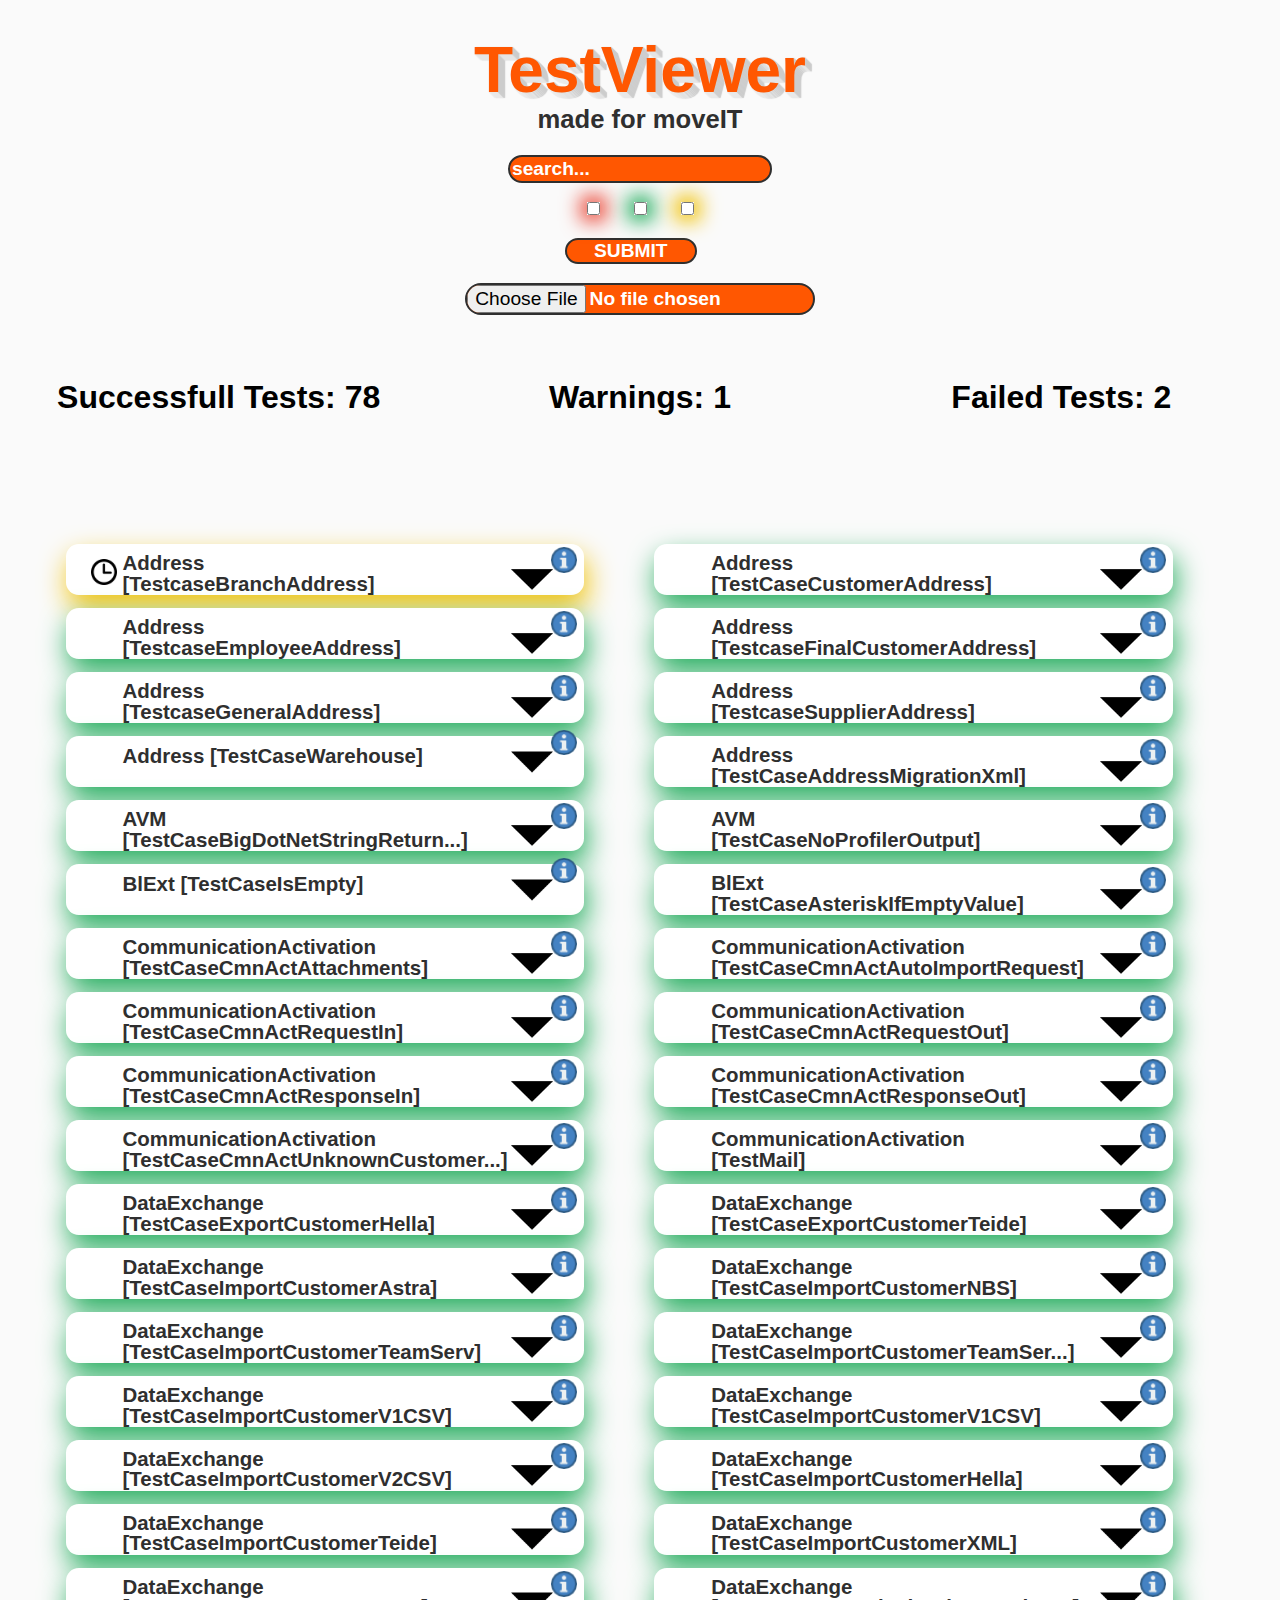
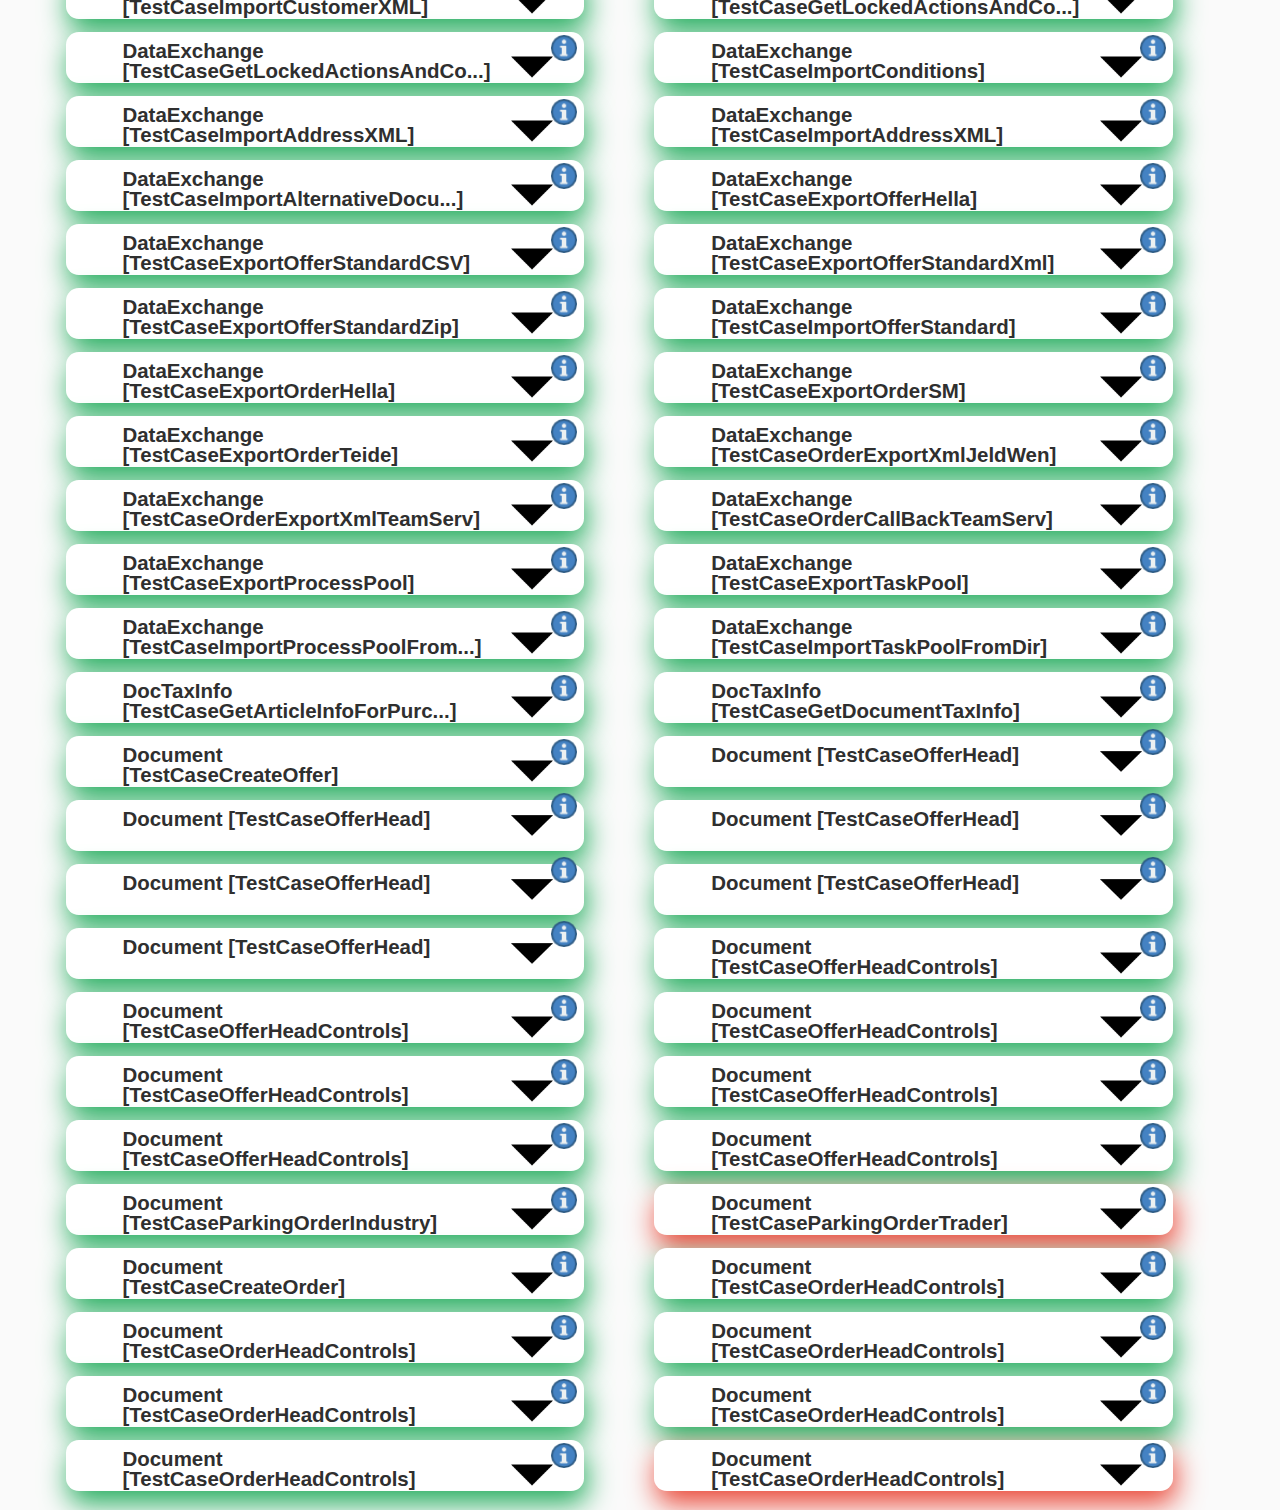
<file: public/index.html>
<!DOCTYPE html>
<html lang="en">

<head>
    <meta charset="UTF-8">
    <meta name="viewport" content="width=device-width, initial-scale=1.0">
    <title>TestViewer</title>
    <link rel="stylesheet" href="style.css">
    <script defer src="main.js"></script>
    <script src="../AutoJS-master/auto.standard.js" type="text/javascript"></script>
    <script src="../anime-master/lib/anime.min.js"></script>
    <script src="../public/help-functions.js"></script>
</head>
<body id="body">
    <div id="topLine">
        <p id="headline">TestViewer</p>
        <p id="headline_bottom">made for moveIT</p>
        <div class="autocomplete">
        <input type="text" id="searchbar" placeholder="search...">
    </div>
        <p></p>
        <input type="checkbox" id="fail_check">
        <input type="checkbox" id="success_check">
        <input type="checkbox" id="warning_check">
        <div id="submit_button" onclick="Recall()">SUBMIT</div>
        <input type="file" id="fileInput">
        <div id="trackerContainer">
            <p id="successDisplay">Successfull Tests: </p>
            <p id="warningDisplay">Warnings: </p>
            <p id="failDisplay">Failed Tests: </p>
        </div>
    </div>
    <div id="main_container">
        <div class="message_container" id="0_message">
          
            <div class="button_display" >
                <p class="button_text">This is a test</p>
            </div>
            <img class="dropdown_arrow" src="./img/dropdown-pfeil.png" onclick="generateDetails(0)">
            <div class="detail_container" id="0_detail">
                <p onclick="">Lordsfghjkl</p>
                <p>Lordsfghjkl</p>
                <p>Lordsfghjkl</p>
                <p>a</p>
                <p>Lordsfghjkl</p>
                <p>Lordsfghjkl</p>
                <p>Lordsfghjkl</p>
                <p>Lordsfghjkl</p>
                <p>Lordsfghjkl</p>
            </div>
        </div>

     
    </div>
    <div id="message_popup">

    </div>

</body>

</html>
</file>
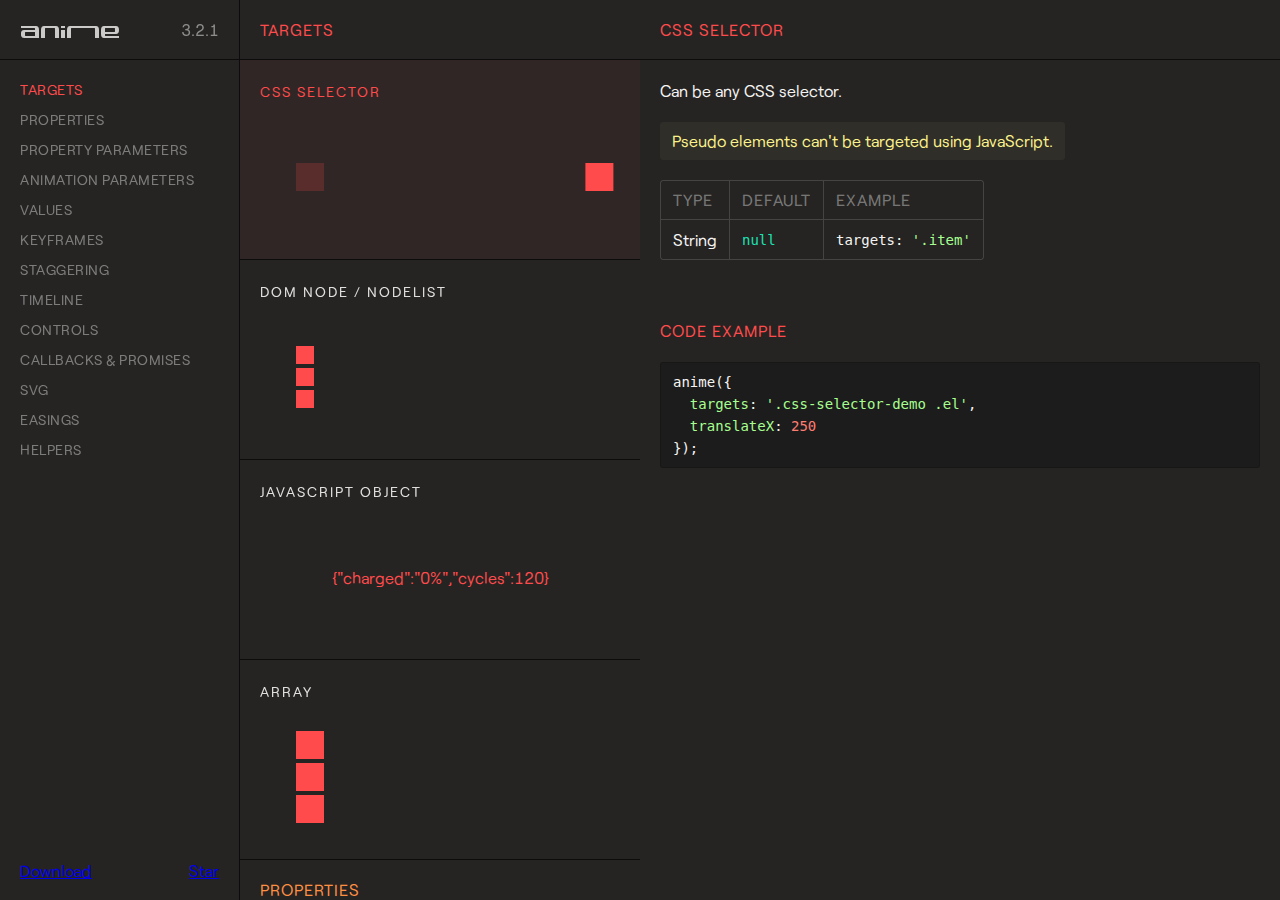
<file: anime-master/documentation/index.html>
<!DOCTYPE html>
<html>
<head>
  <title>Documentation | anime.js</title>
  <meta charset="utf-8">
  <meta name="viewport" content="width=device-width, initial-scale=1, maximum-scale=1">

  <meta property="og:title" content="anime.js">
  <meta property="og:url" content="https://animejs.com">
  <meta property="og:description" content="Javascript animation engine">
  <meta property="og:image" content="https://animejs.com/documentation/assets/img/social-media-image.png">

  <meta name="twitter:card" content="summary_large_image">
  <meta name="twitter:site" content="@juliangarnier">
  <meta name="twitter:creator" content="@juliangarnier">
  <meta name="twitter:title" content="anime.js">
  <meta name="twitter:description" content="Javascript animation engine">
  <meta name="twitter:image" content="https://animejs.com/documentation/assets/img/social-media-image.png">

  <link rel="apple-touch-icon-precomposed" href="assets/img/apple-touch-icon.png">
  <link rel="icon" type="image/png" href="assets/img/favicon.png" >

  <link href="//cloud.typenetwork.com/projects/2160/fontface.css/" rel="stylesheet" type="text/css">

  <link href="assets/css/animejs.css" rel="stylesheet">
  <link href="assets/css/anime-theme.css" rel="stylesheet">
  <link href="assets/css/documentation.css" rel="stylesheet">

  <script src="../lib/anime.min.js"></script>
</head>
<body>
  <div class="content">
    <header class="header">
    <a class="logo" href="https://github.com/juliangarnier/anime/">
      <img class="anime-mini-logo" src="assets/img/anime-mini-logo.svg" />
      <span class="version-number"></span>
    </a>
    </header>
    <section class="pane sidebar">
      <nav class="navigation"></nav>
      <div class="sidebar-info">
        <a class="github-button" href="https://github.com/juliangarnier/anime/archive/master.zip" data-color-scheme="no-preference: dark; light: dark; dark: dark;" data-icon="octicon-cloud-download" aria-label="Download juliangarnier/anime on GitHub">Download</a>
        <a class="github-button" href="https://github.com/juliangarnier/anime" data-color-scheme="no-preference: dark; light: dark; dark: dark;" data-show-count="true" aria-label="Star juliangarnier/anime on GitHub">Star</a>
      </div>
    </section>
    <section class="pane demos">

<!-- TARGETS -->
<article id="targets" class="color-targets">
  <header>
    <h2 class="demos-title">Targets</h2>
  </header>

<div id="cssSelector" class="demo">
  <h3 class="demo-title">CSS Selector</h3>
  <div class="demo-description">
    <p>Can be any CSS selector.</p>
    <p class="bubble warning">Pseudo elements can't be targeted using JavaScript.</p>
    <table>
      <thead>
        <td>Type</td>
        <td>Default</td>
        <td>Example</td>
      </thead>
      <tr>
        <td>String</td>
        <td><code>null</code></td>
        <td><code>targets: '.item'</code></td>
      </tr>
    </table>
  </div>
  <div class="demo-content css-selector-demo">
    <div class="line">
      <div class="square shadow"></div>
      <div class="square el"></div>
    </div>
  </div>
  <script>var cssSelector = function() {
/*DEMO*/
anime({
  targets: '.css-selector-demo .el',
  translateX: 250
});
/*DEMO*/
}
  </script>

</div>

<div id="domNode" class="demo">
  <h3 class="demo-title">DOM Node / NodeList</h3>
  <div class="demo-description">
    <p>
      Can be any DOM Node or NodeList.
    </p>
    <table>
      <thead>
        <td>Type</td>
        <td>Default</td>
        <td>Example</td>
      </thead>
      <tr>
        <td>DOM Node</td>
        <td><code>null</code></td>
        <td><code>targets: el.querySelector('.item')</code></td>
      </tr>
      <tr>
        <td>NodeList</td>
        <td><code>null</code></td>
        <td><code>targets: el.querySelectorAll('.item')</code></td>
      </tr>
    </table>
  </div>
  <div class="demo-content dom-node-demo">
    <div class="line">
      <div class="small square shadow"></div>
      <div class="small square el"></div>
    </div>
    <div class="line">
      <div class="small square shadow"></div>
      <div class="small square el"></div>
    </div>
    <div class="line">
      <div class="small square shadow"></div>
      <div class="small square el"></div>
    </div>
  </div>
  <script>var domNode = function() {
/*DEMO*/
var elements = document.querySelectorAll('.dom-node-demo .el');

anime({
  targets: elements,
  translateX: 270
});
/*DEMO*/
}
  </script>
</div>

<div id="JSobject" class="demo">
  <h3 class="demo-title">JavaScript Object</h3>
  <div class="demo-description">
    <p>
      A JavaScript Object with at least one property containing a numerical value.
    </p>
    <table>
      <thead>
        <td>Type</td>
        <td>Default</td>
        <td>Example</td>
      </thead>
      <tr>
        <td>Object</td>
        <td><code>null</code></td>
        <td><code>targets: myObjectProp</code></td>
      </tr>
    </table>
  </div>
  <div class="demo-content">
    <pre class="battery-log">{"charged":"0%","cycles":120}</pre>
  </div>
  <script>var JSobject = function() {
/*DEMO*/
var logEl = document.querySelector('.battery-log');

var battery = {
  charged: '0%',
  cycles: 120
}

anime({
  targets: battery,
  charged: '100%',
  cycles: 130,
  round: 1,
  easing: 'linear',
  update: function() {
    logEl.innerHTML = JSON.stringify(battery);
  }
});
/*DEMO*/
}
  </script>
<script>
</script>
</div>

<div id="array" class="demo">
  <h3 class="demo-title">Array</h3>
  <div class="demo-description">
    <p>
      An array containing multiple targets.
    </p>
    <p class="bubble info">
      Accepts mixed types. E.g. <code>['.el', domNode, jsObject]</code>
    </p>
    <table>
      <thead>
        <td>Type</td>
        <td>Default</td>
        <td>Example</td>
      </thead>
      <tr>
        <td>Array</td>
        <td><code>null</code></td>
        <td><code>targets: ['.item', el.getElementById('#thing')]</code></td>
      </tr>
    </table>
  </div>
  <div class="demo-content mixed-array-demo">
    <div class="line">
      <div class="square shadow"></div>
      <div class="square el el-01"></div>
    </div>
    <div class="line">
      <div class="square shadow"></div>
      <div class="square el el-02"></div>
    </div>
    <div class="line">
      <div class="square shadow"></div>
      <div class="square el el-03"></div>
    </div>
  </div>
  <script>var array = function() {
/*DEMO*/
var el = document.querySelector('.mixed-array-demo .el-01');

anime({
  targets: [el, '.mixed-array-demo .el-02', '.mixed-array-demo .el-03'],
  translateX: 250
});
/*DEMO*/
}
  </script>

</div>

</article>
<!-- -->

<!-- ANIMATABLE PROPERTIES -->
<article id="properties" class="color-properties">
<header>
  <h2 class="demos-title">Properties</h2>
</header>

<div id="cssProperties" class="demo">
  <h3 class="demo-title">CSS Properties</h3>
  <div class="demo-description">
    <p>
      Any CSS properties can be animated.
    </p>
    <p class="bubble warning">
      Most CSS properties will cause layout changes or repaint, and will result in choppy animation.
      Prioritize opacity and CSS transforms as much as possible.
    </p>
    <p>More details about accepted values in the <a class="color-values" href="#unitlessValue">values</a> section.</p>
    <table>
      <thead>
        <td>Example</td>
        <td>value</td>
      </thead>
      <tr>
        <td><code>opacity</code></td>
        <td><code>.5</code></td>
      </tr>
      <tr>
        <td><code>left</code></td>
        <td><code>'100px'</code></td>
      </tr>
    </table>
  </div>
  <div class="demo-content css-prop-demo">
    <div class="large square shadow"></div>
    <div class="large square el"></div>
  </div>
  <script>var cssProperties = function() {
/*DEMO*/
anime({
  targets: '.css-prop-demo .el',
  left: '240px',
  backgroundColor: '#FFF',
  borderRadius: ['0%', '50%'],
  easing: 'easeInOutQuad'
});
/*DEMO*/
}
  </script>
</div>

<div id="CSStransforms" class="demo">
  <h3 class="demo-title">CSS Transforms</h3>
  <div class="demo-description">
    <p>
      Animate CSS transforms properties individually.
    </p>
    <p class="bubble info">
      It's possible to specify different timing for each transforms properties, more details in the <a class="color-prop-params" href="#specificPropParameters">specific property parameters</a> section.
    </p>
    <p>More details about accepted values in the <a class="color-values" href="#unitlessValue">values</a> section.</p>
    <table>
      <thead>
        <td>Valid properties</td>
        <td>Default unit</td>
      </thead>
      <tr><td><code>'translateX'</code></td><td><code>'px'</code></td></tr>
      <tr><td><code>'translateY'</code></td><td><code>'px'</code></td></tr>
      <tr><td><code>'translateZ'</code></td><td><code>'px'</code></td></tr>
      <tr><td><code>'rotate'</code></td><td><code>'deg'</code></td></tr>
      <tr><td><code>'rotateX'</code></td><td><code>'deg'</code></td></tr>
      <tr><td><code>'rotateY'</code></td><td><code>'deg'</code></td></tr>
      <tr><td><code>'rotateZ'</code></td><td><code>'deg'</code></td></tr>
      <tr><td><code>'scale'</code></td><td><code>—</code></td></tr>
      <tr><td><code>'scaleX'</code></td><td><code>—</code></td></tr>
      <tr><td><code>'scaleY'</code></td><td><code>—</code></td></tr>
      <tr><td><code>'scaleZ'</code></td><td><code>—</code></td></tr>
      <tr><td><code>'skew'</code></td><td><code>'deg'</code></td></tr>
      <tr><td><code>'skewX'</code></td><td><code>'deg'</code></td></tr>
      <tr><td><code>'skewY'</code></td><td><code>'deg'</code></td></tr>
      <tr><td><code>'perspective'</code></td><td><code>'px'</code></td></tr>
    </table>
  </div>
  <div class="demo-content css-transforms-demo">
    <div class="square shadow"></div>
    <div class="square el"></div>
  </div>
  <script>var CSStransforms = function() {
/*DEMO*/
anime({
  targets: '.css-transforms-demo .el',
  translateX: 250,
  scale: 2,
  rotate: '1turn'
});
/*DEMO*/
}
  </script>
</div>

<div id="JSobjProp" class="demo">
  <h3 class="demo-title">Object properties</h3>
  <div class="demo-description">
    <p>
      Any Object property containing a numerical value can be animated.<br>
      More details about accepted values in the <a class="color-values" href="#unitlessValue">values</a> section.
    </p>
    <table>
      <thead>
        <td>Example</td>
        <td>value</td>
      </thead>
      <tr>
        <td><code>prop1</code></td>
        <td><code>50</code></td>
      </tr>
      <tr>
        <td><code>'prop2'</code></td>
        <td><code>'100%'</code></td>
      </tr>
    </table>
  </div>
  <div class="demo-content">
    <pre class="js-object-log">{"prop1":0,"prop2":"0%"}</pre>
  </div>
  <script>var JSobjProp = function() {
/*DEMO*/
var objPropLogEl = document.querySelector('.js-object-log');

var myObject = {
  prop1: 0,
  prop2: '0%'
}

anime({
  targets: myObject,
  prop1: 50,
  prop2: '100%',
  easing: 'linear',
  round: 1,
  update: function() {
    objPropLogEl.innerHTML = JSON.stringify(myObject);
  }
});
/*DEMO*/
}
  </script>
</div>

<div id="domAttr" class="demo">
  <h3 class="demo-title">DOM Attributes</h3>
  <div class="demo-description">
    <p>
      Any DOM Attributes containing a numerical value can be animated.<br>
      More details about accepted values in the <a class="color-values" href="#unitlessValue">values</a> section.
    </p>
    <table>
      <thead>
        <td>Example</td>
        <td>value</td>
      </thead>
      <tr>
        <td><code>value</code></td>
        <td><code>1000</code></td>
      </tr>
      <tr>
        <td><code>volume</code></td>
        <td><code>0</code></td>
      </tr>
      <tr>
        <td><code>data-custom</code></td>
        <td><code>'3 dogs'</code></td>
      </tr>
    </table>
  </div>
  <div class="demo-content dom-attribute-demo">
    <input class="el text-output" value="0"></input>
  </div>
  <script>var domAttr = function() {
/*DEMO*/
anime({
  targets: '.dom-attribute-demo input',
  value: [0, 1000],
  round: 1,
  easing: 'easeInOutExpo'
});
/*DEMO*/
}
  </script>
</div>

<div id="svgAttr" class="demo">
  <h3 class="demo-title">SVG Attributes</h3>
  <div class="demo-description">
    <p>
      Like any other <a class="color-properties" href="#domAttr">DOM attributes</a>, all SVG attributes containing at least one numerical value can be animated.<br>
      More details about accepted values in the <a class="color-values" href="#unitlessValue">values</a> section and SVG animation in the <a class="color-svg" href="#motionPath">SVG</a> section.
    </p>
    <table>
      <thead>
        <td>Example</td>
        <td>value</td>
      </thead>
      <tr>
        <td><code>points</code></td>
        <td><code>'64 68.64 8.574 100 63.446 67.68 64 4 64.554 67.68 119.426 100'</code></td>
      </tr>
      <tr>
        <td><code>scale</code></td>
        <td><code>1</code></td>
      </tr>
      <tr>
        <td><code>baseFrequency</code></td>
        <td><code>0</code></td>
      </tr>
    </table>
  </div>
  <div class="demo-content align-center svg-attributes-demo">
<svg width="128" height="128" viewBox="0 0 128 128">
  <filter id="displacementFilter">
    <feTurbulence type="turbulence" baseFrequency=".05" numOctaves="2" result="turbulence"/>
    <feDisplacementMap in2="turbulence" in="SourceGraphic" scale="15" xChannelSelector="R" yChannelSelector="G"/>
  </filter>
  <polygon points="64 68.64 8.574 100 63.446 67.68 64 4 64.554 67.68 119.426 100" style="filter: url(#displacementFilter)" fill="currentColor"/>
</svg>
  </div>
  <script>var svgAttr = function() {
  // Needed to reset demo
  var polyEl = document.querySelector('.svg-attributes-demo polygon');
  var feTurbulenceEl = document.querySelector('feTurbulence');
  var feDisplacementMap = document.querySelector('feDisplacementMap');
  polyEl.setAttribute('points', '64 68.64 8.574 100 63.446 67.68 64 4 64.554 67.68 119.426 100');
  feTurbulenceEl.setAttribute('baseFrequency', '.05');
  feDisplacementMap.setAttribute('scale', '15');
/*DEMO*/
anime({
  targets: ['.svg-attributes-demo polygon', 'feTurbulence', 'feDisplacementMap'],
  points: '64 128 8.574 96 8.574 32 64 0 119.426 32 119.426 96',
  baseFrequency: 0,
  scale: 1,
  loop: true,
  direction: 'alternate',
  easing: 'easeInOutExpo'
});
/*DEMO*/
}
  </script>

</div>

</article>
<!-- -->

<!-- PROPERTY PARAMETERS -->
<article id="propertyParameters" class="color-prop-params">
  <header>
    <h2 class="demos-title">Property parameters</h2>
  </header>

<div id="duration" class="demo">
  <h3 class="demo-title">Duration</h3>
  <div class="demo-description">
    <p>
      Defines the duration in milliseconds of the animation.
    </p>
    <table>
      <thead>
        <td>Type</td>
        <td>Default</td>
        <td>Example</td>
      </thead>
      <tr>
        <td>Number</td>
        <td><code>1000</code></td>
        <td><code>3000</code></td>
      </tr>
      <tr>
        <td>anime.stagger</td>
        <td>See <a class="color-staggering" href="#staggeringBasics">staggering</a> section</td>
        <td><code>anime.stagger(150)</code></td>
      </tr>
      <tr>
        <td>Function</td>
        <td>See <a class="color-prop-params" href="#functionBasedParameters">function based parameters</a> section</td>
        <td><code>(el, i) => i * 150</code></td>
      </tr>
    </table>
  </div>
  <div class="demo-content duration-demo">
    <div class="label">3000 ms</div>
    <div class="square shadow"></div>
    <div class="square el"></div>
  </div>
  <script>var duration = function() {
/*DEMO*/
anime({
  targets: '.duration-demo .el',
  translateX: 250,
  duration: 3000
});
/*DEMO*/
}
  </script>
</div>

<div id="delay" class="demo">
  <h3 class="demo-title">Delay</h3>
  <div class="demo-description">
    <p>
      Defines the delay in milliseconds of the animation.
    </p>
    <table>
      <thead>
        <td>Type</td>
        <td>Default</td>
        <td>Example</td>
      </thead>
      <tr>
        <td>Number</td>
        <td><code>0</code></td>
        <td><code>1000</code></td>
      </tr>
      <tr>
        <td>anime.stagger</td>
        <td>See <a class="color-staggering" href="#staggeringBasics">staggering</a> section</td>
        <td><code>anime.stagger(150)</code></td>
      </tr>
      <tr>
        <td>Function</td>
        <td>See <a class="color-prop-params" href="#functionBasedParameters">function based parameters</a> section</td>
        <td><code>(el, i) => i * 150</code></td>
      </tr>
    </table>
  </div>
  <div class="demo-content delay-demo">
    <div class="label">1000 ms</div>
    <div class="square shadow"></div>
    <div class="square el"></div>
  </div>
  <script>var delay = function() {
/*DEMO*/
anime({
  targets: '.delay-demo .el',
  translateX: 250,
  delay: 1000
});
/*DEMO*/
}
  </script>
</div>

<div id="endDelay" class="demo">
  <h3 class="demo-title">end delay</h3>
  <div class="demo-description">
    <p>
      Adds some extra time in milliseconds at the end of the animation.
    </p>
    <table>
      <thead>
        <td>Type</td>
        <td>Default</td>
        <td>Example</td>
      </thead>
      <tr>
        <td>Number</td>
        <td><code>0</code></td>
        <td><code>1000</code></td>
      </tr>
      <tr>
        <td>anime.stagger</td>
        <td>See <a class="color-staggering" href="#staggeringBasics">staggering</a> section</td>
        <td><code>anime.stagger(150)</code></td>
      </tr>
      <tr>
        <td>Function</td>
        <td>See <a class="color-prop-params" href="#functionBasedParameters">function based parameters</a> section</td>
        <td><code>(el, i) => i * 150</code></td>
      </tr>
    </table>
  </div>
  <div class="demo-content end-delay-demo">
    <div class="label">1000 ms</div>
    <div class="square shadow"></div>
    <div class="square el"></div>
  </div>
  <script>var endDelay = function() {
/*DEMO*/
anime({
  targets: '.end-delay-demo .el',
  translateX: 250,
  endDelay: 1000,
  direction: 'alternate'
});
/*DEMO*/
}
  </script>

</div>

<div id="easing" class="demo">
  <h3 class="demo-title">Easing</h3>
  <div class="demo-description">
    <p>
      Defines the timing function of the animation.
    </p>
    <p class="bubble info">
      Check out the <a class="color-easings" href="#linearEasing">easings</a> section for a complete list of available easing and parameters.
    </p>
    <table>
      <thead>
        <td>Type</td>
        <td>Default</td>
        <td>Example</td>
      </thead>
      <tr>
        <td>String</td>
        <td><code>'easeOutElastic(1, .5)'</code></td>
        <td><code>easing: 'easeInOutQuad'</code></td>
      </tr>
    </table>
  </div>
  <div class="demo-content easing-demo">
    <div class="label">easeInOutExpo</div>
    <div class="square shadow"></div>
    <div class="square el"></div>
  </div>
  <script>var easing = function() {
/*DEMO*/
anime({
  targets: '.easing-demo .el',
  translateX: 250,
  easing: 'easeInOutExpo'
});
/*DEMO*/
}
  </script>

</div>

<div id="round" class="demo">
  <h3 class="demo-title">Round</h3>
  <div class="demo-description">
    <p>
      Rounds up the value to x decimals.
    </p>
    <table>
      <thead>
        <td>Type</td>
        <td>Default</td>
        <td>Example</td>
      </thead>
      <tr>
        <td>Number</td>
        <td><code>0</code></td>
        <td><code>round: 10</code></td>
      </tr>
    </table>
  </div>
  <div class="demo-content">
    <pre class="round-log">0</pre>
  </div>
  <script>var round = function() {
/*DEMO*/
var roundLogEl = document.querySelector('.round-log');

anime({
  targets: roundLogEl,
  innerHTML: [0, 10000],
  easing: 'linear',
  round: 10 // Will round the animated value to 1 decimal
});
/*DEMO*/
}
  </script>
</div>

<div id="specificPropParameters" class="demo">
  <h3 class="demo-title">Specific property parameters</h3>
  <div class="demo-description">
    <p>
      Defines specific parameters to each property of the animation using an Object as value.<br>
      Other properties that aren't specified in the Object are inheritted from the main animation.
    </p>
    <table>
      <thead>
        <td>Type</td>
        <td>Example</td>
      </thead>
      <tr>
        <td>Object</td>
<td><code>rotate: {
  value: 360,
  duration: 1800,
  easing: 'easeInOutSine'
}</code></td>
      </tr>
    </table>
  </div>
  <div class="demo-content specific-prop-params-demo">
    <div class="square shadow"></div>
    <div class="square el"></div>
  </div>
  <script>var specificPropParameters = function() {
/*DEMO*/
anime({
  targets: '.specific-prop-params-demo .el',
  translateX: {
    value: 250,
    duration: 800
  },
  rotate: {
    value: 360,
    duration: 1800,
    easing: 'easeInOutSine'
  },
  scale: {
    value: 2,
    duration: 1600,
    delay: 800,
    easing: 'easeInOutQuart'
  },
  delay: 250 // All properties except 'scale' inherit 250ms delay
});
/*DEMO*/
}
  </script>

</div>

<div id="functionBasedParameters" class="demo">
  <h3 class="demo-title">Function based parameters</h3>
  <div class="demo-description">
    <p>
      Get different values for every target and property of the animation.
    </p>
    <p>
      The function accepts 3 arguments:
    </p>
    <table>
      <thead>
        <td>Arguments</td>
        <td>Infos</td>
      </thead>
      <tr>
        <td><code>target</code></td>
        <td>The curent animated targeted element</td>
      </tr>
      <tr>
        <td><code>index</code></td>
        <td>The index of the animated targeted element</td>
      </tr>
      <tr>
        <td><code>targetsLength</code></td>
        <td>The total number of animated targets</td>
      </tr>
    </table>
    <p class="bubble info">
      See <a class="color-staggering" href="#staggeringBasics">staggering</a> section for easier values manipulation.
    </p>
  </div>
  <div class="demo-content function-based-params-demo">
    <div class="line">
      <div class="small label">delay = 0 * 100</div>
      <div class="small square shadow"></div>
      <div class="small square el"></div>
    </div>
    <div class="line">
      <div class="small label">delay = 1 * 100</div>
      <div class="small square shadow"></div>
      <div class="small square el"></div>
    </div>
    <div class="line">
      <div class="small label">delay = 2 * 100</div>
      <div class="small square shadow"></div>
      <div class="small square el"></div>
    </div>
  </div>
  <script>var functionBasedParameters = function() {
/*DEMO*/
anime({
  targets: '.function-based-params-demo .el',
  translateX: 270,
  direction: 'alternate',
  loop: true,
  delay: function(el, i, l) {
    return i * 100;
  },
  endDelay: function(el, i, l) {
    return (l - i) * 100;
  }
});
/*DEMO*/
}
  </script>

</div>

</article>
<!-- -->

<!-- ANIMATION PARAMETERS -->
<article id="animationParameters" class="color-anim-params">
  <header>
    <h2 class="demos-title">Animation parameters</h2>
  </header>

<div id="direction" class="demo">
  <h3 class="demo-title">Direction</h3>
  <div class="demo-description">
    <p>
      Defines the direction of the animation.
    </p>
    <table>
      <thead>
        <td>Accepts</td>
        <td>Infos</td>
      </thead>
      <tr>
        <td><code>'normal'</code></td>
        <td>Animation progress goes from 0 to 100%</td>
      </tr>
      <tr>
        <td><code>'reverse'</code></td>
        <td>Animation progress goes from 100% to 0%</td>
      </tr>
      <tr>
        <td><code>'alternate'</code></td>
        <td>Animation progress goes from 0% to 100% then goes back to 0%</td>
      </tr>
    </table>
  </div>
  <div class="demo-content">
    <div class="line">
      <div class="label">normal</div>
      <div class="square shadow"></div>
      <div class="square el dir-normal"></div>
    </div>
    <div class="line">
      <div class="label">reverse</div>
      <div class="square shadow"></div>
      <div class="square el dir-reverse"></div>
    </div>
    <div class="line">
      <div class="label">alternate</div>
      <div class="square shadow"></div>
      <div class="square el dir-alternate"></div>
    </div>
  </div>
  <script>var direction = function() {
/*DEMO*/
anime({
  targets: '.dir-normal',
  translateX: 250,
  easing: 'easeInOutSine'
});

anime({
  targets: '.dir-reverse',
  translateX: 250,
  direction: 'reverse',
  easing: 'easeInOutSine'
});

anime({
  targets: '.dir-alternate',
  translateX: 250,
  direction: 'alternate',
  easing: 'easeInOutSine'
});
/*DEMO*/
}
  </script>

</div>

<div id="loop" class="demo">
  <h3 class="demo-title">Loop</h3>
  <div class="demo-description">
    <p>
      Defines the number of iterations of your animation.
    </p>
    <table>
      <thead>
        <td>Accepts</td>
        <td>Infos</td>
      </thead>
      <tr>
        <td><code>Number</code></td>
        <td>The number of iterations</td>
      </tr>
      <tr>
        <td><code>true</code></td>
        <td>Loop indefinitely</td>
      </tr>
    </table>
  </div>
  <div class="demo-content">
    <div class="line">
      <div class="small label">normal 3 times</div>
      <div class="small square shadow"></div>
      <div class="small square el loop"></div>
    </div>
    <div class="line">
      <div class="small label">reverse 3 times</div>
      <div class="small square shadow"></div>
      <div class="small square el loop-reverse"></div>
    </div>
    <div class="line">
      <div class="small label">alternate 3 times</div>
      <div class="small square shadow"></div>
      <div class="small square el loop-alternate"></div>
    </div>
    <div class="line">
      <div class="small label">normal inifinite</div>
      <div class="small square shadow"></div>
      <div class="small square el loop-infinity"></div>
    </div>
    <div class="line">
      <div class="small label">inifinite reverse</div>
      <div class="small square shadow"></div>
      <div class="small square el loop-reverse-infinity"></div>
    </div>
    <div class="line">
      <div class="small label">inifinite alternate</div>
      <div class="small square shadow"></div>
      <div class="small square el loop-alternate-infinity"></div>
    </div>
  </div>
  <script>var loop = function() {
/*DEMO*/
anime({
  targets: '.loop',
  translateX: 270,
  loop: 3,
  easing: 'easeInOutSine'
});

anime({
  targets: '.loop-infinity',
  translateX: 270,
  loop: true,
  easing: 'easeInOutSine'
});

anime({
  targets: '.loop-reverse',
  translateX: 270,
  loop: 3,
  direction: 'reverse',
  easing: 'easeInOutSine'
});

anime({
  targets: '.loop-reverse-infinity',
  translateX: 270,
  direction: 'reverse',
  loop: true,
  easing: 'easeInOutSine'
});

anime({
  targets: '.loop-alternate',
  translateX: 270,
  loop: 3,
  direction: 'alternate',
  easing: 'easeInOutSine'
});

anime({
  targets: '.loop-alternate-infinity',
  translateX: 270,
  direction: 'alternate',
  loop: true,
  easing: 'easeInOutSine'
});
/*DEMO*/
}
  </script>
</div>

<div id="autoplay" class="demo">
  <h3 class="demo-title">Autoplay</h3>
  <div class="demo-description">
    <p>
      Defines if the animation should automatically starts or not.
    </p>
    <table>
      <thead>
        <td>Accepts</td>
        <td>Infos</td>
      </thead>
      <tr>
        <td><code>true</code></td>
        <td>Automatically starts the animation</td>
      </tr>
      <tr>
        <td><code>false</code></td>
        <td>Animation is paused by default</td>
      </tr>
    </table>
  </div>
  <div class="demo-content">
    <div class="line">
      <div class="label">autoplay: true</div>
      <div class="square shadow"></div>
      <div class="square el autoplay-true"></div>
    </div>
    <div class="line">
      <div class="label">autoplay: false</div>
      <div class="square shadow"></div>
      <div class="square el autoplay-false"></div>
    </div>
  </div>
  <script>var autoplay = function() {
/*DEMO*/
anime({
  targets: '.autoplay-true',
  translateX: 250,
  autoplay: true,
  easing: 'easeInOutSine'
});

anime({
  targets: '.autoplay-false',
  translateX: 250,
  autoplay: false,
  easing: 'easeInOutSine'
});
/*DEMO*/
}
  </script>
</div>

</article>
<!-- -->

<!-- VALUES -->
<article id="values" class="color-values">
<header>
  <h2 class="demos-title">Values</h2>
</header>

<div id="unitlessValue" class="demo">
  <h3 class="demo-title">Unitless</h3>
  <div class="demo-description">
    <p>
      If the original value has a unit, it will be automatically added to the animated value.
    </p>
    <table>
      <thead>
        <td>Type</td>
        <td>Example</td>
      </thead>
      <tr>
        <td>Number</td>
        <td><code>translateX: 250</code></td>
      </tr>
    </table>
  </div>
  <div class="demo-content unitless-values-demo">
    <div class="circle shadow"></div>
    <div class="circle el"></div>
  </div>
  <script>var unitlessValue = function() {
/*DEMO*/
anime({
  targets: '.unitless-values-demo .el',
  translateX: 250, // -> '250px'
  rotate: 540 // -> '540deg'
});
/*DEMO*/
}
  </script>

</div>

<div id="specificUnitValue" class="demo">
  <h3 class="demo-title">Specific unit</h3>
  <div class="demo-description">
    <p>
      Forces the animation to use a certain unit and will automatically convert the initial target value.
    </p>
    <p class="bubble warning">
      Conversion accuracy can vary depending of the unit used.<br>
      You can also define the initial value of the animation directly using an array, see the <a href="#fromToValues" class="color-values">from to values</a> section.
    </p>
    <table>
      <thead>
        <td>Type</td>
        <td>Example</td>
      </thead>
      <tr>
        <td>String</td>
        <td><code>width: '100%'</code></td>
      </tr>
    </table>
  </div>
  <div class="demo-content specific-unit-values-demo">
    <div class="square shadow"></div>
    <div class="square el"></div>
  </div>
  <script>var specificUnitValue = function() {
/*DEMO*/
anime({
  targets: '.specific-unit-values-demo .el',
  width: '100%', // -> from '28px' to '100%',
  easing: 'easeInOutQuad',
  direction: 'alternate',
  loop: true
});
/*DEMO*/
}
  </script>

</div>

<div id="relativeValues" class="demo">
  <h3 class="demo-title">Relative</h3>
  <div class="demo-description">
    <p>
      Adds, substracts or multiplies the original value.
    </p>
    <table>
      <thead>
        <td>Accepts</td>
        <td>Effect</td>
        <td>Example</td>
      </thead>
      <tr>
        <td><code>'+='</code></td>
        <td>Add</td>
        <td><code>'+=100'</code></td>
      </tr>
      <tr>
        <td><code>'-='</code></td>
        <td>Substract</td>
        <td><code>'-=2turn'</code></td>
      </tr>
      <tr>
        <td><code>'*='</code></td>
        <td>Multiply</td>
        <td><code>'*=10'</code></td>
      </tr>
    </table>
  </div>
  <div class="demo-content">
    <div class="circle shadow"></div>
    <div class="circle el relative-values"></div>
  </div>
  <script>var relativeValues = function() {
/*DEMO*/
var relativeEl = document.querySelector('.el.relative-values');
relativeEl.style.transform = 'translateX(100px)';

anime({
  targets: '.el.relative-values',
  translateX: {
    value: '*=2.5', // 100px * 2.5 = '250px'
    duration: 1000
  },
  width: {
    value: '-=20px', // 28 - 20 = '8px'
    duration: 1800,
    easing: 'easeInOutSine'
  },
  rotate: {
    value: '+=2turn', // 0 + 2 = '2turn'
    duration: 1800,
    easing: 'easeInOutSine'
  },
  direction: 'alternate'
});
/*DEMO*/
}
  </script>

</div>

<div id="colors" class="demo">
  <h3 class="demo-title">Colors</h3>
  <div class="demo-description">
    <p>
      <i>anime.js</i> accepts and converts Hexadecimal, RGB, RGBA, HSL, and HSLA color values.
    </p>
    <p class="bubble warning">
      CSS color codes ( e.g. : <code>'red', 'yellow', 'aqua'</code> ) are not supported.
    </p>
    <table>
      <thead>
        <td>Accepts</td>
        <td>Example</td>
      </thead>
      <tr>
        <td>Hexadecimal</td>
        <td><code>'#FFF'</code> or <code>'#FFFFFF'</code></td>
      </tr>
      <tr>
        <td>RGB</td>
        <td><code>'rgb(255, 255, 255)'</code></td>
      </tr>
      <tr>
        <td>RGBA</td>
        <td><code>'rgba(255, 255, 255, .2)'</code></td>
      </tr>
      <tr>
        <td>HSL</td>
        <td><code>'hsl(0, 100%, 100%)'</code></td>
      </tr>
      <tr>
        <td>HSLA</td>
        <td><code>'hsla(0, 100%, 100%, .2)'</code></td>
      </tr>
    </table>
  </div>
  <div class="demo-content colors-demo">
    <div class="line">
      <div class="small label">HEX</div>
      <div class="small circle shadow"></div>
      <div class="small circle el color-hex"></div>
    </div>
    <div class="line">
      <div class="small label">RGB</div>
      <div class="small circle shadow"></div>
      <div class="small circle el color-rgb"></div>
    </div>
    <div class="line">
      <div class="small label">HSL</div>
      <div class="small circle shadow"></div>
      <div class="small circle el color-hsl"></div>
    </div>
    <div class="line">
      <div class="small label">RGBA</div>
      <div class="small circle shadow"></div>
      <div class="small circle el color-rgba"></div>
    </div>
    <div class="line">
      <div class="small label">HSLA</div>
      <div class="small circle shadow"></div>
      <div class="small circle el color-hsla"></div>
    </div>
  </div>
  <script>var colors = function() {
/*DEMO*/
var colorsExamples = anime.timeline({
  endDelay: 1000,
  easing: 'easeInOutQuad',
  direction: 'alternate',
  loop: true
})
.add({ targets: '.color-hex',  background: '#FFF' }, 0)
.add({ targets: '.color-rgb',  background: 'rgb(255,255,255)' }, 0)
.add({ targets: '.color-hsl',  background: 'hsl(0, 100%, 100%)' }, 0)
.add({ targets: '.color-rgba', background: 'rgba(255,255,255, .2)' }, 0)
.add({ targets: '.color-hsla', background: 'hsla(0, 100%, 100%, .2)' }, 0)
.add({ targets: '.colors-demo .el', translateX: 270 }, 0);
/*DEMO*/
}
  </script>

</div>

<div id="fromToValues" class="demo">
  <h3 class="demo-title">From To</h3>
  <div class="demo-description">
    <p>
      Forces the animation to start at a specified value.
    </p>
    <table>
      <thead>
        <td>Type</td>
        <td>Example</td>
      </thead>
      <tr>
        <td><code>Array</code></td>
        <td><code>['50%', '100%']</code></td>
      </tr>
    </table>
  </div>
  <div class="demo-content">
    <div class="circle shadow"></div>
    <div class="circle el from-to-values"></div>
  </div>
  <script>var fromToValues = function() {
/*DEMO*/
anime({
  targets: '.el.from-to-values',
  translateX: [100, 250], // from 100 to 250
  delay: 500,
  direction: 'alternate',
  loop: true
});
/*DEMO*/
}
  </script>

</div>

<div id="functionBasedPropVal" class="demo">
  <h3 class="demo-title">Function based values</h3>
  <div class="demo-description">
    <p>
      Get different values for every target and property of the animation.
    </p>
    <p>
      The function accepts 3 arguments:
    </p>
    <table>
      <thead>
        <td>Arguments</td>
        <td>Infos</td>
      </thead>
      <tr>
        <td><code>target</code></td>
        <td>The curently animated targeted element</td>
      </tr>
      <tr>
        <td><code>index</code></td>
        <td>The index of the animated targeted element</td>
      </tr>
      <tr>
        <td><code>targetsLength</code></td>
        <td>The total number of animated targets</td>
      </tr>
    </table>
  </div>
  <div class="demo-content function-based-values-demo">
    <div class="line">
      <div class="small circle shadow"></div>
      <div data-x="170" class="small circle el"></div>
    </div>
    <div class="line">
      <div class="small circle shadow"></div>
      <div data-x="80" class="small circle el"></div>
    </div>
    <div class="line">
      <div class="small circle shadow"></div>
      <div data-x="270" class="small circle el"></div>
    </div>
  </div>
  <script>var functionBasedPropVal = function() {
/*DEMO*/
anime({
  targets: '.function-based-values-demo .el',
  translateX: function(el) {
    return el.getAttribute('data-x');
  },
  translateY: function(el, i) {
    return 50 + (-50 * i);
  },
  scale: function(el, i, l) {
    return (l - i) + .25;
  },
  rotate: function() { return anime.random(-360, 360); },
  borderRadius: function() { return ['50%', anime.random(10, 35) + '%']; },
  duration: function() { return anime.random(1200, 1800); },
  delay: function() { return anime.random(0, 400); },
  direction: 'alternate',
  loop: true
});
/*DEMO*/
}
  </script>

</div>

</article>
<!-- -->

<!-- KEYFRAMES -->
<article id="keyframes" class="color-keyframes">
<header>
  <h2 class="demos-title">Keyframes</h2>
</header>

<div id="animationKeyframes" class="demo">
  <h3 class="demo-title">Animation keyframes</h3>
  <div class="demo-description">
    <p>
      Animation keyframes are defined using an Array, within the <code>keyframes</code> property.
    </p>
    <p class="bubble info">
      If there is no duration specified inside the keyframes, each keyframe duration will be equal to the animation's total duration divided by the number of keyframes.
    </p>
    <table>
      <thead>
        <td>Type</td>
        <td>Example</td>
      </thead>
      <tr>
        <td><code>Array</code></td>
        <td><code>[
  {value: 100, easing: 'easeOutExpo'},
  {value: 200, delay: 500},
  {value: 300, duration: 1000}
]</code></td>
      </tr>
    </table>
  </div>
  <div class="demo-content animation-keyframes-demo">
    <div class="circle shadow"></div>
    <div class="circle el keyframes"></div>
  </div>
  <script>var animationKeyframes = function() {
/*DEMO*/
anime({
  targets: '.animation-keyframes-demo .el',
  keyframes: [
    {translateY: -40},
    {translateX: 250},
    {translateY: 40},
    {translateX: 0},
    {translateY: 0}
  ],
  duration: 4000,
  easing: 'easeOutElastic(1, .8)',
  loop: true
});
/*DEMO*/
}
  </script>
</div>

<div id="propertyKeyframes" class="demo">
  <h3 class="demo-title">Property keyframes</h3>
  <div class="demo-description">
    <p>
      Similar to <a class="color-keyframes" href="#animationKeyframes">animation keyframes</a>, property keyframes are defined using an Array of property Object. Property keyframes allow overlapping animations since each property have its own keyframes array.
    </p>
    <p class="bubble info">
      If there is no duration specified inside the keyframes, each keyframe duration will be equal to the animation's total duration divided by the number of keyframes.
    </p>
    <table>
      <thead>
        <td>Type</td>
        <td>Example</td>
      </thead>
      <tr>
        <td><code>Array</code></td>
        <td><code>[
  {value: 100, easing: 'easeOutExpo'},
  {value: 200, delay: 500},
  {value: 300, duration: 1000}
]</code></td>
      </tr>
    </table>
  </div>
  <div class="demo-content property-keyframes-demo">
    <div class="circle shadow"></div>
    <div class="circle el keyframes"></div>
  </div>
  <script>var propertyKeyframes = function() {
/*DEMO*/
anime({
  targets: '.property-keyframes-demo .el',
  translateX: [
    { value: 250, duration: 1000, delay: 500 },
    { value: 0, duration: 1000, delay: 500 }
  ],
  translateY: [
    { value: -40, duration: 500 },
    { value: 40, duration: 500, delay: 1000 },
    { value: 0, duration: 500, delay: 1000 }
  ],
  scaleX: [
    { value: 4, duration: 100, delay: 500, easing: 'easeOutExpo' },
    { value: 1, duration: 900 },
    { value: 4, duration: 100, delay: 500, easing: 'easeOutExpo' },
    { value: 1, duration: 900 }
  ],
  scaleY: [
    { value: [1.75, 1], duration: 500 },
    { value: 2, duration: 50, delay: 1000, easing: 'easeOutExpo' },
    { value: 1, duration: 450 },
    { value: 1.75, duration: 50, delay: 1000, easing: 'easeOutExpo' },
    { value: 1, duration: 450 }
  ],
  easing: 'easeOutElastic(1, .8)',
  loop: true
});
/*DEMO*/
}
  </script>
</div>

</article>
<!-- -->

<!-- STAGGERING -->
<article id="staggering" class="color-staggering">
<header>
  <h2 class="demos-title">Staggering</h2>
</header>

<div id="staggeringBasics" class="demo">
  <h3 class="demo-title">Staggering basics</h3>
  <div class="demo-description">
    <p>
      Staggering allows you to animate multiple elements with <a href="https://en.wikipedia.org/wiki/Follow_through_and_overlapping_action">follow through and overlapping action</a>.
    </p>
    <pre><code>anime.stagger(value, options)</code></pre>
    <table>
      <thead>
        <td>Arguments</td>
        <td>Type</td>
        <td>Info</td>
        <td>Required</td>
      </thead>
      <tr>
        <td>Value</td>
        <td><code>Number</code>, <code>String</code>, <code>Array</code></td>
        <td>The manipulated value(s)</td>
        <td>Yes</td>
      </tr>
      <tr>
        <td>Options</td>
        <td><code>Object</code></td>
        <td>Stagger parameters</td>
        <td>No</td>
      </tr>
    </table>
  </div>
  <div class="demo-content basic-staggering-demo">
    <div class="line">
      <div class="label">delay = (100 * 0) ms</div>
      <div class="small square shadow"></div>
      <div class="small square el"></div>
    </div>
    <div class="line">
      <div class="label">delay = (100 * 1) ms</div>
      <div class="small square shadow"></div>
      <div class="small square el"></div>
    </div>
    <div class="line">
      <div class="label">delay = (100 * 2) ms</div>
      <div class="small square shadow"></div>
      <div class="small square el"></div>
    </div>
    <div class="line">
      <div class="label">delay = (100 * 3) ms</div>
      <div class="small square shadow"></div>
      <div class="small square el"></div>
    </div>
    <div class="line">
      <div class="label">delay = (100 * 4) ms</div>
      <div class="small square shadow"></div>
      <div class="small square el"></div>
    </div>
    <div class="line">
      <div class="label">delay = (100 * 5) ms</div>
      <div class="small square shadow"></div>
      <div class="small square el"></div>
    </div>
  </div>
  <script>var staggeringBasics = function() {
/*DEMO*/
anime({
  targets: '.basic-staggering-demo .el',
  translateX: 270,
  delay: anime.stagger(100) // increase delay by 100ms for each elements.
});
/*DEMO*/
}
  </script>
</div>

<div id="staggeringStartValue" class="demo">
  <h3 class="demo-title">Start value</h3>
  <div class="demo-description">
    <p>
      Starts the staggering effect from a specific value.
    </p>
    <pre><code>anime.stagger(value, {start: startValue})</code></pre>
    <table>
      <thead>
        <td>Types</td>
        <td>Info</td>
      </thead>
      <tr>
        <td><code>Number</code>, <code>String</code>
        <td>Same as propety values, see <a href="#unitlessValue" class="color-values">values section</a></td>
      </tr>
    </table>
  </div>
  <div class="demo-content staggering-start-value-demo">
    <div class="line">
      <div class="label">delay = 500 + (100 * 0) ms</div>
      <div class="small square shadow"></div>
      <div class="small square el"></div>
    </div>
    <div class="line">
      <div class="label">delay = 500 + (100 * 1) ms</div>
      <div class="small square shadow"></div>
      <div class="small square el"></div>
    </div>
    <div class="line">
      <div class="label">delay = 500 + (100 * 2) ms</div>
      <div class="small square shadow"></div>
      <div class="small square el"></div>
    </div>
    <div class="line">
      <div class="label">delay = 500 + (100 * 3) ms</div>
      <div class="small square shadow"></div>
      <div class="small square el"></div>
    </div>
    <div class="line">
      <div class="label">delay = 500 + (100 * 4) ms</div>
      <div class="small square shadow"></div>
      <div class="small square el"></div>
    </div>
    <div class="line">
      <div class="label">delay = 500 + (100 * 5) ms</div>
      <div class="small square shadow"></div>
      <div class="small square el"></div>
    </div>
  </div>
  <script>var staggeringStartValue = function() {
/*DEMO*/
anime({
  targets: '.staggering-start-value-demo .el',
  translateX: 270,
  delay: anime.stagger(100, {start: 500}) // delay starts at 500ms then increase by 100ms for each elements.
});
/*DEMO*/
}
  </script>
</div>

<div id="rangeValueStaggering" class="demo">
  <h3 class="demo-title">Range value</h3>
  <div class="demo-description">
    <p>
      Distributes evenly values between two numbers.
    </p>
    <pre><code>anime.stagger([startValue, endValue])</code></pre>
    <table>
      <thead>
        <td>Type</td>
        <td>Info</td>
      </thead>
      <tr>
        <td><code>'easingName'</code></td>
        <td>All valid easing names are accepted, see <a href="#easings" class="color-easings">easings section</a></td>
      </tr>
      <tr>
        <td><code>function(i)</code></td>
        <td>Custom easing function, see <a href="#customEasing" class="color-easings">custom easings section</a></td>
      </tr>
    </table>
  </div>
  <div class="demo-content range-value-staggering-demo">
    <div class="line">
      <div class="label">rotate = -360 + ((360 - (-360)) / 5) * 0</div>
      <div class="small square shadow"></div>
      <div class="small square el"></div>
    </div>
    <div class="line">
      <div class="label">rotate = -360 + ((360 - (-360)) / 5) * 1</div>
      <div class="small square shadow"></div>
      <div class="small square el"></div>
    </div>
    <div class="line">
      <div class="label">rotate = -360 + ((360 - (-360)) / 5) * 2</div>
      <div class="small square shadow"></div>
      <div class="small square el"></div>
    </div>
    <div class="line">
      <div class="label">rotate = -360 + ((360 - (-360)) / 5) * 3</div>
      <div class="small square shadow"></div>
      <div class="small square el"></div>
    </div>
    <div class="line">
      <div class="label">rotate = -360 + ((360 - (-360)) / 5) * 4</div>
      <div class="small square shadow"></div>
      <div class="small square el"></div>
    </div>
    <div class="line">
      <div class="label">rotate = -360 + ((360 - (-360)) / 5) * 5</div>
      <div class="small square shadow"></div>
      <div class="small square el"></div>
    </div>
  </div>
  <script>var rangeValueStaggering = function() {
/*DEMO*/
anime({
  targets: '.range-value-staggering-demo .el',
  translateX: 270,
  rotate: anime.stagger([-360, 360]), // rotation will be distributed from -360deg to 360deg evenly between all elements
  easing: 'easeInOutQuad'
});
/*DEMO*/
}
  </script>
</div>

<div id="staggeringFrom" class="demo">
  <h3 class="demo-title">From value</h3>
  <div class="demo-description">
    <p>
      Starts the stagger effect from a specific position.
    </p>
    <pre><code>anime.stagger(value, {from: startingPosition})</code></pre>
    <table>
      <thead>
        <td>Options</td>
        <td>Type</td>
        <td>Info</td>
      </thead>
      <tr>
        <td><code>'first'</code> (default)</td>
        <td><code>'string'</code></td>
        <td>Start the effect from the first element</td>
      </tr>
      <tr>
        <td><code>'last'</code></td>
        <td><code>'string'</code></td>
        <td>Start the effect from the last element</td>
      </tr>
      <tr>
        <td><code>'center'</code></td>
        <td><code>'string'</code></td>
        <td>Start the effect from the center</td>
      </tr>
      <tr>
        <td><code>index</code></td>
        <td><code>number</code></td>
        <td>Start the effect from the specified index</td>
      </tr>
    </table>
  </div>
  <div class="demo-content staggering-from-demo">
    <div class="line">
      <div class="small square shadow"></div>
      <div class="small square el"></div>
    </div>
    <div class="line">
      <div class="small square shadow"></div>
      <div class="small square el"></div>
    </div>
    <div class="line">
      <div class="small square shadow"></div>
      <div class="small square el"></div>
    </div>
    <div class="line">
      <div class="small square shadow"></div>
      <div class="small square el"></div>
    </div>
    <div class="line">
      <div class="small square shadow"></div>
      <div class="small square el"></div>
    </div>
    <div class="line">
      <div class="small square shadow"></div>
      <div class="small square el"></div>
    </div>
  </div>
  <script>var staggeringFrom = function() {
/*DEMO*/
anime({
  targets: '.staggering-from-demo .el',
  translateX: 270,
  delay: anime.stagger(100, {from: 'center'})
});
/*DEMO*/
}
  </script>
</div>

<div id="staggeringDirection" class="demo">
  <h3 class="demo-title">Direction</h3>
  <div class="demo-description">
    <p>
      Changes the order in which the stagger operates.
    </p>
    <pre><code>anime.stagger(value, {direction: 'reverse'})</code></pre>
    <table>
      <thead>
        <td>Options</td>
        <td>Info</td>
      </thead>
      <tr>
        <td><code>'normal'</code> (default)</td>
        <td>Normal staggering, from the first element to the last</td>
      </tr>
      <tr>
        <td><code>'reverse'</code></td>
        <td>Reversed staggering, from the last element to the first</td>
      </tr>
    </table>
  </div>
  <div class="demo-content staggering-direction-demo">
    <div class="line">
      <div class="small square shadow"></div>
      <div class="small square el"></div>
    </div>
    <div class="line">
      <div class="small square shadow"></div>
      <div class="small square el"></div>
    </div>
    <div class="line">
      <div class="small square shadow"></div>
      <div class="small square el"></div>
    </div>
    <div class="line">
      <div class="small square shadow"></div>
      <div class="small square el"></div>
    </div>
    <div class="line">
      <div class="small square shadow"></div>
      <div class="small square el"></div>
    </div>
    <div class="line">
      <div class="small square shadow"></div>
      <div class="small square el"></div>
    </div>
  </div>
  <script>var staggeringDirection = function() {
/*DEMO*/
anime({
  targets: '.staggering-direction-demo .el',
  translateX: 270,
  delay: anime.stagger(100, {direction: 'reverse'})
});
/*DEMO*/
}
  </script>
</div>

<div id="staggeringEasing" class="demo">
  <h3 class="demo-title">Easing</h3>
  <div class="demo-description">
    <p>
      Stagger values using an easing function.
    </p>
    <pre><code>anime.stagger(value, {easing: 'easingName'})</code></pre>
    <table>
      <thead>
        <td>Type</td>
        <td>Info</td>
      </thead>
      <tr>
        <td><code>'string'</code></td>
        <td>All valid <a href="#easings" class="color-easings">easing names</a> are accepted</td>
      </tr>
      <tr>
        <td><code>function(i)</code></td>
        <td>Use your own <a href="#customEasing" class="color-easings">custom easings function</a></td>
      </tr>
    </table>
  </div>
  <div class="demo-content staggering-easing-demo">
    <div class="line">
      <div class="small square shadow"></div>
      <div class="small square el"></div>
    </div>
    <div class="line">
      <div class="small square shadow"></div>
      <div class="small square el"></div>
    </div>
    <div class="line">
      <div class="small square shadow"></div>
      <div class="small square el"></div>
    </div>
    <div class="line">
      <div class="small square shadow"></div>
      <div class="small square el"></div>
    </div>
    <div class="line">
      <div class="small square shadow"></div>
      <div class="small square el"></div>
    </div>
    <div class="line">
      <div class="small square shadow"></div>
      <div class="small square el"></div>
    </div>
  </div>
  <script>var staggeringEasing = function() {
/*DEMO*/
anime({
  targets: '.staggering-easing-demo .el',
  translateX: 270,
  delay: anime.stagger(300, {easing: 'easeOutQuad'})
});
/*DEMO*/
}
  </script>
</div>

<div id="gridStaggering" class="demo">
  <h3 class="demo-title">Grid</h3>
  <div class="demo-description">
    <p>
      Staggering values based a 2D array that allow "ripple" effects.
    </p>
    <pre><code>anime.stagger(value, {grid: [rows, columns]})</code></pre>
    <table>
      <thead>
        <td>Type</td>
        <td>Info</td>
      </thead>
      <tr>
        <td><code>array</code></td>
        <td>A 2 items array, the first value is the number of rows, the second the number of columns</td>
      </tr>
    </table>
  </div>
  <div class="demo-content staggering-grid-demo">
    <div class="grid">
      <div class="small square el"></div>
      <div class="small square el"></div>
      <div class="small square el"></div>
      <div class="small square el"></div>
      <div class="small square el"></div>
      <div class="small square el"></div>
      <div class="small square el"></div>
      <div class="small square el"></div>
      <div class="small square el"></div>
      <div class="small square el"></div>
      <div class="small square el"></div>
      <div class="small square el"></div>
      <div class="small square el"></div>
      <div class="small square el"></div>
      <div class="small square el"></div>
      <div class="small square el"></div>
      <div class="small square el"></div>
      <div class="small square el"></div>
      <div class="small square el"></div>
      <div class="small square el"></div>
      <div class="small square el"></div>
      <div class="small square el"></div>
      <div class="small square el"></div>
      <div class="small square el"></div>
      <div class="small square el"></div>
      <div class="small square el"></div>
      <div class="small square el"></div>
      <div class="small square el"></div>
      <div class="small square el"></div>
      <div class="small square el"></div>
      <div class="small square el"></div>
      <div class="small square el"></div>
      <div class="small square el"></div>
      <div class="small square el"></div>
      <div class="small square el"></div>
      <div class="small square el"></div>
      <div class="small square el"></div>
      <div class="small square el"></div>
      <div class="small square el"></div>
      <div class="small square el"></div>
      <div class="small square el"></div>
      <div class="small square el"></div>
      <div class="small square el"></div>
      <div class="small square el"></div>
      <div class="small square el"></div>
      <div class="small square el"></div>
      <div class="small square el"></div>
      <div class="small square el"></div>
      <div class="small square el"></div>
      <div class="small square el"></div>
      <div class="small square el"></div>
      <div class="small square el"></div>
      <div class="small square el"></div>
      <div class="small square el"></div>
      <div class="small square el"></div>
      <div class="small square el"></div>
      <div class="small square el"></div>
      <div class="small square el"></div>
      <div class="small square el"></div>
      <div class="small square el"></div>
      <div class="small square el"></div>
      <div class="small square el"></div>
      <div class="small square el"></div>
      <div class="small square el"></div>
      <div class="small square el"></div>
      <div class="small square el"></div>
      <div class="small square el"></div>
      <div class="small square el"></div>
      <div class="small square el"></div>
      <div class="small square el"></div>
    </div>
    <div class="grid shadow">
      <div class="small square"></div>
      <div class="small square"></div>
      <div class="small square"></div>
      <div class="small square"></div>
      <div class="small square"></div>
      <div class="small square"></div>
      <div class="small square"></div>
      <div class="small square"></div>
      <div class="small square"></div>
      <div class="small square"></div>
      <div class="small square"></div>
      <div class="small square"></div>
      <div class="small square"></div>
      <div class="small square"></div>
      <div class="small square"></div>
      <div class="small square"></div>
      <div class="small square"></div>
      <div class="small square"></div>
      <div class="small square"></div>
      <div class="small square"></div>
      <div class="small square"></div>
      <div class="small square"></div>
      <div class="small square"></div>
      <div class="small square"></div>
      <div class="small square"></div>
      <div class="small square"></div>
      <div class="small square"></div>
      <div class="small square"></div>
      <div class="small square"></div>
      <div class="small square"></div>
      <div class="small square"></div>
      <div class="small square"></div>
      <div class="small square"></div>
      <div class="small square"></div>
      <div class="small square"></div>
      <div class="small square"></div>
      <div class="small square"></div>
      <div class="small square"></div>
      <div class="small square"></div>
      <div class="small square"></div>
      <div class="small square"></div>
      <div class="small square"></div>
      <div class="small square"></div>
      <div class="small square"></div>
      <div class="small square"></div>
      <div class="small square"></div>
      <div class="small square"></div>
      <div class="small square"></div>
      <div class="small square"></div>
      <div class="small square"></div>
      <div class="small square"></div>
      <div class="small square"></div>
      <div class="small square"></div>
      <div class="small square"></div>
      <div class="small square"></div>
      <div class="small square"></div>
      <div class="small square"></div>
      <div class="small square"></div>
      <div class="small square"></div>
      <div class="small square"></div>
      <div class="small square"></div>
      <div class="small square"></div>
      <div class="small square"></div>
      <div class="small square"></div>
      <div class="small square"></div>
      <div class="small square"></div>
      <div class="small square"></div>
      <div class="small square"></div>
      <div class="small square"></div>
      <div class="small square"></div>
    </div>
  </div>
  <script>var gridStaggering = function() {
/*DEMO*/
anime({
  targets: '.staggering-grid-demo .el',
  scale: [
    {value: .1, easing: 'easeOutSine', duration: 500},
    {value: 1, easing: 'easeInOutQuad', duration: 1200}
  ],
  delay: anime.stagger(200, {grid: [14, 5], from: 'center'})
});
/*DEMO*/
}
  </script>
</div>

<div id="gridAxisStaggering" class="demo">
  <h3 class="demo-title">Axis</h3>
  <div class="demo-description">
    <p>
      Forces the direction of a <a href="#gridStaggering" class="color-staggering">grid starrering</a> effect.
    </p>
    <pre><code>anime.stagger(value, {grid: [rows, columns], axis: 'x'})</code></pre>
    <table>
      <thead>
        <td>Parameters</td>
        <td>Info</td>
      </thead>
      <tr>
        <td><code>'x'</code></td>
        <td>Follows the x axis</td>
      </tr>
      <tr>
        <td><code>'y'</code></td>
        <td>Follows the y axis</td>
      </tr>
    </table>
  </div>
  <div class="demo-content staggering-axis-grid-demo">
    <div class="grid">
      <div class="small square el"></div>
      <div class="small square el"></div>
      <div class="small square el"></div>
      <div class="small square el"></div>
      <div class="small square el"></div>
      <div class="small square el"></div>
      <div class="small square el"></div>
      <div class="small square el"></div>
      <div class="small square el"></div>
      <div class="small square el"></div>
      <div class="small square el"></div>
      <div class="small square el"></div>
      <div class="small square el"></div>
      <div class="small square el"></div>
      <div class="small square el"></div>
      <div class="small square el"></div>
      <div class="small square el"></div>
      <div class="small square el"></div>
      <div class="small square el"></div>
      <div class="small square el"></div>
      <div class="small square el"></div>
      <div class="small square el"></div>
      <div class="small square el"></div>
      <div class="small square el"></div>
      <div class="small square el"></div>
      <div class="small square el"></div>
      <div class="small square el"></div>
      <div class="small square el"></div>
      <div class="small square el"></div>
      <div class="small square el"></div>
      <div class="small square el"></div>
      <div class="small square el"></div>
      <div class="small square el"></div>
      <div class="small square el"></div>
      <div class="small square el"></div>
      <div class="small square el"></div>
      <div class="small square el"></div>
      <div class="small square el"></div>
      <div class="small square el"></div>
      <div class="small square el"></div>
      <div class="small square el"></div>
      <div class="small square el"></div>
      <div class="small square el"></div>
      <div class="small square el"></div>
      <div class="small square el"></div>
      <div class="small square el"></div>
      <div class="small square el"></div>
      <div class="small square el"></div>
      <div class="small square el"></div>
      <div class="small square el"></div>
      <div class="small square el"></div>
      <div class="small square el"></div>
      <div class="small square el"></div>
      <div class="small square el"></div>
      <div class="small square el"></div>
      <div class="small square el"></div>
      <div class="small square el"></div>
      <div class="small square el"></div>
      <div class="small square el"></div>
      <div class="small square el"></div>
      <div class="small square el"></div>
      <div class="small square el"></div>
      <div class="small square el"></div>
      <div class="small square el"></div>
      <div class="small square el"></div>
      <div class="small square el"></div>
      <div class="small square el"></div>
      <div class="small square el"></div>
      <div class="small square el"></div>
      <div class="small square el"></div>
    </div>
    <div class="grid shadow">
      <div class="small square"></div>
      <div class="small square"></div>
      <div class="small square"></div>
      <div class="small square"></div>
      <div class="small square"></div>
      <div class="small square"></div>
      <div class="small square"></div>
      <div class="small square"></div>
      <div class="small square"></div>
      <div class="small square"></div>
      <div class="small square"></div>
      <div class="small square"></div>
      <div class="small square"></div>
      <div class="small square"></div>
      <div class="small square"></div>
      <div class="small square"></div>
      <div class="small square"></div>
      <div class="small square"></div>
      <div class="small square"></div>
      <div class="small square"></div>
      <div class="small square"></div>
      <div class="small square"></div>
      <div class="small square"></div>
      <div class="small square"></div>
      <div class="small square"></div>
      <div class="small square"></div>
      <div class="small square"></div>
      <div class="small square"></div>
      <div class="small square"></div>
      <div class="small square"></div>
      <div class="small square"></div>
      <div class="small square"></div>
      <div class="small square"></div>
      <div class="small square"></div>
      <div class="small square"></div>
      <div class="small square"></div>
      <div class="small square"></div>
      <div class="small square"></div>
      <div class="small square"></div>
      <div class="small square"></div>
      <div class="small square"></div>
      <div class="small square"></div>
      <div class="small square"></div>
      <div class="small square"></div>
      <div class="small square"></div>
      <div class="small square"></div>
      <div class="small square"></div>
      <div class="small square"></div>
      <div class="small square"></div>
      <div class="small square"></div>
      <div class="small square"></div>
      <div class="small square"></div>
      <div class="small square"></div>
      <div class="small square"></div>
      <div class="small square"></div>
      <div class="small square"></div>
      <div class="small square"></div>
      <div class="small square"></div>
      <div class="small square"></div>
      <div class="small square"></div>
      <div class="small square"></div>
      <div class="small square"></div>
      <div class="small square"></div>
      <div class="small square"></div>
      <div class="small square"></div>
      <div class="small square"></div>
      <div class="small square"></div>
      <div class="small square"></div>
      <div class="small square"></div>
      <div class="small square"></div>
    </div>
  </div>
  <script>var gridAxisStaggering = function() {
/*DEMO*/
anime({
  targets: '.staggering-axis-grid-demo .el',
  translateX: anime.stagger(10, {grid: [14, 5], from: 'center', axis: 'x'}),
  translateY: anime.stagger(10, {grid: [14, 5], from: 'center', axis: 'y'}),
  rotateZ: anime.stagger([0, 90], {grid: [14, 5], from: 'center', axis: 'x'}),
  delay: anime.stagger(200, {grid: [14, 5], from: 'center'}),
  easing: 'easeInOutQuad'
});
/*DEMO*/
}
  </script>
</div>

</article>
<!-- -->

<!-- TIMELINE -->
<article id="timeline" class="color-tl">
<header>
  <h2 class="demos-title">Timeline</h2>
</header>

<div id="timelineBasics" class="demo">
  <h3 class="demo-title">Timeline basics</h3>
  <div class="demo-description">
    <p>
      Timelines let you synchronise multiple animations together.<br>
      By default each animation added to the timeline starts after the previous animation ends.
    </p>
    <p>
      Creating a timeline:
    </p>
<pre><code>var myTimeline = anime.timeline(parameters);</code></pre>
    <table>
      <thead>
        <td>Argument</td>
        <td>Type</td>
        <td>Info</td>
        <td>Required</td>
      </thead>
      <tr>
        <td><code>parameters</code></td>
        <td><code>Object</code></td>
        <td>The default parameters of the timeline inherited by children</td>
        <td>No</td>
      </tr>
    </table>
    <p>
      Adding animations to a timeline:
    </p>
<pre><code>myTimeline.add(parameters, offset);</code></pre>
    <table>
      <thead>
        <td>Argument</td>
        <td>Types</td>
        <td>Info</td>
        <td>Required</td>
      </thead>
      <tr>
        <td><code>parameters</code></td>
        <td><code>Object</code></td>
        <td>The child animation parameters, override the timeline default parameters</td>
        <td>Yes</td>
      </tr>
      <tr>
        <td><code>time offset</code></td>
        <td><code>String</code> or <code>Number</code></td>
        <td>Check out the <a class="color-tl" href="#timelineOffsets">Timeline offsets</a> section</td>
        <td>No</td>
      </tr>
    </table>
  </div>
  <div class="demo-content basic-timeline-demo">
    <div class="line">
      <div class="square shadow"></div>
      <div class="square el"></div>
    </div>
    <div class="line">
      <div class="circle shadow"></div>
      <div class="circle el"></div>
    </div>
    <div class="line">
      <div class="triangle shadow"></div>
      <div class="triangle el"></div>
    </div>
  </div>
  <script>var timelineBasics = function() {
/*DEMO*/
// Create a timeline with default parameters
var tl = anime.timeline({
  easing: 'easeOutExpo',
  duration: 750
});

// Add children
tl
.add({
  targets: '.basic-timeline-demo .el.square',
  translateX: 250,
})
.add({
  targets: '.basic-timeline-demo .el.circle',
  translateX: 250,
})
.add({
  targets: '.basic-timeline-demo .el.triangle',
  translateX: 250,
});

/*DEMO*/
}
  </script>

</div>

<div id="timelineOffsets" class="demo">
  <h3 class="demo-title">Time Offsets</h3>
  <div class="demo-description">
    <p>
      Time offsets can be specified with a second optional parameter using the timeline <code>.add()</code> function. It defines when a animation starts in the timeline, if no offset is specifed, the animation will starts after the previous animation ends.<br>
      An offset can be relative to the last animation or absolute to the whole timeline.
    </p>
    <table>
      <thead>
        <td>Type</td>
        <td>Offset</td>
        <td>Example</td>
        <td>Infos</td>
      </thead>
      <tr>
        <td>String</td>
        <td><code>'+='</code></td>
        <td><code>'+=200'</code></td>
        <td>Starts 200ms after the previous animation ends</td>
      </tr>
      <tr>
        <td>String</td>
        <td><code>'-='</code></td>
        <td><code>'-=200'</code></td>
        <td>Starts 200ms before the previous animation ends</td>
      </tr>
      <tr>
        <td>Number</td>
        <td><code>Number</code></td>
        <td><code>100</code></td>
        <td>Starts at 100ms, reagardless of the animtion position in the timeline</td>
      </tr>
    </table>
  </div>
  <div class="demo-content offsets-demo">
    <div class="line">
      <div class="label">no offset</div>
      <div class="square shadow"></div>
      <div class="square el"></div>
    </div>
    <div class="line">
      <div class="label">relative offset ('-=600')</div>
      <div class="circle shadow"></div>
      <div class="circle el"></div>
    </div>
    <div class="line">
      <div class="label">absolute offset (400)</div>
      <div class="triangle shadow"></div>
      <div class="triangle el"></div>
    </div>
  </div>
  <script>var timelineOffsets = function() {
/*DEMO*/
// Create a timeline with default parameters
var tl = anime.timeline({
  easing: 'easeOutExpo',
  duration: 750
});

tl
.add({
  targets: '.offsets-demo .el.square',
  translateX: 250,
})
.add({
  targets: '.offsets-demo .el.circle',
  translateX: 250,
}, '-=600') // relative offset
.add({
  targets: '.offsets-demo .el.triangle',
  translateX: 250,
}, 400); // absolute offset

/*DEMO*/
}
  </script>
</div>

<div id="TLParamsInheritance" class="demo">
  <h3 class="demo-title">Parameters inheritance</h3>
  <div class="demo-description">
    <p>
      Parameters set in the parent timeline instance will be inherited by all the children.
    </p>
    <table>
      <thead>
        <td>Parameters that can be inherited</td>
      </thead>
      <tr>
        <td><code>targets</code></td>
      </tr>
      <tr>
        <td><code>duration</code></td>
      </tr>
      <tr>
        <td><code>delay</code></td>
      </tr>
      <tr>
        <td><code>endDelay</code></td>
      </tr>
      <tr>
        <td><code>round</code></td>
      </tr>
    </table>
  </div>
  <div class="demo-content params-inheritance-demo">
    <div class="line">
      <div class="square shadow"></div>
      <div class="square el"></div>
    </div>
    <div class="line">
      <div class="circle shadow"></div>
      <div class="circle el"></div>
    </div>
    <div class="line">
      <div class="triangle shadow"></div>
      <div class="triangle el"></div>
    </div>
  </div>
  <script>var TLParamsInheritance = function() {
/*DEMO*/
var tl = anime.timeline({
  targets: '.params-inheritance-demo .el',
  delay: function(el, i) { return i * 200 },
  duration: 500,
  easing: 'easeOutExpo',
  direction: 'alternate',
  loop: true
});

tl
.add({
  translateX: 250,
  // override the easing parameter
  easing: 'spring',
})
.add({
  opacity: .5,
  scale: 2
})
.add({
  // override the targets parameter
  targets: '.params-inheritance-demo .el.triangle',
  rotate: 180
})
.add({
  translateX: 0,
  scale: 1
});
/*DEMO*/
}
  </script>

</div>

</article>
<!-- -->

<!-- CONTROLS -->
<article id="controls" class="color-controls">
<header>
  <h2 class="demos-title">Controls</h2>
</header>

<div id="playPause" class="demo">
  <h3 class="demo-title">Play / Pause</h3>
  <div class="demo-description">
    <p>Plays a paused animation, or starts the animation if the <code>autoplay</code> parameters is set to <code>false</code>.</p>
    <pre><code>animation.play();</code></pre>
    <p>Pauses a running animation.</p>
    <pre><code>animation.pause();</code></pre>
  </div>
  <div class="demo-content play-pause-demo">
    <div class="line">
      <div class="small square shadow"></div>
      <div class="small square el"></div>
    </div>
    <div class="line">
      <div class="small square shadow"></div>
      <div class="small square el"></div>
    </div>
    <div class="line">
      <div class="small square shadow"></div>
      <div class="small square el"></div>
    </div>
    <div class="line controls">
      <button class="play">Play</button>
      <button class="pause">Pause</button>
    </div>
  </div>
  <script>var playPause = function() {
/*DEMO*/
var animation = anime({
  targets: '.play-pause-demo .el',
  translateX: 270,
  delay: function(el, i) { return i * 100; },
  direction: 'alternate',
  loop: true,
  autoplay: false,
  easing: 'easeInOutSine'
});

document.querySelector('.play-pause-demo .play').onclick = animation.play;
document.querySelector('.play-pause-demo .pause').onclick = animation.pause;
/*DEMO*/
}

</script>
</div>

<div id="restartAnim" class="demo">
  <h3 class="demo-title">Restart</h3>
  <div class="demo-description">
    <p>Restarts an animation from its initial values.</p>
    <pre><code>animation.restart();</code></pre>
  </div>
  <div class="demo-content restart-demo">
    <div class="line">
      <div class="small square shadow"></div>
      <div class="small square el"></div>
    </div>
    <div class="line">
      <div class="small square shadow"></div>
      <div class="small square el"></div>
    </div>
    <div class="line">
      <div class="small square shadow"></div>
      <div class="small square el"></div>
    </div>
    <div class="line controls">
      <button class="restart">Restart</button>
    </div>
  </div>
  <script>var restartAnim = function() {
/*DEMO*/
var animation = anime({
  targets: '.restart-demo .el',
  translateX: 250,
  delay: function(el, i) { return i * 100; },
  direction: 'alternate',
  loop: true,
  easing: 'easeInOutSine'
});

document.querySelector('.restart-demo .restart').onclick = animation.restart;
/*DEMO*/
}
  </script>

</div>

<div id="reverseAnim" class="demo">
  <h3 class="demo-title">Reverse</h3>
  <div class="demo-description">
    <p>Reverses the direction of an animation.</p>
    <pre><code>animation.reverse();</code></pre>
  </div>
  <div class="demo-content reverse-anim-demo">
    <div class="line">
      <div class="small square shadow"></div>
      <div class="small square el"></div>
    </div>
    <div class="line">
      <div class="small square shadow"></div>
      <div class="small square el"></div>
    </div>
    <div class="line">
      <div class="small square shadow"></div>
      <div class="small square el"></div>
    </div>
    <div class="line controls">
      <button class="reverse">Reverse</button>
    </div>
  </div>
  <script>var reverseAnim = function() {
/*DEMO*/
var animation = anime({
  targets: '.reverse-anim-demo .el',
  translateX: 270,
  loop: true,
  delay: function(el, i) { return i * 200; },
  easing: 'easeInOutSine'
});

document.querySelector('.reverse-anim-demo .reverse').onclick = animation.reverse;
/*DEMO*/
}
  </script>

</div>

<div id="seekAnim" class="demo">
  <h3 class="demo-title">Seek</h3>
  <div class="demo-description">
    <p>Jump to a specific time (in milliseconds).</p>
    <pre><code>animation.seek(timeStamp);</code></pre>
    <p>Can also be used to control an animation while scrolling.</p>
    <pre><code>animation.seek((scrollPercent / 100) * animation.duration);</code></pre>
  </div>
  <div class="demo-content seek-anim-demo">
    <div class="line">
      <div class="small square shadow"></div>
      <div class="small square el"></div>
    </div>
    <div class="line">
      <div class="small square shadow"></div>
      <div class="small square el"></div>
    </div>
    <div class="line">
      <div class="small square shadow"></div>
      <div class="small square el"></div>
    </div>
    <div class="line controls">
      <input class="progress" step=".001" type="range" min="0" max="100" value="0"></input>
    </div>
  </div>
  <script>var seekAnim = function() {
/*DEMO*/
var animation = anime({
  targets: '.seek-anim-demo .el',
  translateX: 270,
  delay: function(el, i) { return i * 100; },
  elasticity: 200,
  easing: 'easeInOutSine',
  autoplay: false
});

var seekProgressEl = document.querySelector('.seek-anim-demo .progress');
seekProgressEl.oninput = function() {
  animation.seek(animation.duration * (seekProgressEl.value / 100));
};
/*DEMO*/
}
  </script>

</div>

<div id="TLcontrols" class="demo">
  <h3 class="demo-title">Timeline controls</h3>
  <div class="demo-description">
    <p>Timelines can be controled like any other <i>anime.js</i> instance.</p>
<pre><code>timeline.play();
timeline.pause();
timeline.restart();
timeline.seek(timeStamp);
</code></pre>
  </div>
  <div class="demo-content timeline-controls-demo">
    <div class="line">
      <div class="small square shadow"></div>
      <div class="small square el"></div>
    </div>
    <div class="line">
      <div class="small circle shadow"></div>
      <div class="small circle el"></div>
    </div>
    <div class="line">
      <div class="small triangle shadow"></div>
      <div class="small triangle el"></div>
    </div>
    <div class="line controls">
      <button class="play">Play</button>
      <button class="pause">Pause</button>
      <button class="restart">Restart</button>
      <input class="progress" step=".001" type="range" min="0" max="100" value="0"></input>
    </div>
  </div>
  <script>var TLcontrols = function() {
/*DEMO*/
var controlsProgressEl = document.querySelector('.timeline-controls-demo .progress');

var tl = anime.timeline({
  direction: 'alternate',
  loop: true,
  duration: 500,
  easing: 'easeInOutSine',
  update: function(anim) {
    controlsProgressEl.value = tl.progress;
  }
});

tl
.add({
  targets: '.timeline-controls-demo .square.el',
  translateX: 270,
})
.add({
  targets: '.timeline-controls-demo .circle.el',
  translateX: 270,
}, '-=100')
.add({
  targets: '.timeline-controls-demo .triangle.el',
  translateX: 270,
}, '-=100');

document.querySelector('.timeline-controls-demo .play').onclick = tl.play;
document.querySelector('.timeline-controls-demo .pause').onclick = tl.pause;
document.querySelector('.timeline-controls-demo .restart').onclick = tl.restart;

controlsProgressEl.addEventListener('input', function() {
  tl.seek(tl.duration * (controlsProgressEl.value / 100));
});
/*DEMO*/
}
  </script>

</div>

</article>
<!-- -->

<!-- CALLBACKS -->
<article id="callbacks" class="color-callbacks">
<header>
  <h2 class="demos-title">Callbacks & Promises</h2>
</header>

<div id="update" class="demo">
  <h3 class="demo-title">Update</h3>
  <div class="demo-description">
    <p>
      Callback triggered on every frame as soon as the animation starts playing.
    </p>
    <table>
      <thead>
        <td>Type</td>
        <td>Parameters</td>
        <td>Info</td>
      </thead>
      <tr>
        <td>Function</td>
        <td>animation</td>
        <td>Return the current animation Object</td>
      </tr>
    </table>
  </div>
  <div class="demo-content update-demo">
    <div class="logs">
      <input class="log progress-log"></input>
      <input class="log update-log"></input>
    </div>
    <div class="circle shadow"></div>
    <div class="circle el"></div>
  </div>
  <script>var update = function() {

var updateLogEl = document.querySelector('.update-demo .update-log');
var progressLogEl = document.querySelector('.update-demo .progress-log');

/*DEMO*/
var updates = 0;

anime({
  targets: '.update-demo .el',
  translateX: 270,
  delay: 1000,
  direction: 'alternate',
  loop: 3,
  easing: 'easeInOutCirc',
  update: function(anim) {
    updates++;
    progressLogEl.value = 'progress : '+Math.round(anim.progress)+'%';
    updateLogEl.value = 'updates : '+updates;
  }
});
/*DEMO*/
}
  </script>
</div>

<div id="beginComplete" class="demo">
  <h3 class="demo-title">Begin & Complete</h3>
  <div class="demo-description">
      <p><code>begin()</code> callback is triggered once, when the animation starts playing.</p>
      <p><code>complete()</code> callback is triggered once, when the animation is completed.</p>
      <p class="bubble info">Both <code>begin()</code> and <code>complete()</code> callbacks are called if the animation's <code>duration</code> is <code>0</code>.</p>
    <table>
      <thead>
        <td>Type</td>
        <td>Parameters</td>
        <td>Info</td>
      </thead>
      <tr>
        <td>Function</td>
        <td>animation</td>
        <td>Return the current animation Object</td>
      </tr>
    </table>
  </div>
  <div class="demo-content begin-complete-demo">
    <div class="logs">
      <input class="log progress-log"></input>
      <input class="log begin-log" value=""></input>
      <input class="log complete-log" value=""></input>
    </div>
    <div class="large circle shadow"></div>
    <div class="large circle el"></div>
  </div>
  <script>var beginComplete = function() {

var beginLogEl = document.querySelector('.begin-complete-demo .begin-log');
var completeLogEl = document.querySelector('.begin-complete-demo .complete-log');
var progressLogEl = document.querySelector('.begin-complete-demo .progress-log');

beginLogEl.value = '';
completeLogEl.value = '';

/*DEMO*/
anime({
  targets: '.begin-complete-demo .el',
  translateX: 240,
  delay: 1000,
  easing: 'easeInOutCirc',
  update: function(anim) {
    progressLogEl.value = 'progress : ' + Math.round(anim.progress) + '%';
    beginLogEl.value = 'began : ' + anim.began;
    completeLogEl.value = 'completed : ' + anim.completed;
  },
  begin: function(anim) {
    beginLogEl.value = 'began : ' + anim.began;
  },
  complete: function(anim) {
    completeLogEl.value = 'completed : ' + anim.completed;
  }
});
/*DEMO*/
}
  </script>
</div>

<div id="loopBeginLoopComplete" class="demo">
  <h3 class="demo-title">loopBegin & loopComplete</h3>
  <div class="demo-description">
    <p><code>loopBegin()</code> callback is triggered once everytime a loop begin.</p>
    <p><code>loopComplete()</code> callback is triggered once everytime a loop is completed.</p>
    <table>
      <thead>
        <td>Type</td>
        <td>Parameters</td>
        <td>Info</td>
      </thead>
      <tr>
        <td>Function</td>
        <td>animation</td>
        <td>Return the current animation Object</td>
      </tr>
    </table>
  </div>
  <div class="demo-content loopBegin-loopComplete-demo">
    <div class="logs">
      <input class="log loopBegin-log" value=""></input>
      <input class="log loopComplete-log" value=""></input>
    </div>
    <div class="circle shadow"></div>
    <div class="circle el"></div>
  </div>
  <script>var loopBeginLoopComplete = function() {

var beginLogEl = document.querySelector('.loopBegin-log');
var completeLogEl = document.querySelector('.loopComplete-log');

beginLogEl.value = 'loop began 0 times';
completeLogEl.value = 'loop complete 0 times';

/*DEMO*/
var loopBegan = 0;
var loopCompleted = 0;

anime({
  targets: '.loopBegin-loopComplete-demo .el',
  translateX: 240,
  loop: true,
  direction: 'alternate',
  easing: 'easeInOutCirc',
  loopBegin: function(anim) {
    loopBegan++;
    beginLogEl.value = 'loop began : ' + loopBegan;
  },
  loopComplete: function(anim) {
    loopCompleted++;
    completeLogEl.value = 'loop completed : ' + loopCompleted;
  }
});
/*DEMO*/
}
  </script>
</div>

<div id="change" class="demo">
  <h3 class="demo-title">Change</h3>
  <div class="demo-description">
    <p>
      Callback triggered on every frames in between the animation's <a href="#delay" class="color-prop-params">delay</a> and <a href="#endDelay" class="color-prop-params">endDelay</a>.
    </p>
    <table>
      <thead>
        <td>Type</td>
        <td>Parameters</td>
        <td>Info</td>
      </thead>
      <tr>
        <td>Function</td>
        <td>animation</td>
        <td>Return the current animation Object</td>
      </tr>
    </table>
  </div>
  <div class="demo-content change-demo">
    <div class="logs">
      <input class="log progress-log"></input>
      <input class="log change-log"></input>
    </div>
    <div class="circle shadow"></div>
    <div class="circle el"></div>
  </div>
  <script>var change = function() {

var progressLogEl = document.querySelector('.change-demo .progress-log');
var changeLogEl = document.querySelector('.change-demo .change-log');
changeLogEl.value = 'changes : 0';

/*DEMO*/
var changes = 0;

anime({
  targets: '.change-demo .el',
  translateX: 270,
  delay: 1000,
  endDelay: 1000,
  direction: 'alternate',
  loop: true,
  easing: 'easeInOutCirc',
  update: function(anim) {
    progressLogEl.value = 'progress : '+Math.round(anim.progress)+'%';
  },
  change: function() {
    changes++;
    changeLogEl.value = 'changes : ' + changes;
  }
});
/*DEMO*/
}
  </script>
</div>

<div id="changeBeginChangeComplete" class="demo">
  <h3 class="demo-title">changeBegin & changeComplete</h3>
  <div class="demo-description">
    <p><code>changeBegin()</code> callback is triggered everytime the animation starts changing.</p>
    <p><code>changeComplete()</code> callback is triggered everytime the animation stops changing.</p>
    <p class="bubble warning">Animation direction will affect the order in which <code>changeBegin()</code> and <code>changeComplete()</code> are triggerd.</p>
    <table>
      <thead>
        <td>Type</td>
        <td>Parameters</td>
        <td>Info</td>
      </thead>
      <tr>
        <td>Function</td>
        <td>animation</td>
        <td>Return the current animation Object</td>
      </tr>
    </table>
  </div>
  <div class="demo-content changeBegin-chnageComplete-demo">
    <div class="logs">
      <input class="log progress-log" value=""></input>
      <input class="log changeBegin-log" value=""></input>
      <input class="log changeComplete-log" value=""></input>
    </div>
    <div class="large circle shadow"></div>
    <div class="large circle el"></div>
  </div>
  <script>var changeBeginChangeComplete = function() {

var progressLogEl = document.querySelector('.changeBegin-chnageComplete-demo .progress-log');
var beginLogEl = document.querySelector('.changeBegin-log');
var completeLogEl = document.querySelector('.changeComplete-log');

beginLogEl.value = 'change began : 0';
completeLogEl.value = 'change completed : 0';

/*DEMO*/
var changeBegan = 0;
var changeCompleted = 0;

anime({
  targets: '.changeBegin-chnageComplete-demo .el',
  translateX: 240,
  delay: 1000,
  endDelay: 1000,
  loop: true,
  direction: 'alternate',
  easing: 'easeInOutCirc',
  update: function(anim) {
    progressLogEl.value = 'progress : '+Math.round(anim.progress)+'%';
  },
  changeBegin: function(anim) {
    changeBegan++;
    beginLogEl.value = 'change began : ' + changeBegan;
  },
  changeComplete: function(anim) {
    changeCompleted++;
    completeLogEl.value = 'change completed : ' + changeCompleted;
  }
});
/*DEMO*/
}
  </script>
</div>

<div id="finishedPromise" class="demo">
  <h3 class="demo-title">Finished promise</h3>
  <div class="demo-description">
    <p>
      Every animation instances return a <code>finished</code> promise when the animation finised.
    </p>
<pre><code>animation.finished.then(function() {
  // Do things...
});</code></pre>
    <p class="bubble warning">
      Promises are not suported in IE < 11.
    </p>
  </div>
  <div class="demo-content promise-demo">
    <div class="logs">
      <input class="log progress-log"></input>
      <input class="log finished-log"></input>
    </div>
    <div class="circle shadow"></div>
    <div class="circle el"></div>
  </div>
  <script>var finishedPromise = function() {
anime.set('.promise-demo .el', {backgroundColor: ''});
anime.set('.promise-demo .finished-log', {value: ''});
/*DEMO*/
var progressLogEl = document.querySelector('.promise-demo .progress-log');
var promiseEl = document.querySelector('.promise-demo .el');
var finishedLogEl = document.querySelector('.promise-demo .finished-log');
var demoPromiseResetTimeout;

function logFinished() {
  anime.set(finishedLogEl, {value: 'Promise resolved'});
  anime.set(promiseEl, {backgroundColor: '#18FF92'});
}

var animation = anime.timeline({
  targets: promiseEl,
  delay: 400,
  duration: 500,
  endDelay: 400,
  easing: 'easeInOutSine',
  update: function(anim) {
    progressLogEl.value = 'progress : '+Math.round(anim.progress)+'%';
  }
}).add({
  translateX: 250
}).add({
  scale: 2
}).add({
  translateX: 0
});

animation.finished.then(logFinished);

/*DEMO*/
}
  </script>

</div>

</article>
<!-- -->

<!-- SVG -->
<article id="svg" class="color-svg">
<header>
  <h2 class="demos-title">SVG</h2>
</header>

<div id="motionPath" class="demo">
  <h3 class="demo-title">Motion path</h3>
  <div class="demo-description">
    <p>
      Animates an element relative to the <code>x</code>, <code>y</code> and <code>angle</code> values of an SVG path element.
    </p>
    <pre><code>var myPath = anime.path('svg path');</code></pre>
    <p>
      The path function returns a new Function that returns the specified property.
    </p>
    <p class="bubble info">
      Motion path animations are responsive since v3
    </p>
    <table>
      <thead>
        <td>Parameters</td>
        <td>Example</td>
        <td>Info</td>
      </thead>
      <tr>
        <td><code>'x'</code></td>
        <td><code>myPath('x')</code></td>
        <td>Return the current x value in <code>'px'</code> of the SVG path</td>
      </tr>
      <tr>
        <td><code>'y'</code></td>
        <td><code>myPath('y')</code></td>
        <td>Return the current y value in <code>'px'</code> of the SVG path</td>
      </tr>
      <tr>
        <td><code>'angle'</code></td>
        <td><code>myPath('angle')</code></td>
        <td>Return the current angle value in <code>'degrees'</code> of the SVG path</td>
      </tr>
    </table>
  </div>
  <div class="demo-content motion-path-demo">
    <div class="motion-path">
      <div class="small square shadow follow-path"></div>
      <div class="small square el follow-path"></div>
      <svg width="256" height="112" viewBox="0 0 256 112">
        <path fill="none" stroke="currentColor" stroke-width="1" d="M8,56 C8,33.90861 25.90861,16 48,16 C70.09139,16 88,33.90861 88,56 C88,78.09139 105.90861,92 128,92 C150.09139,92 160,72 160,56 C160,40 148,24 128,24 C108,24 96,40 96,56 C96,72 105.90861,92 128,92 C154,93 168,78 168,56 C168,33.90861 185.90861,16 208,16 C230.09139,16 248,33.90861 248,56 C248,78.09139 230.09139,96 208,96 L48,96 C25.90861,96 8,78.09139 8,56 Z"/>
      </svg>
    </div>
  </div>
  <script>var motionPath = function() {
/*DEMO*/
var path = anime.path('.motion-path-demo path');

anime({
  targets: '.motion-path-demo .el',
  translateX: path('x'),
  translateY: path('y'),
  rotate: path('angle'),
  easing: 'linear',
  duration: 2000,
  loop: true
});
/*DEMO*/
}
  </script>

</div>

<div id="morphing" class="demo">
  <h3 class="demo-title">Morphing</h3>
  <div class="demo-description">
    <p>
      Creates transition between two svg shapes.
    </p>
    <p class="bubble warning">
      Shapes must have the same number of points!
    </p><br>
    <p class="bubble info">
      More info on SVG shape morphing <a href="https://hackernoon.com/metamorphosis-morphing-svgs-378cf4f3aa58">here</a>.
    </p>
  </div>
  <div class="demo-content align-center morphing-demo">
    <svg width="140" height="140" viewBox="0 0 140 140">
      <g fill="none" fill-rule="evenodd">
        <g fill="currentColor" fill-opacity=".15" transform="translate(0 6)">
          <polygon points="70 0 136.574 48.369 111.145 126.631 28.855 126.631 3.426 48.369"/>
          <polygon points="70 18 119.455 53.931 100.565 112.069 39.435 112.069 20.545 53.931"/>
          <polygon points="70 34.86 101.727 57.911 89.609 95.209 50.391 95.209 38.273 57.911"/>
          <polygon points="70 50.898 84.864 61.697 79.186 79.171 60.814 79.171 55.136 61.697"/>
        </g>
        <polygon class="polymorph" stroke-width="1" stroke="currentColor" points="70 24 119.574 60.369 100.145 117.631 50.855 101.631 3.426 54.369"/>
      </g>
    </svg>
  </div>
  <script>var morphing = function() {
/*DEMO*/
anime({
  targets: '.morphing-demo .polymorph',
  points: [
    { value: [
      '70 24 119.574 60.369 100.145 117.631 50.855 101.631 3.426 54.369',
      '70 41 118.574 59.369 111.145 132.631 60.855 84.631 20.426 60.369']
    },
    { value: '70 6 119.574 60.369 100.145 117.631 39.855 117.631 55.426 68.369' },
    { value: '70 57 136.574 54.369 89.145 100.631 28.855 132.631 38.426 64.369' },
    { value: '70 24 119.574 60.369 100.145 117.631 50.855 101.631 3.426 54.369' }
  ],
  easing: 'easeOutQuad',
  duration: 2000,
  loop: true
});
/*DEMO*/
}
  </script>

</div>

<div id="lineDrawing" class="demo">
  <h3 class="demo-title">Line drawing</h3>
  <div class="demo-description">
    <p>
      Creates path drawing animation using the <code>'stroke-dashoffset'</code> property.<br>
      Set the path <code>'dash-offset'</code> value with <code>anime.setDashoffset()</code> in a <a href="#fromToValues" class="color-values">from to</a> formated value.
    </p>
    <pre><code>strokeDashoffset: [anime.setDashoffset, 0]</code></pre>
    <p class="bubble info">
      More info on line drawing animation <a href="https://css-tricks.com/svg-line-animation-works/">here</a>.
    </p>
  </div>
  <div class="demo-content align-center line-drawing-demo">
    <svg viewBox="0 0 280 100">
      <g fill="none" fill-rule="evenodd" stroke="currentColor" stroke-width="1" class="lines">
        <path class="el" d="M58 80V50.12C57.7 41.6 51.14 35 43 35a15 15 0 0 0 0 30h7.5v15H43a30 30 0 1 1 0-60c16.42 0 29.5 13.23 30 29.89V80H58z"/>
        <path class="el" d="M73 80V20H58v60h15z"/>
        <path class="el" d="M58 80V49.77C58.5 33.23 71.58 20 88 20a30 30 0 0 1 30 30v30h-15V50a15 15 0 0 0-15-15c-8.14 0-14.7 6.6-15 15.12V80H58zm75 0V20h-15v60h15z"/>
        <path class="el" d="M118 80V49.77C118.5 33.23 131.58 20 148 20a30 30 0 0 1 30 30v30h-15V50a15 15 0 0 0-15-15c-8.14 0-14.7 6.6-15 15.12V80h-15zm-7.5-60a7.5 7.5 0 1 1-7.48 8v-1c.25-3.9 3.5-7 7.48-7z"/>
        <path class="el" d="M133 65a15 15 0 0 1-15-15v-7.5h-15V50a30 30 0 0 0 30 30V65zm30 15V49.77C163.5 33.23 176.58 20 193 20a30 30 0 0 1 30 30v30h-15V50a15 15 0 0 0-15-15c-8.14 0-14.7 6.6-15 15.12V80h-15z"/>
        <path class="el" d="M238 65a15 15 0 0 1 0-30c8.1 0 14.63 6.53 15 15h-15v15h30V49.89C267.5 33.23 254.42 20 238 20a30 30 0 0 0 0 60V65z"/>
        <path class="el" d="M260.48 65a7.5 7.5 0 1 1-7.48 8v-1c.26-3.9 3.5-7 7.48-7z"/>
      </g>
    </svg>
  </div>
  <script>var lineDrawing = function() {
/*DEMO*/
anime({
  targets: '.line-drawing-demo .lines path',
  strokeDashoffset: [anime.setDashoffset, 0],
  easing: 'easeInOutSine',
  duration: 1500,
  delay: function(el, i) { return i * 250 },
  direction: 'alternate',
  loop: true
});
/*DEMO*/
}
  </script>

</div>

</article>
<!-- -->

<!-- EASINGS -->
<article id="easings" class="color-easings">
  <header>
    <h2 class="demos-title">Easings</h2>
  </header>

<div id="linearEasing" class="demo">
  <h3 class="demo-title">Linear</h3>
  <div class="demo-description">
    <p>
      Does not apply any easing timing to your animation.<br>
      Usefull for opacity and colors transitions.
    </p>
    <pre><code>easing: 'linear'</code></pre>
  </div>
  <div class="demo-content linear-easing-demo">
    <div class="line">
      <div class="square shadow"></div>
      <div class="square el"></div>
    </div>
  </div>
  <script>var linearEasing = function() {
/*DEMO*/
anime({
  targets: '.linear-easing-demo .el',
  translateX: 250,
  direction: 'alternate',
  loop: true,
  easing: 'linear'
});
/*DEMO*/
}
  </script>

</div>

<div id="pennerFunctions" class="demo">
  <h3 class="demo-title">Penner's functions</h3>
  <div class="demo-description">
    <p>
      Built-in <a href="http://robertpenner.com/easing/">Robert Penner's easing functions</a>.
    </p>
    <p class="bubble info">
      See easings in action on <a href="https://easings.net">easings.net</a>.
    </p>
    <pre><code>easing: 'easeInOutSine'</code></pre>
    <p>
      Availabe easings :
    </p>
    <table>
      <thead>
        <td>in</td>
        <td>out</td>
        <td>in-out</td>
        <td>out-in</td>
      </thead>
      <tr>
        <td><code>'easeInQuad'</code></td>
        <td><code>'easeOutQuad'</code></td>
        <td><code>'easeInOutQuad'</code></td>
        <td><code>'easeOutInQuad'</code></td>
      </tr>
      <tr>
        <td><code>'easeInCubic'</code></td>
        <td><code>'easeOutCubic'</code></td>
        <td><code>'easeInOutCubic'</code></td>
        <td><code>'easeOutInCubic'</code></td>
      </tr>
      <tr>
        <td><code>'easeInQuart'</code></td>
        <td><code>'easeOutQuart'</code></td>
        <td><code>'easeInOutQuart'</code></td>
        <td><code>'easeOutInQuart'</code></td>
      </tr>
      <tr>
        <td><code>'easeInQuint'</code></td>
        <td><code>'easeOutQuint'</code></td>
        <td><code>'easeInOutQuint'</code></td>
        <td><code>'easeOutInQuint'</code></td>
      </tr>
      <tr>
        <td><code>'easeInSine'</code></td>
        <td><code>'easeOutSine'</code></td>
        <td><code>'easeInOutSine'</code></td>
        <td><code>'easeOutInSine'</code></td>
      </tr>
      <tr>
        <td><code>'easeInExpo'</code></td>
        <td><code>'easeOutExpo'</code></td>
        <td><code>'easeInOutExpo'</code></td>
        <td><code>'easeOutInExpo'</code></td>
      </tr>
      <tr>
        <td><code>'easeInCirc'</code></td>
        <td><code>'easeOutCirc'</code></td>
        <td><code>'easeInOutCirc'</code></td>
        <td><code>'easeOutInCirc'</code></td>
      </tr>
      <tr>
        <td><code>'easeInBack'</code></td>
        <td><code>'easeOutBack'</code></td>
        <td><code>'easeInOutBack'</code></td>
        <td><code>'easeOutInBack'</code></td>
      <tr>
      <tr>
        <td><code>'easeInBounce'</code></td>
        <td><code>'easeOutBounce'</code></td>
        <td><code>'easeInOutBounce'</code></td>
        <td><code>'easeOutInBounce'</code></td>
      <tr>
    </table>
  </div>
  <div class="demo-content vertical penner-equations-demo">

  </div>
  <script>var pennerFunctions = function() {
/*DEMO*/
var demoContentEl = document.querySelector('.penner-equations-demo');
var fragment = document.createDocumentFragment();
var easingNames = [
  'easeInQuad',
  'easeInCubic',
  'easeInQuart',
  'easeInQuint',
  'easeInSine',
  'easeInExpo',
  'easeInCirc',
  'easeInBack',
  'easeOutQuad',
  'easeOutCubic',
  'easeOutQuart',
  'easeOutQuint',
  'easeOutSine',
  'easeOutExpo',
  'easeOutCirc',
  'easeOutBack',
  'easeInBounce',
  'easeInOutQuad',
  'easeInOutCubic',
  'easeInOutQuart',
  'easeInOutQuint',
  'easeInOutSine',
  'easeInOutExpo',
  'easeInOutCirc',
  'easeInOutBack',
  'easeInOutBounce',
  'easeOutBounce',
  'easeOutInQuad',
  'easeOutInCubic',
  'easeOutInQuart',
  'easeOutInQuint',
  'easeOutInSine',
  'easeOutInExpo',
  'easeOutInCirc',
  'easeOutInBack',
  'easeOutInBounce',
]

function createEasingDemo(easing) {
  var demoEl = document.createElement('div');
  demoEl.classList.add('el', 'square', 'stretched', 'easing-'+easing);
  anime({
    targets: demoEl,
    translateY: [50, -50],
    direction: 'alternate',
    loop: true,
    delay: 100,
    endDelay: 100,
    duration: 1000,
    easing: easing
  });
  fragment.appendChild(demoEl);
}

easingNames.forEach(function(easeName) {
  createEasingDemo(easeName);
});

demoContentEl.innerHTML = '';
demoContentEl.appendChild(fragment);
/*DEMO*/
}
  </script>

</div>

<div id="cubicBezier" class="demo">
  <h3 class="demo-title">Cubic Bézier Curve</h3>
  <div class="demo-description">
    <p>
      Use your own custom cubic Bézier curves <code>cubicBezier(x1, y1, x2, y2)</code>.
    </p>
    <pre><code>easing: 'cubicBezier(.5, .05, .1, .3)'</code></pre>
    <p class="bubble warning">
      You can use Bézier curves generator like <a href="https://matthewlein.com/tools/ceaser">Ceaser to generate your curves coordinates</a>.
    </p>
  </div>
  <div class="demo-content cubic-bezier-demo">
    <div class="line">
      <div class="square shadow"></div>
      <div class="square el"></div>
    </div>
  </div>
  <script>var cubicBezier = function() {
/*DEMO*/
anime({
  targets: '.cubic-bezier-demo .el',
  translateX: 250,
  direction: 'alternate',
  loop: true,
  easing: 'cubicBezier(.5, .05, .1, .3)'
})
/*DEMO*/
}
  </script>

</div>

<div id="springPhysicsEasing" class="demo">
  <h3 class="demo-title">Spring</h3>
  <div class="demo-description">
    <p>
      Spring physics based easing.
    </p>
    <pre><code>easing: 'spring(mass, stiffness, damping, velocity)'</code></pre>
    <p class="bubble warning">
      The duration of a spring animation is defined by the spring parameters.<br>
      The animation <code>duration</code> parameter will not be taken into account.
    </p>
    <table>
      <thead>
        <td>Parameter</td>
        <td>Default</td>
        <td>Min</td>
        <td>Max</td>
      </thead>
      <tr>
        <td>Mass</td>
        <td><code>1</code></td>
        <td><code>0</code></td>
        <td><code>100</code></td>
      </tr>
      <tr>
        <td>Stiffness</td>
        <td><code>100</code></td>
        <td><code>0</code></td>
        <td><code>100</code></td>
      </tr>
      <tr>
        <td>Damping</td>
        <td><code>10</code></td>
        <td><code>0</code></td>
        <td><code>100</code></td>
      </tr>
      <tr>
        <td>Velocity</td>
        <td><code>0</code></td>
        <td><code>0</code></td>
        <td><code>100</code></td>
      </tr>
    </table>
  </div>
  <div class="demo-content spring-physics-demo">
    <div class="line">
      <div class="square shadow"></div>
      <div class="square el"></div>
    </div>
  </div>
  <script>var springPhysicsEasing = function() {
/*DEMO*/
anime({
  targets: '.spring-physics-demo .el',
  translateX: 250,
  direction: 'alternate',
  loop: true,
  easing: 'spring(1, 80, 10, 0)'
})
/*DEMO*/
}
  </script>

</div>

<div id="elasticEasing" class="demo">
  <h3 class="demo-title">Elastic</h3>
  <div class="demo-description">
    <p>Elastic easing.</p>
    <pre><code>easing: 'easeOutElastic(amplitude, period)'</code></pre>
    <table>
      <thead>
        <td>in</td>
        <td>out</td>
        <td>in-out</td>
        <td>out-in</td>
      </thead>
      <tr>
        <td><code>'easeInElastic'</code></td>
        <td><code>'easeOutElastic'</code></td>
        <td><code>'easeInOutElastic'</code></td>
        <td><code>'easeOutInElastic'</code></td>
      </tr>
    </table>
    <table>
      <thead>
        <td>Parameter</td>
        <td>Default</td>
        <td>Min</td>
        <td>Max</td>
        <td>Info</td>
      </thead>
      <tr>
        <td>Amplitude</td>
        <td><code>1</code></td>
        <td><code>1</code></td>
        <td><code>10</code></td>
        <td>Controls the overshoot of the curve. The larger this number, the more overshoot there is.</td>
      </tr>
      <tr>
        <td>Period</td>
        <td><code>.5</code></td>
        <td><code>0.1</code></td>
        <td><code>2</code></td>
        <td>Controls how many times the curve goes back and forth. The smaller this number, the more times the curtain goes back and forth.</td>
      </tr>
    </table>
  </div>
  <div class="demo-content elastic-easing-demo">
    <div class="line">
      <div class="small square shadow"></div>
      <div class="small square el" data-ease="easeInElastic(1, .6)"></div>
    </div>
    <div class="line">
      <div class="small square shadow"></div>
      <div class="small square el" data-ease="easeOutElastic(1, .6)"></div>
    </div>
    <div class="line">
      <div class="small square shadow"></div>
      <div class="small square el" data-ease="easeInOutElastic(1, .6)"></div>
    </div>
    <div class="line">
      <div class="small square shadow"></div>
      <div class="small square el" data-ease="easeOutInElastic(1, .6)"></div>
    </div>
  </div>
  <script>var elasticEasing = function() {
/*DEMO*/
anime({
  targets: '.elastic-easing-demo .line:nth-child(1) .el',
  translateX: 270,
  easing: 'easeInElastic(1, .6)'
});

anime({
  targets: '.elastic-easing-demo .line:nth-child(2) .el',
  translateX: 270,
  easing: 'easeOutElastic(1, .6)'
});

anime({
  targets: '.elastic-easing-demo .line:nth-child(3) .el',
  translateX: 270,
  easing: 'easeInOutElastic(1, .6)'
});

anime({
  targets: '.elastic-easing-demo .line:nth-child(4) .el',
  translateX: 270,
  easing: 'easeOutInElastic(1, .6)'
});
/*DEMO*/
}
  </script>

</div>

<div id="stepEasing" class="demo">
  <h3 class="demo-title">Steps</h3>
  <div class="demo-description">
    <p>
      Defines the number of jumps an animation takes to arrive at its end value.
    </p>
    <pre><code>easing: 'steps(numberOfSteps)'</code></pre>
    <table>
      <thead>
        <td>Parameter</td>
        <td>Default</td>
        <td>Min</td>
        <td>Max</td>
      </thead>
      <tr>
        <td>Number of steps</td>
        <td><code>10</code></td>
        <td><code>1</code></td>
        <td><code>∞</code></td>
      </tr>
    </table>
  </div>
  <div class="demo-content step-easing-demo">
    <div class="line">
      <div class="square shadow"></div>
      <div class="square el"></div>
    </div>
  </div>
  <script>var stepEasing = function() {
/*DEMO*/
anime({
  targets: '.step-easing-demo .el',
  translateX: 250,
  direction: 'alternate',
  loop: true,
  easing: 'steps(5)'
})
/*DEMO*/
}
  </script>

</div>

<div id="customEasing" class="demo">
  <h3 class="demo-title">Custom easing function</h3>
  <div class="demo-description">
    <p>
      A custom easing function must be returned by <a class="color-values" href="#functionBasedPropVal">function based value</a>.
    </p>
    <pre><code>easing: function() { return function(time) { return time * i} }</code></pre>
    <table>
      <thead>
        <td>Parameter</td>
        <td>Info</td>
      </thead>
      <tr>
        <td>Time</td>
        <td>Return the current time of the animation</td>
      </tr>
    </table>
  </div>
  <div class="demo-content custom-easing-demo">
    <div class="line">
      <div class="small square shadow"></div>
      <div class="small square el"></div>
    </div>
    <div class="line">
      <div class="small square shadow"></div>
      <div class="small square el"></div>
    </div>
    <div class="line">
      <div class="small square shadow"></div>
      <div class="small square el"></div>
    </div>
  </div>
  <script>var customEasing = function() {
/*DEMO*/
anime({
  targets: '.custom-easing-demo .el',
  translateX: 270,
  direction: 'alternate',
  loop: true,
  duration: 2000,
  easing: function(el, i, total) {
    return function(t) {
      return Math.pow(Math.sin(t * (i + 1)), total);
    }
  }
});
/*DEMO*/
}
  </script>

</div>

</article>
<!-- -->

<!-- HELPERS -->
<article id="easings" class="color-helpers">
  <header>
    <h2 class="demos-title">Helpers</h2>
  </header>

<div id="remove" class="demo">
  <h3 class="demo-title">remove</h3>
  <div class="demo-description">
    <p>
      Removes targets from a running animation or timeline.<br>
      The <code>targets</code> parameters accepts the same values as the <a class="color-targets" href="#cssSelector">targets</a> property.
    </p>
    <p>Removes targets from all active animations.</p>
    <pre><code>anime.remove(targets);</code></pre>
    <p>Removes targets from a single animation or timeline.</p>
    <pre><code>animation.remove(targets);</code></pre>
  </div>
  <div class="demo-content remove-demo">
    <div class="line">
      <div class="small circle shadow"></div>
      <div class="small circle el"></div>
    </div>
    <div class="line">
      <div class="small circle shadow"></div>
      <div class="small circle el"></div>
    </div>
    <div class="line">
      <div class="small circle shadow"></div>
      <div class="small circle el"></div>
    </div>
    <div class="line controls">
      <button class="remove-el-button">Remove second target</button>
    </div>
  </div>
  <script>var remove = function() {
/*DEMO*/
var animation = anime({
  targets: '.remove-demo .el',
  translateX: 270,
  direction: 'alternate',
  loop: true,
  easing: 'easeInOutQuad'
});

document.querySelector('.remove-el-button').addEventListener('click', function() {
  animation.remove('.remove-demo .line:nth-child(2) .el');
});
/*DEMO*/
}
  </script>

</div>

<div id="get" class="demo">
  <h3 class="demo-title">get</h3>
  <div class="demo-description">
    <p>Returns the original value of an element.</p>
    <pre><code>anime.get(target, propertyName, unit);</code></pre>
    <p>
      Since <i>anime.js</i> uses <a href="https://developer.mozilla.org/fr/docs/Web/API/Window/getComputedStyle">getComputedStyle</a> to access original CSS, the values are almost always returned in <code>'px'</code>, the third (optional) argument converts the value in the desired unit.
    </p>
    <pre><code>anime.get(domNode, 'width', 'rem');</code></pre>
    <table>
      <thead>
        <td>Parameter</td>
        <td>Type</td>
        <td>Info</td>
      </thead>
      <tr>
        <td>target</td>
        <td><code>'string'</code>, <code>var</code></td>
        <td>Any valid <a class="color-targets" href="#cssSelector">targets</a> can be used</td>
      </tr>
    </table>
    <p class="bubble warning">
      CSS transforms : Only inlined values can be accessed.
    </p>
  </div>
  <div class="demo-content get-value-demo">
    <div class="line">
      <div class="logs">
        <div class="log get-value-demo-log"></div>
      </div>
      <div class="large circle shadow"></div>
      <div class="large circle el"></div>
    </div>
  </div>
  <script>var get = function() {
/*DEMO*/
var logEl = document.querySelector('.get-value-demo-log');
var el = document.querySelector('.get-value-demo .el');

logEl.innerHTML = '';
logEl.innerHTML += '".el" width is :<br>';
logEl.innerHTML += '"' + anime.get(el, 'width', 'px') + '"';
logEl.innerHTML += ' or "' + anime.get(el, 'width', 'rem') + 'rem"'
/*DEMO*/
}
  </script>

</div>

<div id="set" class="demo">
  <h3 class="demo-title">set</h3>
  <div class="demo-description">
    <p>
      Immediately sets values to the specified targets.
    </p>
    <pre><code>anime.set(targets, {property: value});</code></pre>
    <table>
      <thead>
        <td>Parameters</td>
        <td>Types</td>
        <td>Info</td>
      </thead>
      <tr>
        <td>target(s)</td>
        <td><code>'string'</code>, <code>var</code></td>
        <td>Any valid <a class="color-targets" href="#cssSelector">targets</a> can be used</td>
      </tr>
      <tr>
        <td>values</td>
        <td><code>object</code></td>
        <td>Any valid <a class="color-properties" href="#cssProperties">properties</a> can be used</td>
      </tr>
    </table>
  </div>
  <div class="demo-content set-value-demo">
    <div class="line">
      <div class="small square shadow"></div>
      <div class="small square el"></div>
    </div>
    <div class="line">
      <div class="small square shadow"></div>
      <div class="small square el"></div>
    </div>
    <div class="line">
      <div class="small square shadow"></div>
      <div class="small square el"></div>
    </div>
  </div>
  <script>var set = function() {
/*DEMO*/
anime.set('.set-value-demo .el', {
  translateX: function() { return anime.random(50, 250); },
  rotate: function() { return anime.random(0, 360); },
});
/*DEMO*/
}
  </script>

</div>

<div id="random" class="demo">
  <h3 class="demo-title">random</h3>
  <div class="demo-description">
    <p>
      Returns a random integer within a specific range.
    </p>
    <pre><code>anime.random(minValue, maxValue);</code></pre>
  </div>
  <div class="demo-content random-demo">
    <div class="line">
      <div class="small circle shadow"></div>
      <div class="small circle el"></div>
    </div>
    <div class="line">
      <div class="small circle shadow"></div>
      <div class="small circle el"></div>
    </div>
    <div class="line">
      <div class="small circle shadow"></div>
      <div class="small circle el"></div>
    </div>
  </div>
  <script>var random = function() {
/*DEMO*/
function randomValues() {
  anime({
    targets: '.random-demo .el',
    translateX: function() {
      return anime.random(0, 270);
    },
    easing: 'easeInOutQuad',
    duration: 750,
    complete: randomValues
  });
}

randomValues();
/*DEMO*/
}
  </script>

</div>

<div id="tick" class="demo">
  <h3 class="demo-title">tick</h3>
  <div class="demo-description">
    <p>
      Plays an animation using an external <code>requestAnimationFrame</code> loop.
    </p>
    <pre><code>animation.tick(time)</code></pre>
    <p class="bubble warning">
      Don't forget to set the <code>autoplay</code> parameter to <code>false</code> to prevent the <i>anime.js</i> built-in RAF loop to start.
    </p>
  </div>
  <div class="demo-content tick-demo">
    <div class="line">
      <div class="circle shadow"></div>
      <div class="circle el"></div>
    </div>
  </div>
  <script>
var customRAF = null;
var tick = function() {
if (customRAF) cancelAnimationFrame(customRAF);
/*DEMO*/
var animation = anime({
  targets: '.tick-demo .el',
  translateX: 270,
  direction: 'alternate',
  loop: true,
  easing: 'easeInOutQuad',
  autoplay: false
});

function loop(t) {
  animation.tick(t);
  customRAF = requestAnimationFrame(loop);
}

requestAnimationFrame(loop);
/*DEMO*/
}
  </script>

</div>

<div id="running" class="demo">
  <h3 class="demo-title">running</h3>
  <div class="demo-description">
    <p>
      Returns an Array of all active <i>anime.js</i> instances currently running.
    </p>
    <pre><code>anime.running</code></pre>
  </div>
  <div class="demo-content running-demo">
    <div class="line">
      <div class="small square shadow"></div>
      <div class="small square el"></div>
    </div>
    <div class="line">
      <div class="small circle shadow"></div>
      <div class="small circle el"></div>
    </div>
    <div class="line">
      <div class="small triangle shadow"></div>
      <div class="small triangle el"></div>
    </div>
    <div class="line">
      <pre class="bottom log running-log"></pre>
    </div>
  </div>
  <script>var running = function() {
/*DEMO*/
var runninLogEl = document.querySelector('.running-log');

anime({
  targets: '.running-demo .square.el',
  translateX: 270,
  direction: 'alternate',
  loop: true,
  easing: 'linear'
});

anime({
  targets: '.running-demo .circle.el',
  translateX: 270,
  direction: 'alternate',
  loop: true,
  easing: 'easeInOutCirc'
});

anime({
  targets: '.running-demo .triangle.el',
  translateX: 270,
  direction: 'alternate',
  easing: 'easeInOutQuad',
  loop: true,
  update: function() {
    runninLogEl.innerHTML = 'there are currently ' + anime.running.length + ' instances running';
  }
});

/*DEMO*/
}
  </script>
</div>

<div id="visibilitychange" class="demo">
  <h3 class="demo-title">Suspend on visibility change</h3>
  <div class="demo-description">
    <pre><code>anime.suspendWhenDocumentHidden = false; // default true</code></pre>
    <p>
      By default all animations are paused when switching tabs, useful if you want to make sure the user sees everything and doesn't miss an important part of your animation.<br>
      But you can choose to let the animation runs normally without any pause, like a video or an audio track that can continuously plays in the background.
    </p>
  </div>
  <div class="demo-content visibilitychange-demo">
    <div class="line">
      <div class="label visibilitychange-log"></div>
      <div class="square shadow"></div>
      <div class="square el"></div>
    </div>
    <div class="line controls">
      <button class="toggle-documenthidden-true-button is-active">true</button>
      <button class="toggle-documenthidden-false-button">false</button>
    </div>
  </div>
  <script>
var visibilitychangeLogButtons = document.querySelectorAll('.visibilitychange-demo button');

function switchVisibilityChange() {
  anime.suspendWhenDocumentHidden = this.innerHTML === 'true';
  visibilitychangeLogButtons.forEach(function(el) {
    el.classList.toggle('is-active');
  });
}

visibilitychangeLogButtons.forEach(function(el) {
  el.addEventListener('click', switchVisibilityChange, false);
});
    var visibilitychange = function() {
/*DEMO*/
var visibilitychangeLogEl = document.querySelector('.visibilitychange-log');

anime({
  targets: '.visibilitychange-demo .el',
  translateX: 270,
  direction: 'alternate',
  easing: 'easeInOutQuad',
  loop: true,
  duration: 2000,
  update: function(a) {
    visibilitychangeLogEl.innerHTML = 'animation progress ' + Math.round(a.progress);
  }
});

/*DEMO*/
}
  </script>
</div>

</article>
<!-- -->

    </section>
    <section class="pane demo-info">
      <header class="description-header">
        <h2><span></span></h2>
      </header>
      <div class="info-output"></div>
    </section>
  </div>
  <script async defer src="https://buttons.github.io/buttons.js"></script>
  <script>
    (function(i,s,o,g,r,a,m){i['GoogleAnalyticsObject']=r;i[r]=i[r]||function(){
    (i[r].q=i[r].q||[]).push(arguments)},i[r].l=1*new Date();a=s.createElement(o),
    m=s.getElementsByTagName(o)[0];a.async=1;a.src=g;m.parentNode.insertBefore(a,m)
    })(window,document,'script','https://www.google-analytics.com/analytics.js','ga');
    ga('create', 'UA-79927007-1', 'auto');
    ga('send', 'pageview');
  </script>
  <script src="assets/js/vendors/highlight.pack.js"></script>
  <script src="assets/js/vendors/beautify-html.js"></script>
  <script src="assets/js/documentation.js"></script>
</body>
</html>
</file>
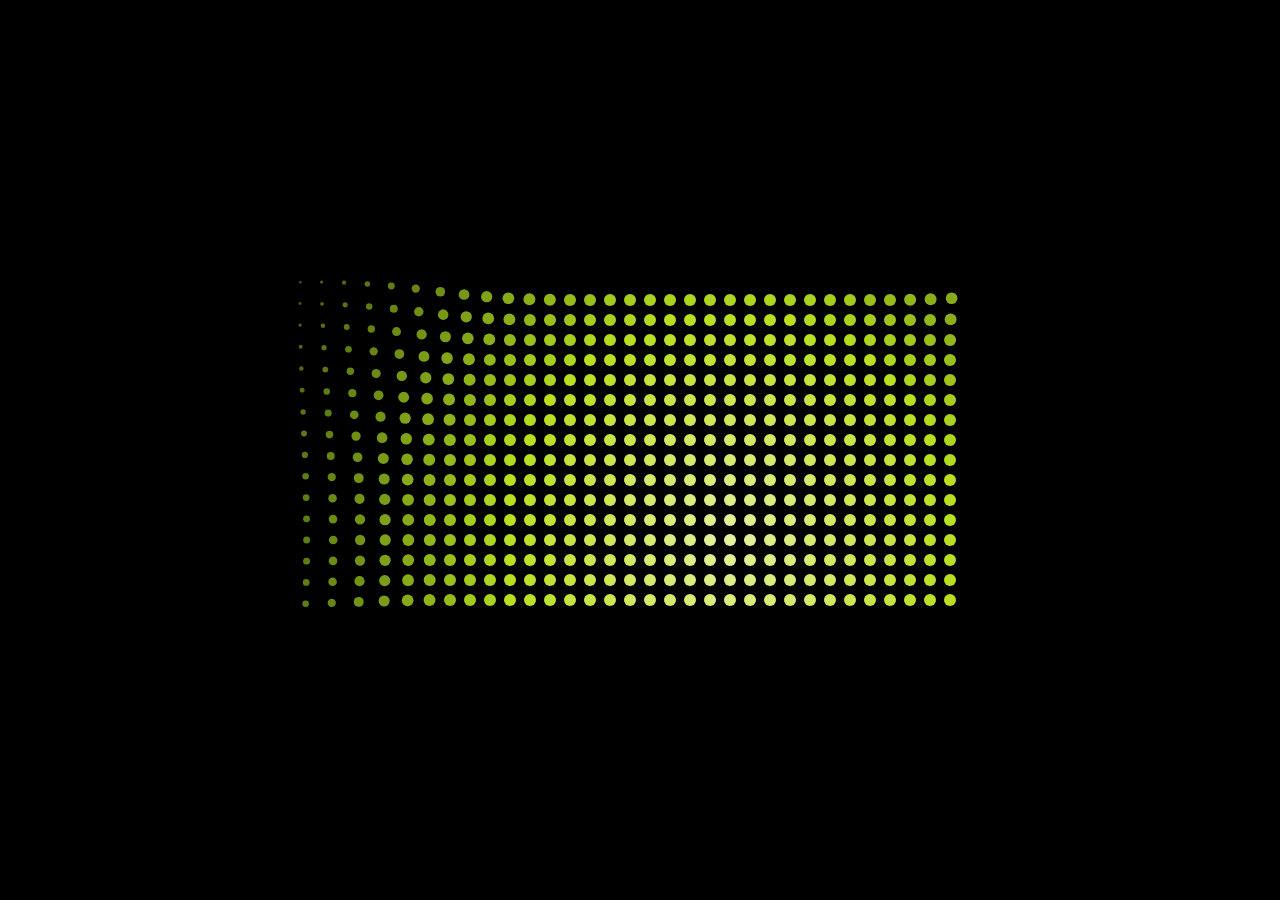
<file: anime-master/documentation/examples/advanced-staggering-2.html>
<!DOCTYPE html>
<html>
<head>
  <title>advanced staggering • anime.js</title>
  <meta charset="utf-8">
  <meta name="viewport" content="width=device-width, initial-scale=1, maximum-scale=1">
  <meta property="og:title" content="anime.js">
  <meta property="og:url" content="https://animejs.com">
  <meta property="og:description" content="Javascript Animation Engine">
  <meta property="og:image" content="https://animejs.com/documentation/assets/img/icons/og.png">
  <meta name="twitter:card" content="summary">
  <meta name="twitter:title" content="anime.js">
  <meta name="twitter:site" content="@juliangarnier">
  <meta name="twitter:description" content="Javascript Animation Engine">
  <meta name="twitter:image" content="https://animejs.com/documentation/assets/img/icons/twitter.png">
  <link rel="apple-touch-icon-precomposed" href="../assets/img/social-media-image.png">
  <link rel="icon" type="image/png" href="../assets/img/favicon.png" >
  <link href="../assets/css/animejs.css" rel="stylesheet">
  <link href="../assets/css/documentation.css" rel="stylesheet">
  <style>

    :root {
      font-size: 20px;
    }

    body {
      display: flex;
      flex-wrap: wrap;
      justify-content: center;
      align-items: center;
      height: 100vh;
      background-color: #000;
    }

    .stagger-visualizer {
      display: flex;
      flex-wrap: wrap;
      justify-content: center;
      align-items: center;
      position: relative;
      width: 32rem;
      height: 16rem;
    }

    .dots-wrapper {
      position: absolute;
      display: flex;
      flex-wrap: wrap;
      justify-content: center;
      align-items: center;
      width: 100%;
      height: 100%;
    }

    .stagger-visualizer .dot {
      position: relative;
      width: calc(1rem - 8px);
      height: calc(1rem - 8px);
      margin: 4px;
      border-radius: 50%;
      background-color: currentColor;
    }

  </style>
</head>
<body>

  <div class="stagger-visualizer">
    <div class="dots-wrapper"></div>
  </div>

</body>
<script type="module">

  import anime from '../../src/index.js';

  var advancedStaggeringAnimation = (function() {

    var staggerVisualizerEl = document.querySelector('.stagger-visualizer');
    var dotsWrapperEl = staggerVisualizerEl.querySelector('.dots-wrapper');
    var dotsFragment = document.createDocumentFragment();
    var grid = [32, 16];
    var cellSize = 1;
    var numberOfElements = grid[0] * grid[1];
    var animation;
    var paused = true;

    for (var i = 0; i < numberOfElements; i++) {
      var dotEl = document.createElement('div');
      dotEl.classList.add('dot');
      dotsFragment.appendChild(dotEl);
    }

    dotsWrapperEl.appendChild(dotsFragment);

    var index = anime.random(0, numberOfElements-1);
    var nextIndex = 0;

    function play() {

      paused = false;
      if (animation) animation.pause();

      nextIndex = anime.random(0, numberOfElements-1);

      var saturation = 75;

      var colorStart = anime.random(0, 256);
      var colorEnd = anime.random(0, 256);
      var colorRangeValue = [colorStart, colorEnd];
      var luminosityStart = anime.random(60, 80);
      var luminosityEnd = anime.random(20, 40);
      var luminosityRangeValue = [luminosityStart, luminosityEnd];

      function staggeredGridColors(el, i, total) {
        var hue = Math.round(anime.stagger(colorRangeValue, {grid: grid, from: index})(el, i, total));
        var luminosity = Math.round(anime.stagger(luminosityRangeValue, {grid: grid, from: index})(el, i, total));
        return 'hsl(' + hue + ', ' + saturation + '%, ' + luminosity + '%)';
      }

      animation = anime({
        targets: '.stagger-visualizer .dot',
        keyframes: [
          {
            zIndex: function(el, i, total) {
              return Math.round(anime.stagger([numberOfElements, 0], {grid: grid, from: index})(el, i, total));
            },
            translateX: anime.stagger('-.001rem', {grid: grid, from: index, axis: 'x'}),
            translateY: anime.stagger('-.001rem', {grid: grid, from: index, axis: 'y'}),
            duration: 200
          }, {
            translateX: anime.stagger('.075rem', {grid: grid, from: index, axis: 'x'}),
            translateY: anime.stagger('.075rem', {grid: grid, from: index, axis: 'y'}),
            scale: anime.stagger([2, .2], {grid: grid, from: index}),
            backgroundColor: staggeredGridColors,
            duration: 450
          }, {
            translateX: 0,
            translateY: 0,
            scale: 1,
            duration: 500,
          }
        ],
        delay: anime.stagger(60, {grid: grid, from: index}),
        easing: 'easeInOutQuad',
        complete: play
      }, 30)

      index = nextIndex;

    }

    play();

  })();

</script>
</html>
</file>
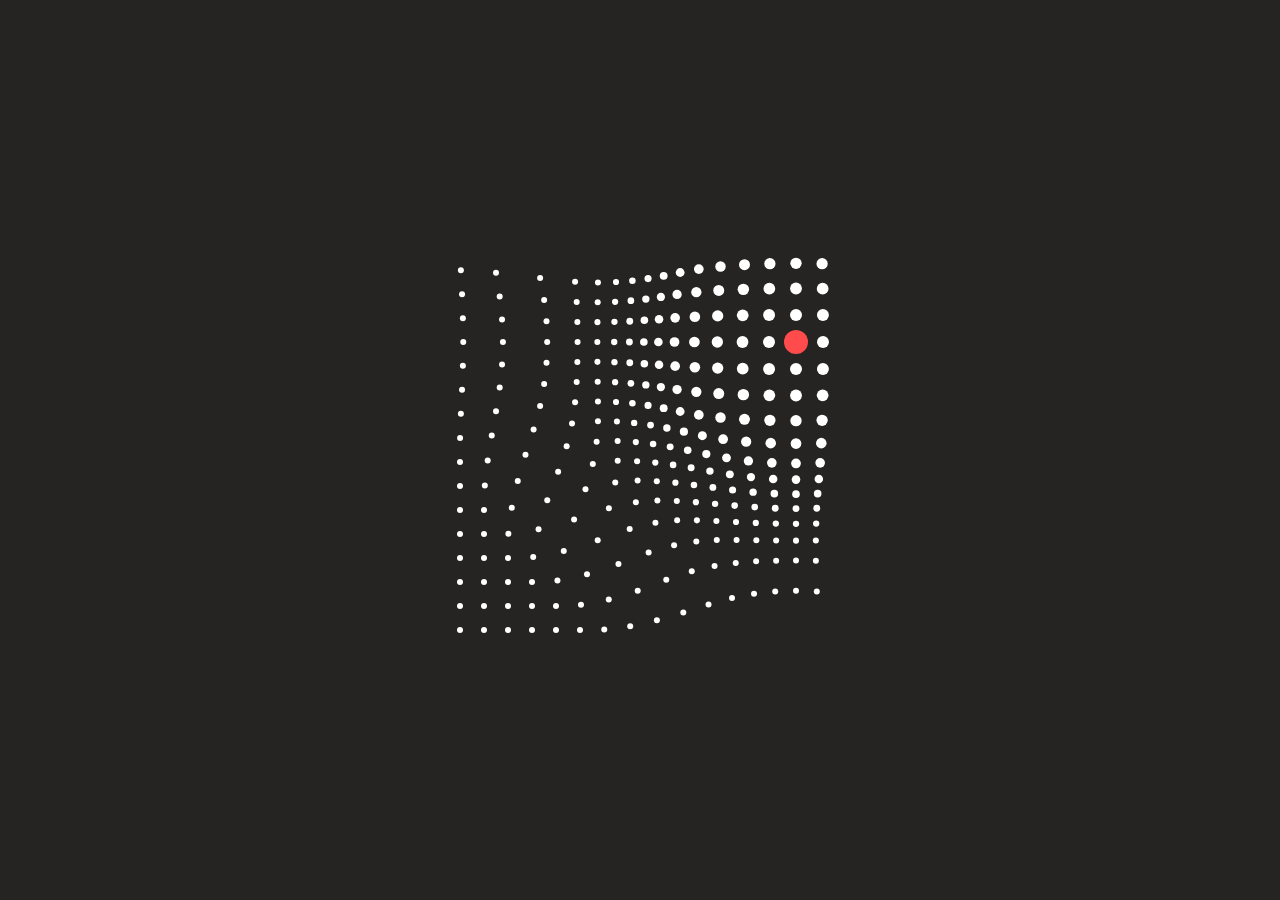
<file: anime-master/documentation/examples/advanced-staggering.html>
<!DOCTYPE html>
<html>
<head>
  <title>advanced staggering • anime.js</title>
  <meta charset="utf-8">
  <meta name="viewport" content="width=device-width, initial-scale=1, maximum-scale=1">
  <meta property="og:title" content="anime.js">
  <meta property="og:url" content="https://animejs.com">
  <meta property="og:description" content="Javascript Animation Engine">
  <meta property="og:image" content="https://animejs.com/documentation/assets/img/icons/og.png">
  <meta name="twitter:card" content="summary">
  <meta name="twitter:title" content="anime.js">
  <meta name="twitter:site" content="@juliangarnier">
  <meta name="twitter:description" content="Javascript Animation Engine">
  <meta name="twitter:image" content="https://animejs.com/documentation/assets/img/icons/twitter.png">
  <link rel="apple-touch-icon-precomposed" href="../assets/img/social-media-image.png">
  <link rel="icon" type="image/png" href="../assets/img/favicon.png" >
  <link href="../assets/css/animejs.css" rel="stylesheet">
  <link href="../assets/css/documentation.css" rel="stylesheet">
  <style>

    :root {
      font-size: 24px;
    }

    body {
      display: flex;
      flex-wrap: wrap;
      justify-content: center;
      align-items: center;
      height: 100vh;
    }

    .stagger-visualizer {
      position: relative;
      display: flex;
      flex-wrap: wrap;
      justify-content: center;
      align-items: center;
      width: 16rem;
      height: 16rem;
    }

    .stagger-visualizer .dot {
      position: relative;
      width: .25rem;
      height: .25rem;
      margin: .375rem;
      background-color: currentColor;
      border-radius: 50%;
    }

    .stagger-visualizer .cursor {
      position: absolute;
      z-index: 1;
      top: 0;
      left: 0;
      width: 1rem;
      height: 1rem;
      background-color: currentColor;
      border-radius: 50%;
    }

  </style>
</head>
<body>

  <div class="stagger-visualizer">
    <div class="cursor color-red"></div>
  </div>

</body>
<script type="module">

  import anime from '../../src/index.js';

  const staggerVisualizerEl = document.querySelector('.stagger-visualizer');
  const fragment = document.createDocumentFragment();
  const numberOfElements = 16*16;
  var animation;

  for (let i = 0; i < numberOfElements; i++) {
    const dotEl = document.createElement('div');
    dotEl.classList.add('dot');
    fragment.appendChild(dotEl);
  }

  staggerVisualizerEl.appendChild(fragment);

  let index = anime.random(0, numberOfElements);
  let nextIndex = 0;

  function animateGrid() {

    if (animation) animation.pause();

    nextIndex = anime.random(0, numberOfElements);

    anime.set('.cursor', {
      translateX: anime.stagger('-1rem', {grid: [16, 16], from: index, axis: 'x'}),
      translateY: anime.stagger('-1rem', {grid: [16, 16], from: index, axis: 'y'})
    });

    animation = anime.timeline({
      easing: 'easeInOutQuad',
      complete: animateGrid
    })
    .add({
      targets: '.cursor',
      keyframes: [
        { scale: .625 }, 
        { scale: 1.125 },
        { scale: 1 }
      ],
      duration: 600
    })
    .add({
      targets: '.dot',
      keyframes: [
        {
          translateX: anime.stagger('-.175rem', {grid: [16, 16], from: index, axis: 'x'}),
          translateY: anime.stagger('-.175rem', {grid: [16, 16], from: index, axis: 'y'}),
          duration: 200
        }, {
          translateX: anime.stagger('.125rem', {grid: [16, 16], from: index, axis: 'x'}),
          translateY: anime.stagger('.125rem', {grid: [16, 16], from: index, axis: 'y'}),
          scale: 2,
          duration: 500
        }, {
          translateX: 0,
          translateY: 0,
          scale: 1,
          duration: 600,
        }
      ],
      delay: anime.stagger(50, {grid: [16, 16], from: index})
    }, '-=600')
    .add({
      targets: '.cursor',
      translateX: { value: anime.stagger('-1rem', {grid: [16, 16], from: nextIndex, axis: 'x'}), duration: anime.random(400, 1200) },
      translateY: { value: anime.stagger('-1rem', {grid: [16, 16], from: nextIndex, axis: 'y'}), duration: anime.random(400, 1200) },
      easing: 'easeOutSine'
    }, '-=1100')

    index = nextIndex;

  }

  animateGrid();

</script>
</html>
</file>
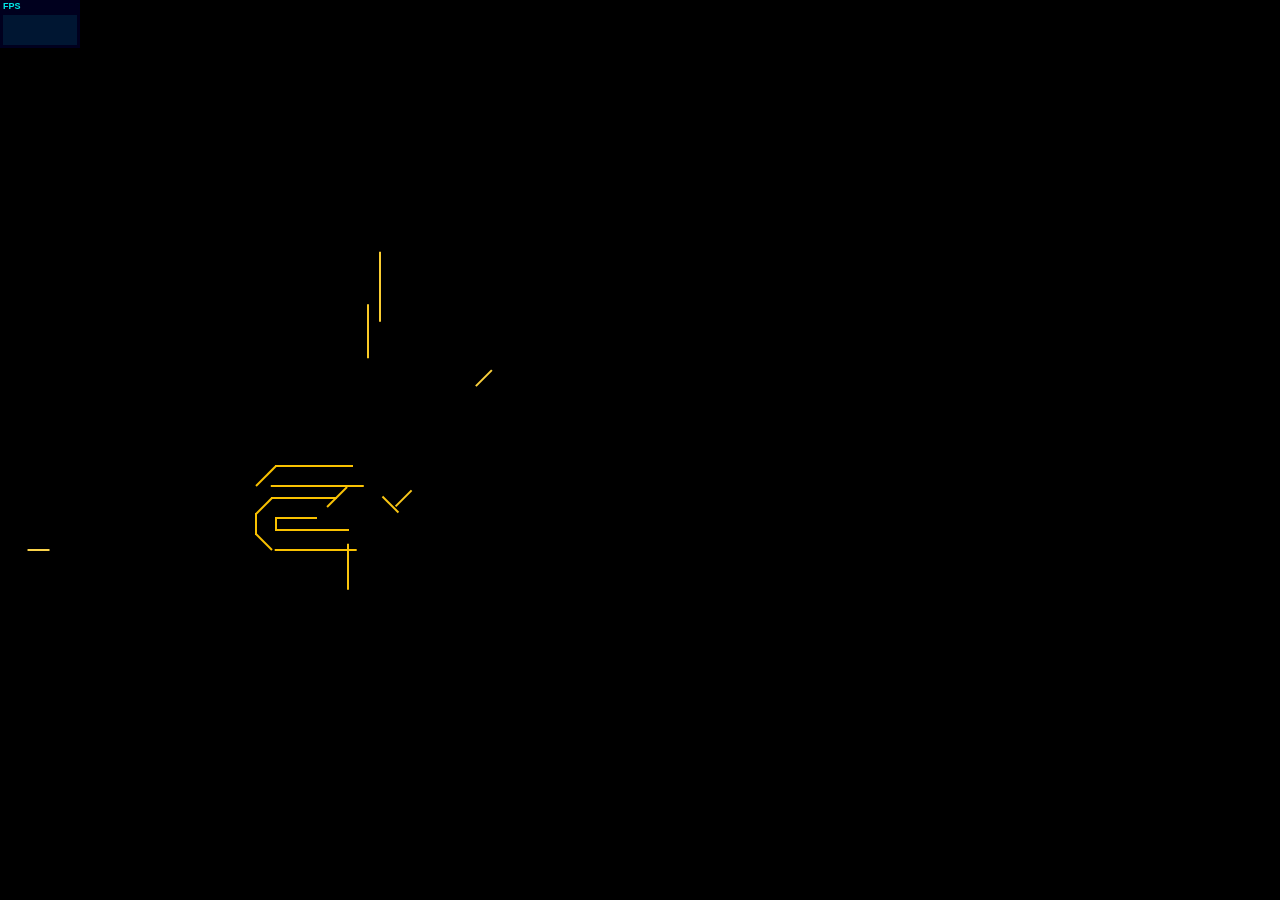
<file: anime-master/documentation/examples/animejs-mgs-logo-animation.html>
<!DOCTYPE html>
<html>
<head>
  <title>Anime MGS logo animation | anime.js</title>
  <meta charset="utf-8">
  <meta name="viewport" content="width=device-width, initial-scale=1, maximum-scale=1">
  <meta property="og:title" content="anime.js">
  <meta property="og:url" content="https://animejs.com">
  <meta property="og:description" content="Javascript Animation Engine">
  <meta property="og:image" content="https://animejs.com/documentation/assets/img/icons/og.png">
  <meta name="twitter:card" content="summary">
  <meta name="twitter:title" content="anime.js">
  <meta name="twitter:site" content="@juliangarnier">
  <meta name="twitter:description" content="Javascript Animation Engine">
  <meta name="twitter:image" content="https://animejs.com/documentation/assets/img/icons/twitter.png">
  <link rel="apple-touch-icon-precomposed" href="../assets/img/social-media-image.png">
  <link rel="icon" type="image/png" href="../assets/img/favicon.png">
  <link href="../assets/css/animejs.css" rel="stylesheet">
  <link href="../assets/css/documentation.css" rel="stylesheet">
  <script src="../../lib/anime.min.js"></script>
  <!-- <script src="../assets/js/anime/anime.2.2.0.js"></script> -->
  <style>

    html,
    body {
      background-color: black;
    }

    section {
      position: absolute;
      width: 100%;
      height: 100%;
      display: flex;
      justify-content: center;
    }

    .mgs-logo { margin: auto; }
    .vert { transform-origin: center bottom; }
    .hori { transform-origin: 0% 50%; }
    .diag-left { transform-origin: 100% 100%; }
    .diag-right { transform-origin: 100% 0%; }

    .stripes path,
    .text-fills path,
    .katakana path,
    .line {
      opacity: 0
    }

  </style>
</head>
<body>
  <section>
    <svg class="mgs-logo" width="100%" height="448" viewBox="0 0 1024 448">
      <g class="stripes" transform="translate(321.000000, 160.000000)" fill="#FFF">
        <path d="M8,20 L12,16 L92,16 L88,20 L8,20 L8,20 L8,20 L8,20 Z" class="stripe stripe-left"></path>
        <path d="M4,24 L0,28 L80,28 L84,24 L4,24 L4,24 L4,24 L4,24 Z" class="stripe stripe-left"></path>
        <path d="M16,12 L20,8 L100,8 L96,12 L16,12 L16,12 L16,12 L16,12 Z" class="stripe stripe-left"></path>
        <path d="M24,4 L28,0 L108,7.10542736e-15 L104,4 L24,4 L24,4 L24,4 L24,4 Z" class="stripe stripe-left"></path>
      </g>
      <g class="stripes" transform="translate(592.000000, 160.000000)" fill="#FFF">
        <path d="M8,20 L12,16 L92,16 L88,20 L8,20 L8,20 L8,20 L8,20 Z" class="stripe stripe-right"></path>
        <path d="M4,24 L0,28 L80,28 L84,24 L4,24 L4,24 L4,24 L4,24 Z" class="stripe stripe-right"></path>
        <path d="M16,12 L20,8 L100,8 L96,12 L16,12 L16,12 L16,12 L16,12 Z" class="stripe stripe-right"></path>
        <path d="M24,4 L28,0 L108,7.10542736e-15 L104,4 L24,4 L24,4 L24,4 L24,4 Z" class="stripe stripe-right"></path>
      </g>
      <g class="katakana" transform="translate(202.000000, 128.000000)" fill="#FFF">
        <path d="M55,33 L56,32 L136,32 L135,33 L55,33 Z" data-d="M0,92 L60,32 L140,32 L80,92 L0,92 Z"></path>
        <path d="M28,28 L29,28 L1,0 L0,0 L28,28 Z" data-d="M32,28 L230,28 L202,0 L4,0 L32,28 Z"></path>
        <path d="M232,28 L204,0 L205,0 L233,28 L232,28 Z" data-d="M236,28 L208,0 L388,0 L416,28 L236,28 Z"></path>
        <path d="M169,92 L197,64 L199,64 L171,92 L169,92 Z" data-d="M173,92 L201,64 L381,64 L353,92 L173,92 Z"></path>
        <path d="M435,92 L355,92 L356,91 L436,91 L435,92 Z" data-d="M439,92 L359,92 L387,64 L467,64 L439,92 Z"></path>
        <path d="M497,28 L498,28 L470,0 L469,0 L497,28 Z" data-d="M422,28 L502,28 L474,0 L394,0 L422,28 Z"></path>
        <path d="M476,65 L556,65 L555,64 L475,64 L476,65 Z" data-d="M507,92 L587,92 L559,64 L479,64 L507,92 Z"></path>
        <path d="M554,59 L553,60 L473,60 L474,59 L554,59 Z" data-d="M617,0 L557,60 L477,60 L537,0 L617,0 Z"></path>
      </g>
      <g class="text-fills" transform="translate(128.000000, 240.000000)" fill="#FFF">
        <path d="M0,48 L0,68 L16,84 L96,84 L112,68 L112,16 L96,0 L20,0 L0,20 L92,20 L92,64 L20,64 L20,52 L60,52 L80,32 L16,32 L0,48 Z" id="a"></path>
        <path d="M216,84 L236,84 L236,16 L220,0 L140,0 L124,16 L124,84 L144,84 L144,20 L216,20 L216,84 L216,84 Z" id="n"></path>
        <path d="M248,0 L268,0 L268,84 L248,84 L248,0 Z" id="i"></path>
        <path d="M300,20 L300,84 L280,84 L280,16 L296,0 L408,0 L424,16 L424,84 L404,84 L404,20 L362,20 L362,84 L342,84 L342,20 L300,20 Z" id="m"></path>
        <path d="M548,36 L548,16 L532,2.55795385e-13 L452,2.4158453e-13 L436,16 L436,68 L452,84 L528,84 L548,64 L456,64 L456,20 L528,20 L528,32 L488,32 L468,52 L532,52 L548,36 L548,36 Z" id="e"></path>
        <path d="M562,64 L582,84 L626,84 L642,68 L642,0 L622,0 L622,64 L562,64 Z" id="j"></path>
        <path d="M674,20 L766,20 L746,0 L670,0 L654,16 L654,36 L670,52 L746,52 L746,64 L654,64 L674,84 L750,84 L766,68 L766,48 L750,32 L674,32 L674,20 Z" id="s"></path>
      </g>
      <g stroke="#FFF" stroke-width="2" fill="none" fill-rule="evenodd">
        <path d="M148,292 L148,304" class="line vert" stroke-linecap="square"></path>
        <path d="M128,288 L128,308" class="line vert" stroke-linecap="square"></path>
        <path d="M148,240 L128,260" class="line diag-right"></path>
        <path d="M128,308 L144,324" class="line diag-left"></path>
        <path d="M144,272 L128,288" class="line diag-right"></path>
        <path d="M148,240 L224,240" class="line hori" stroke-linecap="square"></path>
        <path d="M144,272 L208,272" class="line hori" stroke-linecap="square"></path>
        <path d="M148,292 L188,292" class="line hori" stroke-linecap="square"></path>
        <path d="M148,304 L220,304" class="line hori" stroke-linecap="square"></path>
        <path d="M144,324 L224,324" class="line hori" stroke-linecap="square"></path>
        <path d="M129,260 L220,260" class="line hori" stroke-linecap="square"></path>
        <path d="M208,272 L188,292" class="line diag-right"></path>
        <path d="M220,260 L220,304" class="line vert" stroke-linecap="square"></path>
        <path d="M224,240 L240,256" class="line diag-left"></path>
        <path d="M240,308 L224,324" class="line diag-right"></path>
        <path d="M240,256 L240,308" class="line vert" stroke-linecap="square"></path>
        <path d="M252,256 L252,324" class="line vert" stroke-linecap="square"></path>
        <path d="M268,240 L252,256" class="line diag-right"></path>
        <path d="M252,324 L272,324" class="line hori" stroke-linecap="square"></path>
        <path d="M272,260 L272,324" class="line vert" stroke-linecap="square"></path>
        <path d="M268,240 L348,240" class="line hori" stroke-linecap="square"></path>
        <path d="M272,260 L344,260" class="line hori" stroke-linecap="square"></path>
        <path d="M344,260 L344,324" class="line vert" stroke-linecap="square"></path>
        <path d="M348,240 L364,256" class="line diag-left"></path>
        <path d="M344,324 L364,324" class="line hori" stroke-linecap="square"></path>
        <path d="M364,256 L364,324" class="line vert" stroke-linecap="square"></path>
        <path d="M376,240 L376,324" class="line vert" stroke-linecap="square"></path>
        <path d="M376,324 L396,324" class="line hori" stroke-linecap="square"></path>
        <path d="M376,240 L396,240" class="line hori" stroke-linecap="square"></path>
        <path d="M396,240 L396,324" class="line vert" stroke-linecap="square"></path>
        <path d="M408,256 L408,324" class="line vert" stroke-linecap="square"></path>
        <path d="M424,240 L408,256" class="line diag-right"></path>
        <path d="M408,324 L428,324" class="line hori" stroke-linecap="square"></path>
        <path d="M428,261 L428,323" class="line vert" stroke-linecap="square"></path>
        <path d="M424,240 L536,240" class="line hori" stroke-linecap="square"></path>
        <path d="M428,260 L470,260" class="line hori" stroke-linecap="square"></path>
        <path d="M470,261 L470,323" class="line vert" stroke-linecap="square"></path>
        <path d="M470,324 L490,324" class="line hori" stroke-linecap="square"></path>
        <path d="M490,261 L490,323" class="line vert" stroke-linecap="square"></path>
        <path d="M490,260 L532,260" class="line hori" stroke-linecap="square"></path>
        <path d="M532,261 L532,323" class="line vert" stroke-linecap="square"></path>
        <path d="M536,240 L552,256" class="line diag-left"></path>
        <path d="M532,324 L552,324" class="line hori" stroke-linecap="square"></path>
        <path d="M552,256 L552,324" class="line vert" stroke-linecap="square"></path>
        <path d="M564,256 L564,308" class="line vert" stroke-linecap="square"></path>
        <path d="M564,308 L580,324" class="line diag-left"></path>
        <path d="M580,240 L564,256" class="line diag-right"></path>
        <path d="M584,260 L584,304" class="line vert" stroke-linecap="square"></path>
        <path d="M616,272 L596,292" class="line diag-right"></path>
        <path d="M580,240 L660,240" class="line hori" stroke-linecap="square"></path>
        <path d="M584,260 L656,260" class="line hori" stroke-linecap="square"></path>
        <path d="M580,324 L656,324" class="line hori" stroke-linecap="square"></path>
        <path d="M596,292 L660,292" class="line hori" stroke-linecap="square"></path>
        <path d="M616,272 L656,272" class="line hori" stroke-linecap="square"></path>
        <path d="M656,260 L656,272" class="line vert" stroke-linecap="square"></path>
        <path d="M660,240 L676,256" class="line diag-left"></path>
        <path d="M676,304 L656,324" class="line diag-right"></path>
        <path d="M676,276 L660,292" class="line diag-right"></path>
        <path d="M584,304 L676,304" class="line hori" stroke-linecap="square"></path>
        <path d="M676,256 L676,276" class="line vert" stroke-linecap="square"></path>
        <path d="M690,304 L710,324" class="line diag-left"></path>
        <path d="M690,304 L750,304" class="line hori" stroke-linecap="square"></path>
        <path d="M710,324 L754,324" class="line hori" stroke-linecap="square"></path>
        <path d="M750,240 L750,304" class="line vert" stroke-linecap="square"></path>
        <path d="M770,308 L754,324" class="line diag-right"></path>
        <path d="M750,240 L770,240" class="line hori" stroke-linecap="square"></path>
        <path d="M770,240 L770,308" class="line vert" stroke-linecap="square"></path>
        <path d="M782,256 L782,276" class="line vert" stroke-linecap="square"></path>
        <path d="M782,276 L798,292" class="line diag-left"></path>
        <path d="M782,304 L802,324" class="line diag-left"></path>
        <path d="M798,240 L782,256" class="line diag-right"></path>
        <path d="M802,260 L802,272" class="line vert" stroke-linecap="square"></path>
        <path d="M798,240 L874,240" class="line hori" stroke-linecap="square"></path>
        <path d="M802,272 L878,272" class="line hori" stroke-linecap="square"></path>
        <path d="M802,324 L878,324" class="line hori" stroke-linecap="square"></path>
        <path d="M798,292 L874,292" class="line hori" stroke-linecap="square"></path>
        <path d="M782,304 L874,304" class="line hori" stroke-linecap="square"></path>
        <path d="M874,292 L874,304" class="line vert" stroke-linecap="square"></path>
        <path d="M878,272 L894,288" class="line diag-left"></path>
        <path d="M874,240 L894,260" class="line diag-left"></path>
        <path d="M894,308 L878,324" class="line diag-right"></path>
        <path d="M802,260 L894,260" class="line hori" stroke-linecap="square"></path>
        <path d="M894,288 L894,308" class="line vert" stroke-linecap="square"></path>
      </g>
    </svg>
  </section>
  <script>

  var logoAnimation = anime.timeline({
    direction: 'alternate',
    loop: true
  });

  logoAnimation
  .add({
      targets: '.stripes path',
      translateX: [-1000, 0],
      opacity: {
        value: 1,
        duration: 100
      },
      fill: '#F9C100',
      delay: (el, i) => 2200 + (i * 75),
      duration: 400,
      easing: 'easeOutExpo',
    }, 0)
  .add({
      targets: '.katakana path',
      d: (el) => el.getAttribute('data-d'),
      opacity: {
        value: [0, 1],
        duration: 100
      },
      fill: '#F9C100',
      delay: (el, i) => 2400 + (i * 120),
      duration: 1200,
      easing: 'easeOutCirc',
    }, 0)
    .add({
      targets: '.text-fills path',
      opacity: [0, 1],
      fill: '#F9C100',
      easing: 'easeOutExpo',
      duration: 200,
      delay: (t, i) => 3300 + (anime.random(0, 450)),
    }, 0)
    .add({
      targets: '.line',
      translateX: (target) => {
        let x = 1200;
        let translate;
        if (target.classList.contains('hori')) translate = anime.random(0, 1) ? x : -x;
        if (target.classList.contains('diag-right') || target.classList.contains('diag-left')) translate =  x / 3;
        return [translate, 0];
      },
      translateY: (target) => {
        let y = 1200;
        let translate;
        if (target.classList.contains('vert')) translate = anime.random(0, 1) ? y : -y;
        if (target.classList.contains('diag-right')) translate =  -y / 3;
        if (target.classList.contains('diag-left')) translate =  y / 3;
        return [translate, 0];
      },
      stroke: '#F9C100',
      opacity: {
        value: [0, 1],
        duration: 100,
      },
      delay: (t, i) => (i * 25),
      duration: 500,
      easing: 'easeOutSine',
    }, 0);

  </script>
  <script src="../assets/js/vendors/stats.min.js"></script>
</body>
</html>
</file>
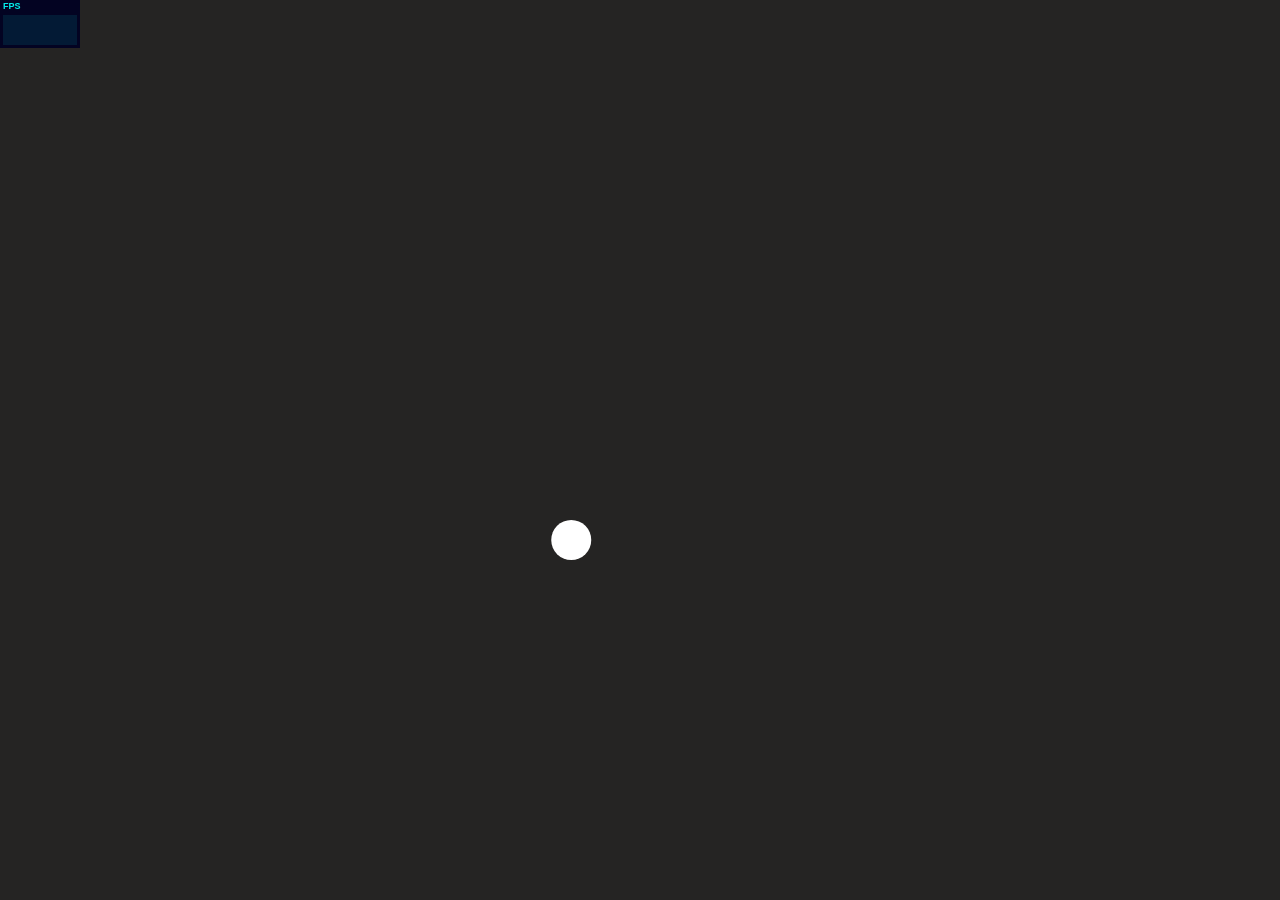
<file: anime-master/documentation/examples/animejs-v2-logo-animation.html>
<!DOCTYPE html>
<html>
<head>
  <title>Anime logo animation | anime.js</title>
  <meta charset="utf-8">
  <meta name="viewport" content="width=device-width, initial-scale=1, maximum-scale=1">
  <meta property="og:title" content="anime.js">
  <meta property="og:url" content="https://animejs.com">
  <meta property="og:description" content="Javascript Animation Engine">
  <meta property="og:image" content="https://animejs.com/documentation/assets/img/icons/og.png">
  <meta name="twitter:card" content="summary">
  <meta name="twitter:title" content="anime.js">
  <meta name="twitter:site" content="@juliangarnier">
  <meta name="twitter:description" content="Javascript Animation Engine">
  <meta name="twitter:image" content="https://animejs.com/documentation/assets/img/icons/twitter.png">
  <link rel="apple-touch-icon-precomposed" href="../assets/img/social-media-image.png">
  <link rel="icon" type="image/png" href="../assets/img/favicon.png">
  <link href="../assets/css/animejs.css" rel="stylesheet">
  <link href="../assets/css/documentation.css" rel="stylesheet">
  <script src="../../lib/anime.min.js"></script>
  <!-- <script src="../assets/js/anime/anime.2.2.0.js"></script> -->
  <style>
    body {
      opacity: 0;
      display: flex;
      flex-direction: column;
      justify-content: center;
    }
    body.ready {
      opacity: 1;
    }
    .logo-animation {
      display: flex;
      align-items: center;
      justify-content: center;
      width: 100%;
      margin-top: -40px;
    }
    .letters {
      position: relative;
      display: flex;
      width: 682px;
      height: 162px;
    }
    .letter {
      position: relative;
      width: 162px;
      height: 162px;
    }
    .letter:not(:first-child) {
      margin-left: -42px;
    }
    .letter-i {
      z-index: 1;
      width: 82px;
      transform-origin: 100% 50%;
    }
    .dot {
      position: absolute;
      width: 42px;
      height: 42px;
      transform: scale(0);
    }
    .dot-i {
      top: 0;
      left: 240px;
    }
    .dot-e {
      bottom: 0;
      right: 0;
    }
    .logo-icon {
      display: flex;
      position: absolute;
      left: 230px;
      top: -10px;
      width: 222px;
      height: 62px;
    }
    .icon {
      width: 62px;
      height: 62px;
      opacity: 0;
    }
    .icon-text {
      position: absolute;
      top: 60px;
      left: 60px;
      width: 160px;
      height: 62px;
    }
    .icon-text path,
    .icon-text polygon {
      opacity: 0;
    }
  </style>
</head>
<body>
  <div class="logo-animation">
    <div class="letters">
      <div class="letter letter-a">
        <svg viewBox="0 0 162 162">
          <g fill="none" fill-rule="evenodd" stroke="#5E89FB">
            <path class="fill in" stroke-width="40" d="M101 141H81a60 60 0 1 1 0-120c33.14 0 59 26.86 60 60v80"/>
            <path class="fill out" stroke-width="40" d="M141 161V81c-1-33.14-26.86-60-60-60a60 60 0 1 0 0 120h20"/>
            <path class="line out" stroke-width="2" d="M121 161V81.33C120.18 58.59 102.7 41 81 41a40 40 0 1 0 0 80h20v40H81A80 80 0 1 1 81 1c43.8 0 78.66 35.27 80 79.7V161h-40z"/>
          </g>
        </svg>
      </div>
      <div class="letter letter-n">
        <svg viewBox="0 0 162 162">
          <g fill="none" fill-rule="evenodd" stroke="#FB155A">
            <path class="fill in" stroke-width="40" d="M21 161V1"/>
            <path class="fill out" stroke-width="40" d="M21 1v160"/>
            <path class="fill in" stroke-width="40" d="M21 161V81c1-33.14 26.86-60 60-60a60 60 0 0 1 60 60v80"/>
            <path class="fill out" stroke-width="40" d="M141 161V81a60 60 0 0 0-60-60c-33.14 0-59 26.86-60 60v80"/>
            <path class="line out" stroke-width="2" d="M41 161V1H1v160h40z"/>
            <path class="line out" stroke-width="2" d="M1 161V80.4C2.35 36.27 37.2 1 81 1a80 80 0 0 1 80 80v80h-40V81a40 40 0 0 0-40-40c-21.7 0-39.18 17.59-40 40.33V161H1z"/>
          </g>
        </svg>
      </div>
      <div class="letter letter-i">
        <svg viewBox="0 0 82 162">
          <g fill="none" fill-rule="evenodd" stroke="#18FF92">
            <path class="fill in" stroke-width="40" d="M21 61v20a60 60 0 0 0 60 60"/>
            <path class="fill out" stroke-width="40" d="M81 141a60 60 0 0 1-60-60V61"/>
            <path class="line out" stroke-width="2" d="M81 121a40 40 0 0 1-40-40V61H1v20a80 80 0 0 0 80 80v-40z"/>
          </g>
        </svg>
      </div>
      <div class="letter letter-m-1">
        <svg viewBox="0 0 162 162">
          <g fill="none" fill-rule="evenodd" stroke="#5E89FB">
            <path class="fill in" stroke-width="40" d="M21 161V1"/>
            <path class="fill out" stroke-width="40" d="M21 1v160"/>
            <path class="fill in" stroke-width="40" d="M21 161V81c1-33.14 26.86-60 60-60a60 60 0 0 1 60 60v80"/>
            <path class="fill out" stroke-width="40" d="M141 161V81a60 60 0 0 0-60-60c-33.14 0-59 26.86-60 60v80"/>
            <path class="line out" stroke-width="2" d="M41 161V1H1v160h40z"/>
            <path class="line out" stroke-width="2" d="M1 161V80.4C2.35 36.27 37.2 1 81 1a80 80 0 0 1 80 80v80h-40V81a40 40 0 0 0-40-40c-21.7 0-39.18 17.59-40 40.33V161H1z"/>
          </g>
        </svg>
      </div>
      <div class="letter letter-m-2">
        <svg viewBox="0 0 162 162">
          <g fill="none" fill-rule="evenodd" stroke="#FB155A">
            <path class="fill in" stroke-width="40" d="M21 161V81c1-33.14 26.86-60 60-60a60 60 0 0 1 60 60v80"/>
            <path class="fill out" stroke-width="40" d="M141 161V81a60 60 0 0 0-60-60c-33.14 0-59 26.86-60 60v80"/>
            <path class="line out" stroke-width="2" d="M1 161V80.4C2.35 36.27 37.2 1 81 1a80 80 0 0 1 80 80v80h-40V81a40 40 0 0 0-40-40c-21.7 0-39.18 17.59-40 40.33V161H1z"/>
          </g>
        </svg>
      </div>
      <div class="letter letter-e">
        <svg viewBox="0 0 162 162">
          <g fill="none" fill-rule="evenodd" stroke="#18FF92">
            <path class="fill in" stroke-width="40" d="M81 101h60V81c-1-33.14-26.86-60-60-60a60 60 0 1 0 0 120"/>
            <path class="fill out" stroke-width="40" d="M81 141a60 60 0 1 1 0-120c33.14 0 59 26.86 60 60v20H81"/>
            <path class="line out" stroke-width="2" d="M81 81v40h80V80.7C159.66 36.27 124.8 1 81 1a80 80 0 1 0 0 160v-40a40 40 0 1 1 0-80c21.6 0 39.01 17.42 39.99 40H81z"/>
          </g>
        </svg>
      </div>
      <div class="logo-icon">
        <div class="icon">
          <svg viewBox="0 0 62 62">
            <g fill="none" fill-rule="evenodd" stroke-width="2" transform="translate(1 1)">
              <path class="icon-curve" stroke="#FF1554" d="M0 16a80.88 80.88 0 0 1 44 44"/>
              <path class="icon-line" stroke="#5E89FB" d="M4 0h54a2 2 0 0 1 2 2.01V58A2 2 0 0 1 58 60H2a2 2 0 0 1-2-2.01V2A2 2 0 0 1 2 0h2z"/>
              <rect width="40" height="40" x="10" y="10" stroke="#18FF92" rx="20"/>
            </g>
          </svg>
        </div>
        <div class="icon-text">
          <svg viewBox="0 0 160 62">
            <g fill="#FBF3FB" fill-rule="evenodd">
              <path d="M27.33 18h1.73l10.15 25.7h-1.69l-3.24-8.24H21.97l-3.28 8.24H17L27.33 18zm6.45 16.1l-5.51-14.55h-.07l-5.73 14.54h11.3z"/>
              <polygon points="51.334 18 53.314 18 69.55 41.58 69.622 41.58 69.622 18 71.206 18 71.206 43.704 69.334 43.704 52.99 19.944 52.918 19.944 52.918 43.704 51.334 43.704"/>
              <polygon points="86.027 18 87.611 18 87.611 43.704 86.027 43.704"/>
              <polygon points="102.433 18 104.701 18 114.745 41.94 114.817 41.94 124.753 18 127.021 18 127.021 43.704 125.437 43.704 125.437 19.944 125.365 19.944 115.573 43.704 113.989 43.704 104.089 19.944 104.017 19.944 104.017 43.704 102.433 43.704"/>
              <polygon points="141.843 18 159.123 18 159.123 19.368 143.427 19.368 143.427 29.664 158.187 29.664 158.187 31.032 143.427 31.032 143.427 42.336 159.303 42.336 159.303 43.704 141.843 43.704"/>
            </g>
          </svg>
        </div>
      </div>
      <div class="dot dot-i">
        <svg viewBox="0 0 42 42">
          <g fill="none" fill-rule="evenodd">
            <rect width="40" height="40" x="1" y="1" fill="#17F28C" rx="20"/>
          </g>
        </svg>
      </div>
      <div class="dot dot-e">
        <svg viewBox="0 0 42 42">
          <g fill="none" fill-rule="evenodd">
            <rect width="40" height="40" x="1" y="1" fill="#FFFFFF" rx="20"/>
          </g>
        </svg>
      </div>
    </div>
  </div>
  <script>

    var logoAnimation = (function() {

      var logoEl = document.querySelector('.logo-animation');
      var pathEls = document.querySelectorAll('.logo-animation path:not(.icon-curve)');
      var innerWidth = window.innerWidth;
      var maxWidth = 740;
      var logoScale = innerWidth <= maxWidth ? innerWidth / maxWidth : 1;
      var logoTimeline = anime.timeline({ autoplay: false, direction: 'alternate', loop: true });

      logoEl.style.transform = 'translateY(50px) scale('+logoScale+')';

      for (var i = 0; i < pathEls.length; i++) {
        var el = pathEls[i];
        el.setAttribute('stroke-dashoffset', anime.setDashoffset(el));
      }

      logoTimeline
        .add({
          targets: '.dot-e',
          translateX: [
            { value: -600, duration: 520, delay: 200, easing: 'easeInQuart' },
            { value: [-100, 0], duration: 500, delay: 1000, easing: 'easeOutQuart' }
          ],
          scale: [
            { value: [0, 1], duration: 200, easing: 'easeOutBack' },
            { value: 0, duration: 20, delay: 500, easing: 'easeInQuart' },
            { value: 1, duration: 200, delay: 1000, easing: 'easeOutQuart' },
            { value: 0, duration: 400, delay: 500, easing: 'easeInBack' }
          ]
        }, 0)
        .add({
          targets: '.dot-i',
          translateY: { value: [-200, 0], duration: 500, elasticity: 400 },
          scale: [
            { value: [0, 1], duration: 100, easing: 'easeOutQuart' },
            { value: 0, duration: 400, delay: 1400, easing: 'easeInBack' }
          ],
          delay: 1200
        }, 0)
        .add({
          targets: '.fill.in',
          strokeDashoffset: {
            value: [anime.setDashoffset, 0],
            duration: 600,
            delay: function(el, i, t) { return 700 + ( i * 100 ); },
            easing: 'easeOutQuart'
          },
          stroke: {
            value: ['#FFF', function(el) { return anime.get(el.parentNode, 'stroke') } ],
            duration: 500,
            delay: 500,
            easing: 'easeInQuad'
          },
          opacity: {
            value: 0,
            duration: 1,
            delay: function(el, i, t) { return 1900 + ( i * 80 ); },
          }
        }, 0)
        .add({
          targets: '.fill.out',
          strokeDashoffset: [
            { value: [anime.setDashoffset, anime.setDashoffset], duration: 1890 },
            {
              value: [0, anime.setDashoffset],
              duration: 800,
              delay: function(el, i) { return (i * 80); },
              easing: 'easeInQuart'
            }
          ]
        }, 0)
        .add({
          targets: '.line.out',
          strokeDashoffset: {
            value: [0, anime.setDashoffset],
            duration: 1200,
            delay: function(el, i, t) { return 2500 + ( i * 100 ); },
            easing: 'easeInQuart'
          },
          strokeWidth: {
            value: [0, 2],
            delay: function(el, i, t) { return 2000 + ( i * 100 ); },
            duration: 200,
            easing: 'linear'
          }
        }, 0)
        .add({
          targets: '.icon',
          opacity: { value: 1, duration: 10, delay: 2800, easing: 'linear' },
          translateY: { value: 60, duration: 800 },
          delay: 4200
        }, 0)
        .add({
          targets: '.icon-line',
          strokeDashoffset: [
            { value: [anime.setDashoffset, anime.setDashoffset], duration: 3000 },
            { value: 0, duration: 1200, easing: 'easeInOutQuart' }
          ],
          strokeWidth: {
            value: [8, 2],
            delay: 3000,
            duration: 800,
            easing: 'easeInQuad'
          },
          stroke: {
            value: ['#FFF', function(el) { return anime.get(el, 'stroke') } ],
            duration: 800,
            delay: 3400,
            easing: 'easeInQuad'
          }
        }, 0)
        .add({
          targets: ['.icon-text path', '.icon-text polygon'],
          translateY: [50, 0],
          opacity: { value: [0, 1], duration: 100, easing: 'linear' },
          delay: function(el, i, t) { return 4200 + ( i * 20 ); }
        }, 0)
        
      function init() {
        document.body.classList.add('ready');
        logoTimeline.play();
      }

      return {
        init: init
      }

    })();

    window.onload = function() {
      logoAnimation.init();
    }

  </script>
  <script src="../assets/js/vendors/stats.min.js"></script>
</body>
</html>
</file>
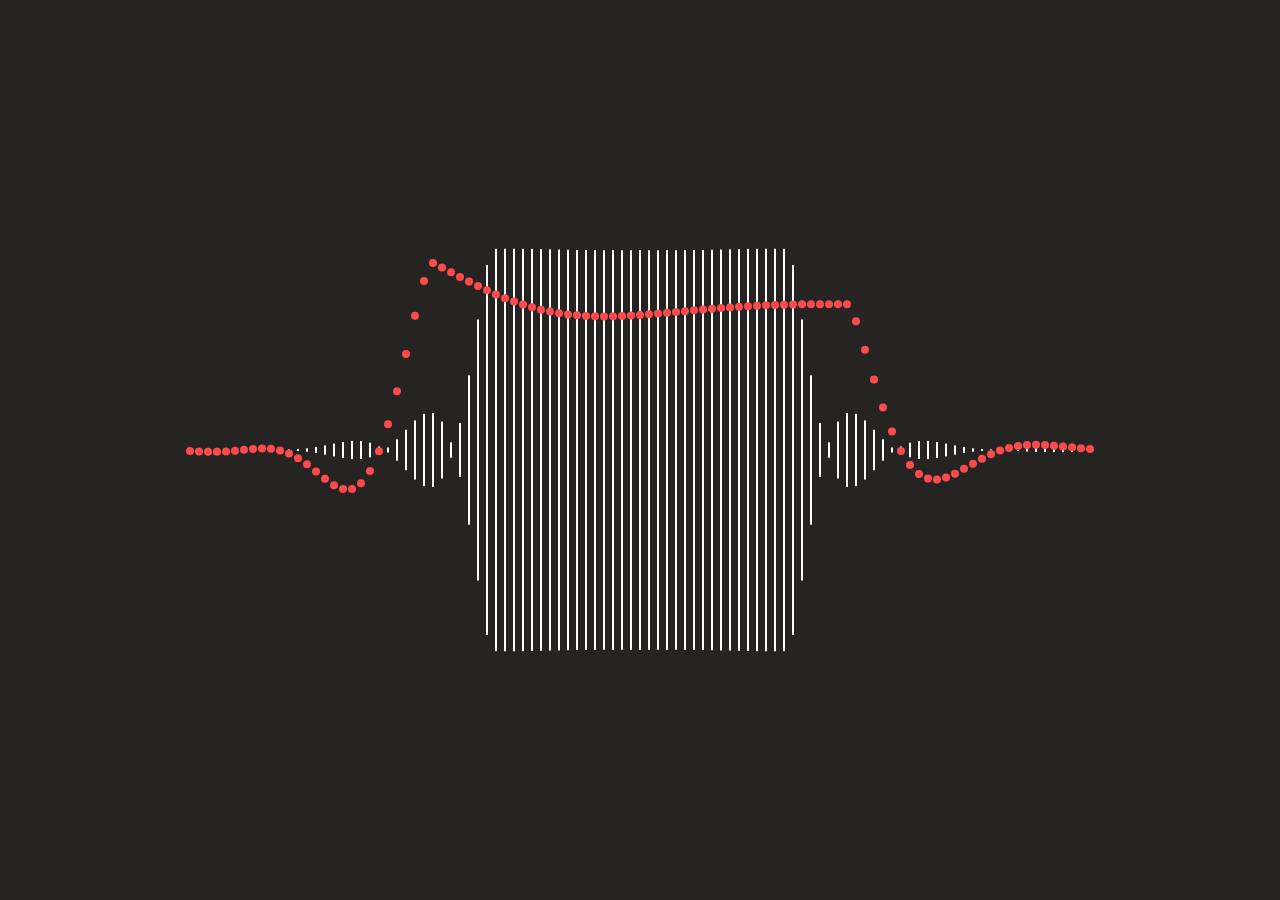
<file: anime-master/documentation/examples/built-in-easings.html>
<!DOCTYPE html>
<html>
<head>
  <title>built-in easings • anime.js</title>
  <meta charset="utf-8">
  <meta name="viewport" content="width=device-width, initial-scale=1, maximum-scale=1">
  <meta property="og:title" content="anime.js">
  <meta property="og:url" content="https://animejs.com">
  <meta property="og:description" content="Javascript Animation Engine">
  <meta property="og:image" content="https://animejs.com/documentation/assets/img/icons/og.png">
  <meta name="twitter:card" content="summary">
  <meta name="twitter:title" content="anime.js">
  <meta name="twitter:site" content="@juliangarnier">
  <meta name="twitter:description" content="Javascript Animation Engine">
  <meta name="twitter:image" content="https://animejs.com/documentation/assets/img/icons/twitter.png">
  <link rel="apple-touch-icon-precomposed" href="../assets/img/social-media-image.png">
  <link rel="icon" type="image/png" href="../assets/img/favicon.png" >
  <link href="../assets/css/animejs.css" rel="stylesheet">
  <link href="../assets/css/documentation.css" rel="stylesheet">
  <style>

    :root {
      font-size: 24px;
    }

    body {
      display: flex;
      flex-wrap: wrap;
      justify-content: center;
      align-items: center;
      height: 100vh;
    }

    .easing-visualizer {
      position: relative;
      display: flex;
      align-items: center;
      justify-content: space-between;
      width: 100%;
      max-width: 908px;
      padding-bottom: 50%;
    }

    .easing-visualizer .wrapper {
      position: absolute;
      bottom: 0;
      display: flex;
      align-items: center;
      justify-content: space-between;
      width: 100%;
      height: 100%;
    }

    .easing-visualizer .bar {
      width: 2px;
      height: 4px;
      margin: 0 3px;
      background-color: currentColor;
      transform-origin: 50% 50%;
    }

    .easing-visualizer .dot {
      position: relative;
      width: 8px;
      height: 8px;
      background-color: currentColor;
      border-radius: 50%;
    }

  </style>
</head>
<body>

  <div class="easing-visualizer">
    <div class="wrapper bars-wrapper"></div>
    <div class="wrapper dots-wrapper"></div>
  </div>

</body>
<script type="module">

  import anime from '../../src/index.js';

  const easingVisualizerEl = document.querySelector('.easing-visualizer');
  const barsWrapperEl = easingVisualizerEl.querySelector('.bars-wrapper');
  const dotsWrapperEl = easingVisualizerEl.querySelector('.dots-wrapper');
  const barsFragment = document.createDocumentFragment();
  const dotsFragment = document.createDocumentFragment();
  const numberOfBars = 101;

  for (let i = 0; i < numberOfBars; i++) {
    const barEl = document.createElement('div');
    const dotEl = document.createElement('div');
    barEl.classList.add('bar');
    dotEl.classList.add('dot');
    dotEl.classList.add('color-red');
    barsFragment.appendChild(barEl);
    dotsFragment.appendChild(dotEl);
  }

  barsWrapperEl.appendChild(barsFragment);
  dotsWrapperEl.appendChild(dotsFragment);

  // anime.setValue('.easing-visualizer .dot', { translateX: anime.stagger(6) });

  function animateEasing() {

    const easings = [];
    for (let ease in anime.penner) easings.push(ease);
    easings.push('steps('+anime.random(5, 20)+')');
    easings.push('cubicBezier(0.545, 0.475, 0.145, 1)');
    const ease = easings[anime.random(0, easings.length - 1)];
    const duration = 450;

    anime.timeline({
      complete: animateEasing,
      easing: ease,
      duration: duration
    })
    .add({
      targets: '.easing-visualizer .bar',
      scaleY: anime.stagger([1, 100], {easing: ease, from: 'center', direction: 'reverse'}),
      delay: anime.stagger(14, {from: 'center'})
    })
    .add({
      targets: '.easing-visualizer .dot',
      translateY: anime.stagger(['-6rem', '6rem'], {easing: ease, from: 'last'}),
      delay: anime.stagger(10, {from: 'center'})
    }, 0);

  }

  animateEasing();

</script>
</html>
</file>
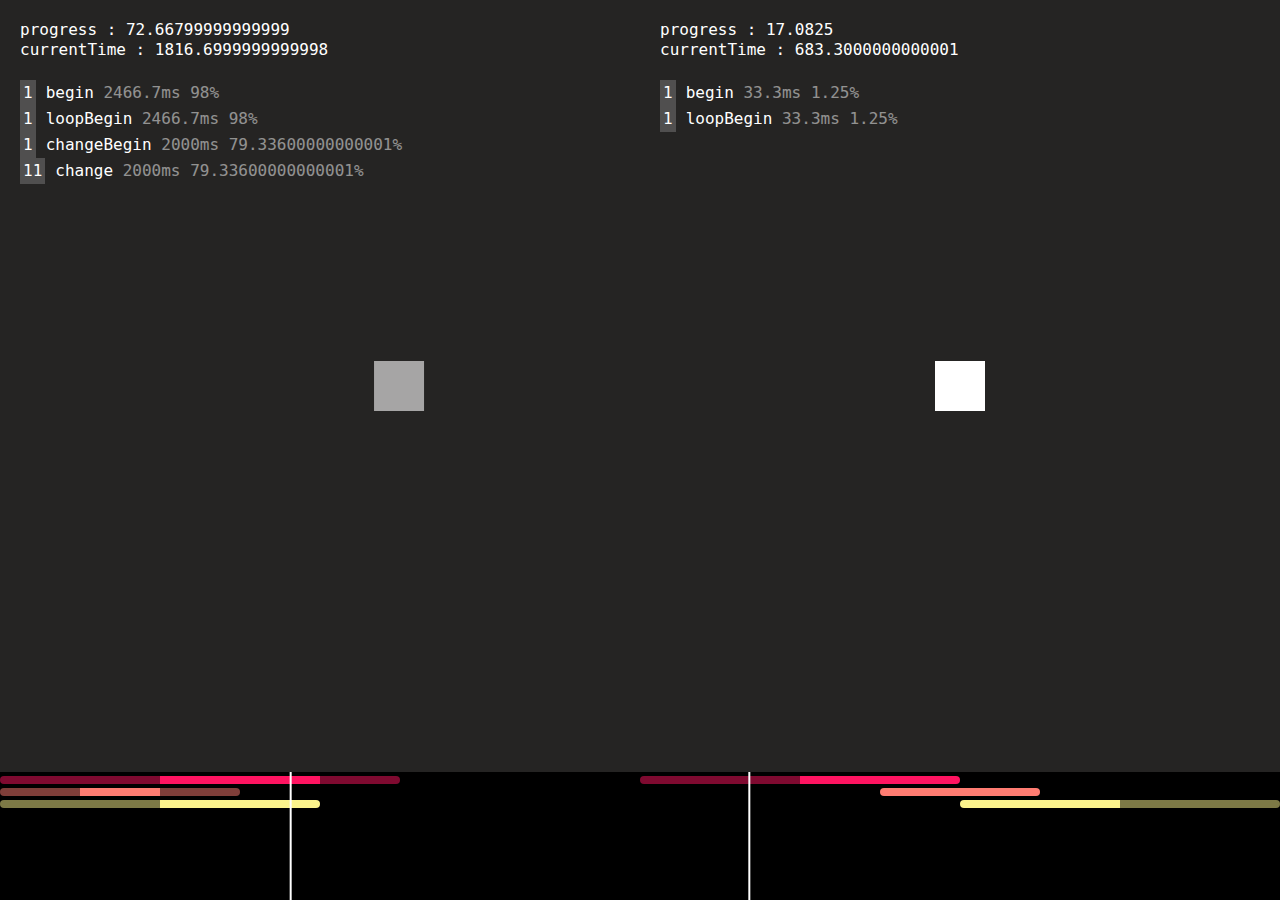
<file: anime-master/documentation/examples/callbacks.html>
<!DOCTYPE html>
<html>
<head>
  <title>Anime states system | anime.js</title>
  <meta charset="utf-8">
  <meta name="viewport" content="width=device-width, initial-scale=1, maximum-scale=1">
  <meta property="og:title" content="anime.js">
  <meta property="og:url" content="https://animejs.com">
  <meta property="og:description" content="Javascript Animation Engine">
  <meta property="og:image" content="https://animejs.com/documentation/assets/img/icons/og.png">
  <meta name="twitter:card" content="summary">
  <meta name="twitter:title" content="anime.js">
  <meta name="twitter:site" content="@juliangarnier">
  <meta name="twitter:description" content="Javascript Animation Engine">
  <meta name="twitter:image" content="https://animejs.com/documentation/assets/img/icons/twitter.png">
  <link rel="apple-touch-icon-precomposed" href="../assets/img/social-media-image.png">
  <link rel="icon" type="image/png" href="../assets/img/favicon.png" >
  <link href="../assets/css/animejs.css" rel="stylesheet">
  <link href="../assets/css/documentation.css" rel="stylesheet">
  <style>

    body {
      display: flex;
      flex-wrap: no-wrap;
      justify-content: space-around;
      align-items: center;
      position: absolute;
      width: 100%;
      height: 100vh;
      padding-bottom: 128px;
    }

    .el {
      width: 50px;
      height: 50px;
      background-color: currentColor;
    }

    .log {
      overflow-y: scroll;
      position: absolute;
      top: 0;
      height: 100%;
      padding: 20px;
      padding-top: 80px;
      font-size: 16px;
      line-height: 20px;
      text-align: left;
      font-family: monospace;
    }

    .log-animation {
      left: 0;
      width: 50%;
    }

    .log-timeline {
      left: 50%;
      width: 50%;
    }

    .counter {
      display: inline-block;
      margin-right: 10px;
      padding: 3px;
      background-color: rgba(255,255,255,.2);
    }

    .currentTime, .progress { opacity: .5 }

    .time {
      position: absolute;
      top: 0;
      height: 80px;
      padding: 20px;
      font-size: 16px;
      line-height: 20px;
      text-align: left;
      font-family: monospace;
    }

    .time-animation {
      left: 0;
      width: 50%;
    }

    .time-timeline {
      left: 50%;
      width: 50%;
    }

    /* Player animation */

    .timeline {
      position: fixed;
      bottom: 0;
      height: 128px;
      padding-top: 4px;
      background-color: #000;
    }

    .timeline.player-animation {
      width: 50%;
      left: 0;
    }

    .timeline.player-timeline {
      width: 50%;
      left: 50%;
    }

    .tl-needle {
      position: absolute;
      z-index: 2;
      top: 0;
      left: 0;
      bottom: 0;
      width: 2px;
      margin-left: -1px;
      background-color: #FFF;
    }

    .tl-animation {
      position: relative;
      display: flex;
      justify-content: space-between;
      width: auto;
      height: 8px;
      margin-bottom: 4px;
      background-color: currentColor;
      border-radius: .5rem;
    }

    .tl-delay,
    .tl-end-delay {
      width: auto;
      height: 100%;
      background-color: rgba(0,0,0,.5);
    }

  </style>
</head>
<body>

  <div class="el color-04"></div>

  <div class="el color-08"></div>

  <div class="log log-animation"></div>
  <div class="time time-animation"></div>

  <div class="log log-timeline"></div>
  <div class="time time-timeline"></div>

</body>
<script type="module">

  import anime from '../../src/index.js';

  var animationTimeLogEl = document.querySelector('.time-animation');
  var timelineTimeLogEl = document.querySelector('.time-timeline');

  var animation = anime({
    targets: '.el.color-04',
    translateX: [
      {value: 200},
      {value: -200},
      {value: 200}
    ],
    rotate: {
      value: 720,
      easing: 'easeInOutCirc',
      duration: 500,
      delay: 500
    },
    opacity: {
      value: .5,
      easing: 'linear',
      duration: 1000,
      delay: 1000,
      endDelay: 0
    },
    delay: 1000,
    endDelay: 500,
    duration: 1000,
    easing: 'easeOutQuad',
    direction: 'reverse',
    loop: 2,
    autoplay: false,
    update: function(a) {
      animationTimeLogEl.innerHTML = 'progress : ' + a.progress + '<br>currentTime : ' + a.currentTime;
    },
  });


  var tl = anime.timeline({
    targets: '.el.color-08',
    easing: 'easeInOutQuad',
    autoplay: false,
    direction: 'alternate',
    loop: 3,
    update: function(a) {
      timelineTimeLogEl.innerHTML = 'progress : ' + a.progress + '<br>currentTime : ' + a.currentTime;
    }
  })
  .add({
    translateX: 100,
    delay: 1000
  })
  .add({
    translateY: 100
  }, '-=500')
  .add({
    rotate: 360,
    endDelay: 1000
  }, '-=500');


  function animePlayer(instance, playerClass) {

    function createEl(type, className, parentEl) {
      var el = document.createElement(type);
      if (className) el.classList.add(className);
      if (parentEl) parentEl.appendChild(el);
      return el;
    }

    var timelineEl = createEl('div', 'timeline', document.body);
    if (playerClass) timelineEl.classList.add(playerClass);
    var needleEl = createEl('div', 'tl-needle', timelineEl);
    var animations = [];
    var colors = ['#FF1461','#FF7C72','#FBF38C','#A6FF8F','#18FF92','#1CE2B2','#5EF3FB','#61C3FF','#5A87FF','#8453E3','#C26EFF','#FB89FB'];
    var colorIndex = 0;

    function convertMStoEM(ms) { return ms / 100; }
    function convertEMtoMS(em) { return parseFloat(em) * 250; }

    function createAnimationLog(animObj, timelineOffset) {
      var anim = animObj;
      anim.player = {};
      anim.player.animationEl = createEl('div', 'tl-animation', timelineEl);
      anim.player.delayEl = createEl('div', 'tl-delay', anim.player.animationEl);
      anim.player.endDelayEl = createEl('div', 'tl-end-delay', anim.player.animationEl);
      anim.update = function() {
        anime.set(anim.player.animationEl, {
          left: convertMStoEM(timelineOffset) + 'em',
          width: convertMStoEM(anim.duration) + 'em'
        });
        anime.set(anim.player.delayEl, {width: (anim.delay / anim.duration) * 100 + '%'});
        anime.set(anim.player.endDelayEl, {width: (anim.endDelay / anim.duration) * 100 + '%'});
      }
      anime.set(anim.player.animationEl, {color: colors[colorIndex]});
      colorIndex++;
      if (!colors[colorIndex]) colorIndex = 0;
      anim.update();
      animations.push(anim);
      return anim;
    }

    instance.pause();

    var playerAnimation = anime({
      targets: needleEl,
      translateX: convertMStoEM(instance.duration) + 'em',
      duration: instance.duration,
      direction: instance.direction,
      loop: instance.loop,
      easing: 'linear',
      update: function(a) {
        instance.seek(a.currentTime);
      },
      complete: function(a) {
        instance.seek(a.currentTime);
      }
    });

    if (instance.children.length) {
      instance.children.forEach(function(child) {
        child.animations.forEach(function(anim) {
          createAnimationLog(anim, child.timelineOffset);
        });
      })
    } else {
      instance.animations.forEach(function(anim) {
        createAnimationLog(anim);
      });
    }

  }

  animePlayer(animation, 'player-animation');
  animePlayer(tl, 'player-timeline');

  function logCallbacks(animation, logEl, callbacks) {

    function appendLog(cbName) {
      animation[cbName] = function() {
        var pEl = document.createElement('p');
        var counterSpanEl = document.createElement('span');
        var currentTimeSpanEl = document.createElement('span');
        var progressSpanEl = document.createElement('span');
        var textSpanEl = document.createElement('span');
        var lastPEl = logEl.querySelector('p:last-child');
        currentTimeSpanEl.innerHTML = ' ' + animation.currentTime + 'ms';
        progressSpanEl.innerHTML = ' ' + animation.progress + '%';
        if (lastPEl && lastPEl.querySelector('.text').innerHTML === cbName) {
          var lastCountEl = lastPEl.querySelector('.counter');
          var lastCountValue = parseFloat(lastCountEl.innerHTML);
          lastCountValue++;
          lastCountEl.innerHTML = lastCountValue;
        } else {
          counterSpanEl.innerHTML = 1;
          textSpanEl.innerHTML = cbName;
          counterSpanEl.classList.add('counter');
          textSpanEl.classList.add('text');
          currentTimeSpanEl.classList.add('currentTime');
          progressSpanEl.classList.add('progress');
          pEl.appendChild(counterSpanEl);
          pEl.appendChild(textSpanEl);
          pEl.appendChild(currentTimeSpanEl);
          pEl.appendChild(progressSpanEl);
          logEl.appendChild(pEl);
          logEl.scrollTop = logEl.scrollHeight;
        }
      }
    }

    callbacks.forEach(appendLog);

  }

  logCallbacks(animation, document.querySelector('.log-animation'), [
    'begin',
    'loopBegin',
    'changeBegin',
    'change',
    'changeComplete',
    'loopComplete',
    'complete'
  ]);


  logCallbacks(tl, document.querySelector('.log-timeline'), ['begin',
    'loopBegin',
    'changeBegin',
    'change',
    'changeComplete',
    'loopComplete',
    'complete'
  ]);


</script>
</html>
</file>
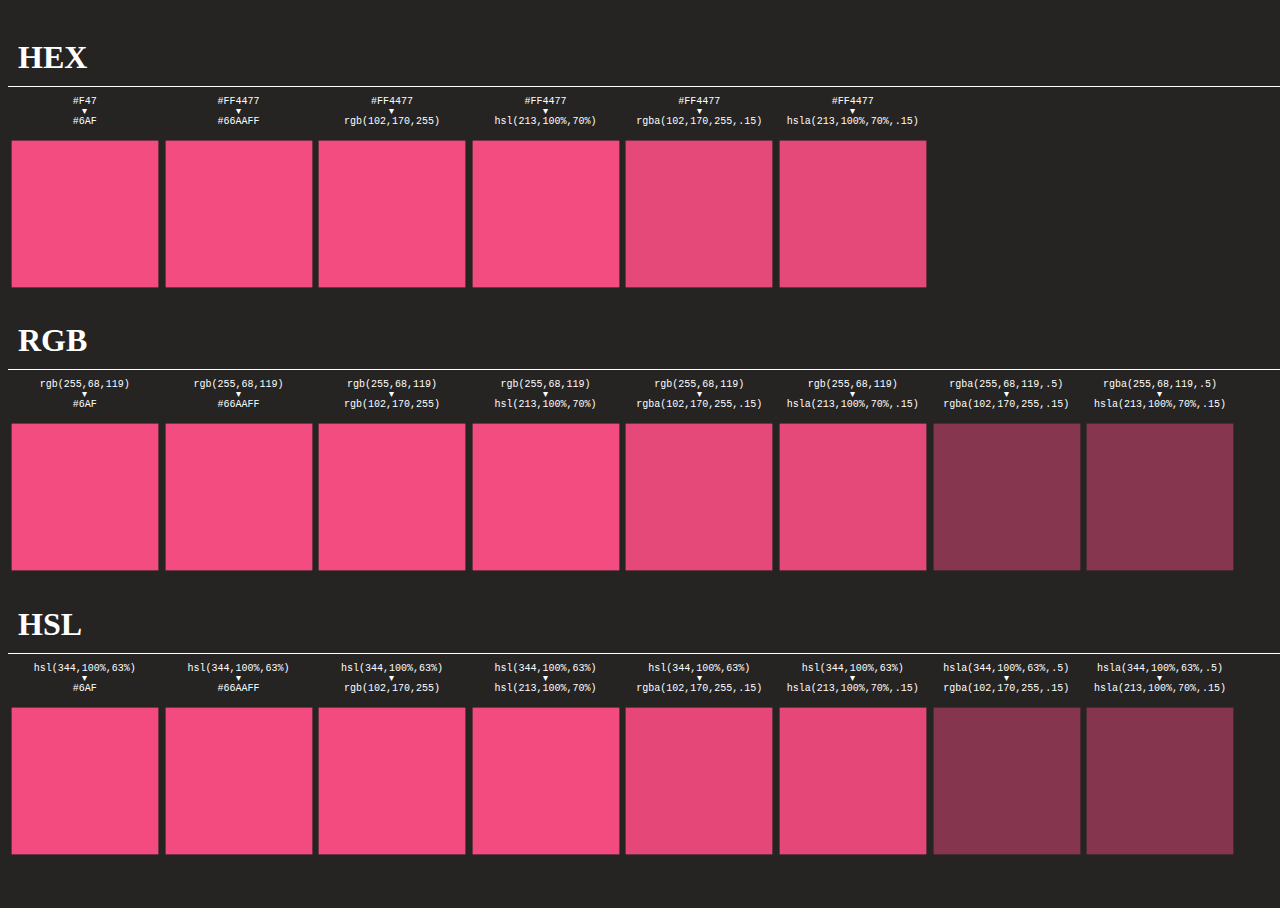
<file: anime-master/documentation/examples/colors-test.html>
<!DOCTYPE html>
<html>
<head>
  <title>Colors test | anime.js</title>
  <meta charset="utf-8">
  <meta name="viewport" content="width=device-width, initial-scale=1, maximum-scale=1">
  <meta property="og:title" content="anime.js">
  <meta property="og:url" content="https://animejs.com">
  <meta property="og:description" content="Javascript Animation Engine">
  <meta property="og:image" content="https://animejs.com/documentation/assets/img/icons/og.png">
  <meta name="twitter:card" content="summary">
  <meta name="twitter:title" content="anime.js">
  <meta name="twitter:site" content="@juliangarnier">
  <meta name="twitter:description" content="Javascript Animation Engine">
  <meta name="twitter:image" content="https://animejs.com/documentation/assets/img/icons/twitter.png">
  <link rel="apple-touch-icon-precomposed" href="../assets/img/social-media-image.png">
  <link rel="icon" type="image/png" href="../assets/img/favicon.png">
  <link href="../assets/css/documentation.css" rel="stylesheet">
  <script src="../../lib/anime.min.js"></script>
  <!-- <script src="../assets/js/anime/anime.2.0.2.js"></script> -->
  <!-- <script src="../assets/js/anime/anime.1.3.js"></script> -->
  <style>
    body {
      width: 100%;
      height: 100vh;
    }
    .color-tests {
      display: flex;
      flex-wrap: wrap;
    }
    .section-title {
      display: block;
      width: 100%;
      margin-bottom: 10px;
      padding: 10px;
      border-bottom: 1px solid #FFF;
    }
    .color-test {
      flex-shrink: 2;
      text-align: center;
      font-size: 10px;
      line-height: 1em;
      font-family: monospace;
    }
    .color-el {
      display: flex;
      align-items: center;
      justify-content: center;
      position: relative;
      width: 12vw;
      height: 12vw;
      margin-top: 10px;
    }
  </style>
</head>
<body>
  <section class="color-section">
    <h1 class="section-title">HEX</h1>
    <div class="color-tests">
      <div class="color-test hex-to-hex-shorthand">#F47<br>▾<br>#6AF</div>
      <div class="color-test hex-to-hex">#FF4477<br>▾<br>#66AAFF</div>
      <div class="color-test hex-to-rgb">#FF4477<br>▾<br>rgb(102,170,255)</div>
      <div class="color-test hex-to-hsl">#FF4477<br>▾<br>hsl(213,100%,70%)</div>
      <div class="color-test hex-to-rgba">#FF4477<br>▾<br>rgba(102,170,255,.15)</div>
      <div class="color-test hex-to-hsla">#FF4477<br>▾<br>hsla(213,100%,70%,.15)</div>
    </div>
  </section>
  <section class="color-section">
    <h1 class="section-title">RGB</h1>
    <div class="color-tests">
      <div class="color-test rgb-to-hex-shorthand">rgb(255,68,119)<br>▾<br>#6AF</div>
      <div class="color-test rgb-to-hex">rgb(255,68,119)<br>▾<br>#66AAFF</div>
      <div class="color-test rgb-to-rgb">rgb(255,68,119)<br>▾<br>rgb(102,170,255)</div>
      <div class="color-test rgb-to-hsl">rgb(255,68,119)<br>▾<br>hsl(213,100%,70%)</div>
      <div class="color-test rgb-to-rgba">rgb(255,68,119)<br>▾<br>rgba(102,170,255,.15)</div>
      <div class="color-test rgb-to-hsla">rgb(255,68,119)<br>▾<br>hsla(213,100%,70%,.15)</div>
      <div class="color-test rgba-to-rgba">rgba(255,68,119,.5)<br>▾<br>rgba(102,170,255,.15)</div>
      <div class="color-test rgba-to-hsla">rgba(255,68,119,.5)<br>▾<br>hsla(213,100%,70%,.15)</div>
    </div>
  </section>
  <section class="color-section">
    <h1 class="section-title">HSL</h1>
    <div class="color-tests">
      <div class="color-test hsl-to-hex-shorthand">hsl(344,100%,63%)<br>▾<br>#6AF</div>
      <div class="color-test hsl-to-hex">hsl(344,100%,63%)<br>▾<br>#66AAFF</div>
      <div class="color-test hsl-to-rgb">hsl(344,100%,63%)<br>▾<br>rgb(102,170,255)</div>
      <div class="color-test hsl-to-hsl">hsl(344,100%,63%)<br>▾<br>hsl(213,100%,70%)</div>
      <div class="color-test hsl-to-rgba">hsl(344,100%,63%)<br>▾<br>rgba(102,170,255,.15)</div>
      <div class="color-test hsl-to-hsla">hsl(344,100%,63%)<br>▾<br>hsla(213,100%,70%,.15)</div>
      <div class="color-test hsla-to-rgba">hsla(344,100%,63%,.5)<br>▾<br>rgba(102,170,255,.15)</div>
      <div class="color-test hsla-to-hsla">hsla(344,100%,63%,.5)<br>▾<br>hsla(213,100%,70%,.15)</div>
    </div>
  </section>
  <script>

    var colorTestEls = document.querySelectorAll('.color-test');

    function createTest(el) {
      var testHtml = el.innerHTML;
      var testValues = testHtml.split('<br>▾<br>');
      var colorEl = document.createElement('div');
      colorEl.classList.add('color-el');
      el.appendChild(colorEl);
      anime({
        targets: colorEl,
        backgroundColor: [testValues[0], testValues[1]],
        scale: [.97, .75],
        direction: 'alternate',
        easing: 'easeInOutSine',
        duration: 4000,
        loop: true
      });
    }

    for (var i = 0; i < colorTestEls.length; i++) createTest(colorTestEls[i]);

  </script>
</body>
</html>
</file>
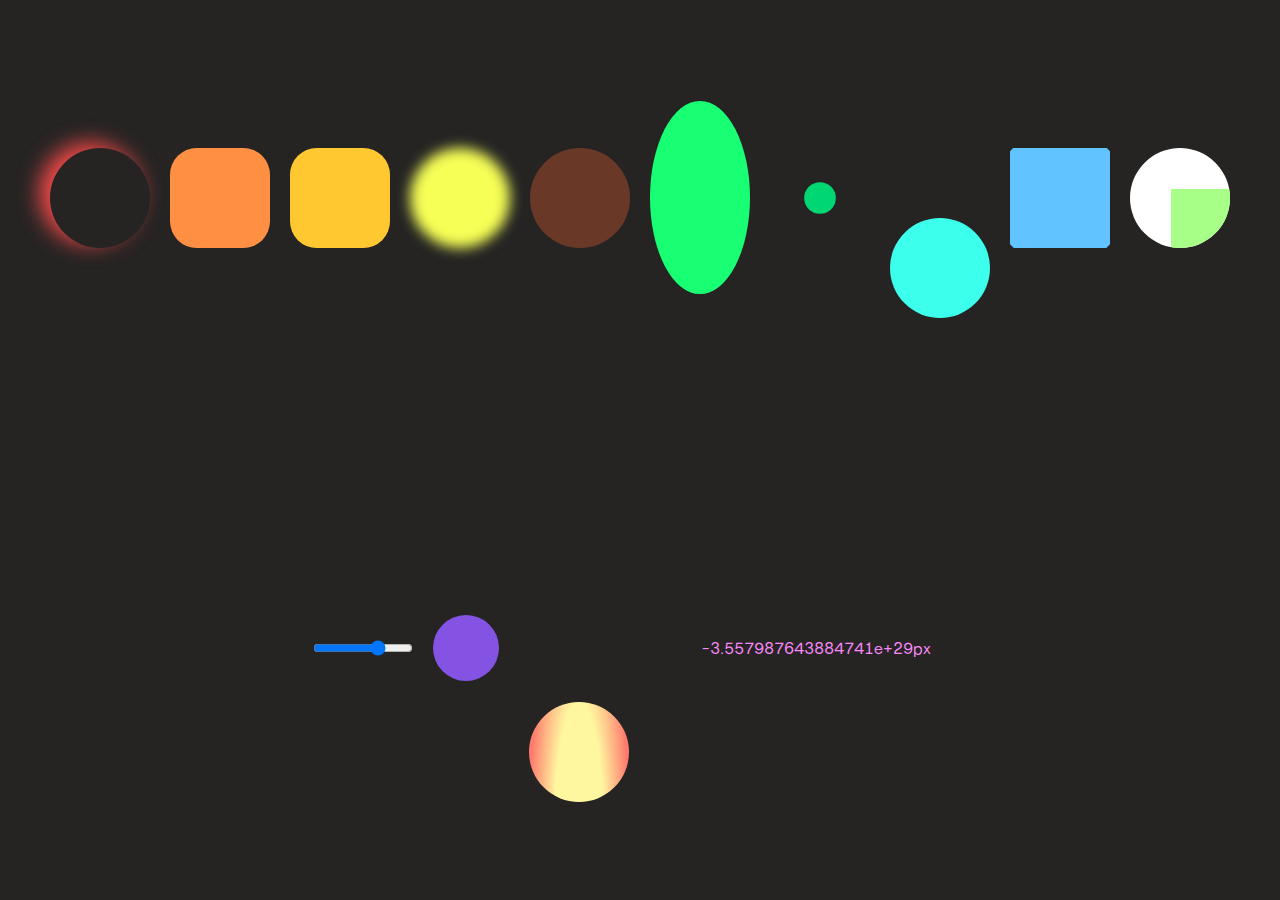
<file: anime-master/documentation/examples/complex-properties.html>
<!DOCTYPE html>
<html>
<head>
  <title>Complex properties | anime.js</title>
  <meta charset="utf-8">
  <meta name="viewport" content="width=device-width, initial-scale=1, maximum-scale=1">
  <meta property="og:title" content="anime.js">
  <meta property="og:url" content="https://animejs.com">
  <meta property="og:description" content="Javascript Animation Engine">
  <meta property="og:image" content="https://animejs.com/documentation/assets/img/icons/og.png">
  <meta name="twitter:card" content="summary">
  <meta name="twitter:title" content="anime.js">
  <meta name="twitter:site" content="@juliangarnier">
  <meta name="twitter:description" content="Javascript Animation Engine">
  <meta name="twitter:image" content="https://animejs.com/documentation/assets/img/icons/twitter.png">
  <link rel="apple-touch-icon-precomposed" href="../assets/img/social-media-image.png">
  <link href="../assets/css/animejs.css" rel="stylesheet">
  <link href="../assets/css/documentation.css" rel="stylesheet">
  <!-- <script src="../../lib/anime.min.js"></script> -->
  <!-- <script src="../assets/js/anime/anime.1.3.js"></script> -->
  <!-- <script src="../assets/js/anime/anime.2.0.1.js"></script> -->
  <style>
    body {
      display: flex;
      flex-wrap: wrap;
      justify-content: center;
      align-items: center;
      min-height: 100vh;
    }
    .item {
      width: 100px;
      height: 100px;
      margin-top: 20px;
      border-radius: 50%;
      background-color: currentColor;
      margin: 10px;
    }
    .box-shadow {
      background-color: transparent;
    }
    .clip-path {
      border-radius: 0;
    }
    .auto-property {
      background-image: radial-gradient(50% 100%, #FFF7A0 50%, #FF7A6D 100%);
      background-size: auto 100px;
    }
    .exponent-values {
      width: 300px;
      background-color: transparent;
      text-align: center;
    }
  </style>
</head>
<body>
  <div class="box-shadow item color-red"></div>
  <div class="unit-less item color-orange"></div>
  <div class="specified-unit item color-lightorange"></div>
  <div class="filter item color-yellow"></div>
  <div class="rgba item color-citrus"></div>
  <div class="calc item color-green"></div>
  <div class="zero-value item color-darkgreen"></div>
  <div class="round-value item color-turquoise"></div>
  <div class="clip-path item color-skyblue"></div>
  <svg class="item" xmlns="http://www.w3.org/2000/svg" viewBox="0 0 100 100">
    <g id="Page-1" fill="none" fill-rule="evenodd">
      <g id="svg" fill="#A7FF87">
        <rect id="Rectangle" width="50" height="50" x="25" y="25"/>
      </g>
    </g>
  </svg>
  <input class="item" type="range" value="0" min="0" max="100">
  <div class="basic-css color-lavender item"></div>
  <div class="auto-property color-purple item"></div>
  <input class="exponent-values color-pink item" value="-1.1234567890123456789e+30px"></input>
  <script type="module">
    
    import anime from "../../src/index.js";

    var boxShadow = anime({
      targets: '.box-shadow',
      boxShadow: [
        {value: ['10px -10px 10px 0 currentColor', '10px 10px 20px 0 currentColor']},
        {value: '-10px 10px 30px 0 currentColor'},
        {value: '-10px -10px 20px 0 currentColor'},
        {value: '10px -10px 10px 0 currentColor'}
      ],
      loop: true,
      easing: 'linear'
    });
    var unitLess = anime({
      targets: '.unit-less',
      borderRadius: 16,
      loop: true,
      direction: 'alternate',
      easing: 'linear'
    });
    var specifiedUnit = anime({
      targets: '.specified-unit',
      borderRadius: '1em',
      loop: true,
      direction: 'alternate',
      easing: 'linear'
    });
    var filter = anime({
      targets: '.filter',
      filter: ["blur(20px)", "blur(0px)"],
      loop: true,
      direction: 'alternate',
      easing: 'linear'
    });
    var rgba = anime({
      targets: '.rgba',
      backgroundColor: ['rgba(255,100,50,1)', 'rgba(255,100,50,.0)'],
      loop: true,
      direction: 'alternate',
      easing: 'linear'
    });
    var calc = anime({
      targets: '.calc',
      height: ['calc(25% - 100px)', 'calc(25% - 0px)'],
      loop: true,
      direction: 'alternate',
      easing: 'linear'
    });
    var zeroValue = anime({
      targets: '.zero-value',
      scale: 0,
      loop: true,
      direction: 'alternate',
      easing: 'linear'
    });
    var roundValue = anime({
      targets: '.round-value',
      translateY: 100,
      round: .1,
      loop: true,
      direction: 'alternate',
      easing: 'linear'
    });
    var clipPath = anime({
      targets: '.clip-path',
      clipPath: ['circle(0px at center)', 'circle(100px at center)'],
      loop: true,
      direction: 'alternate',
      easing: 'linear'
    });
    var svgTransform = anime({
      targets: 'rect',
      transform: 'translate(10 10) scale(2)',
      loop: true,
      direction: 'alternate',
      easing: 'linear'
    });
    var rangeValue = anime({
      targets: 'input[type="range"]',
      value: 100,
      loop: true,
      direction: 'alternate',
      easing: 'linear'
    });
    var basicCSS = anime({
      targets: '.basic-css',
      width: 50,
      height: 50,
      loop: true,
      direction: 'alternate',
      easing: 'linear'
    });
    var autoProperty = anime({
      targets: '.auto-property',
      backgroundSize: ['auto 10px', 'auto 400px'],
      margin: '20% 40px 10px 30px',
      loop: true,
      direction: 'alternate',
      easing: 'linear'
    });
    var exponentValues = anime({
      targets: '.exponent-values',
      value: '+1.0123456789012346e+21px',
      loop: true,
      direction: 'alternate',
      easing: 'linear'
    });
  </script>
</body>
</html>
</file>
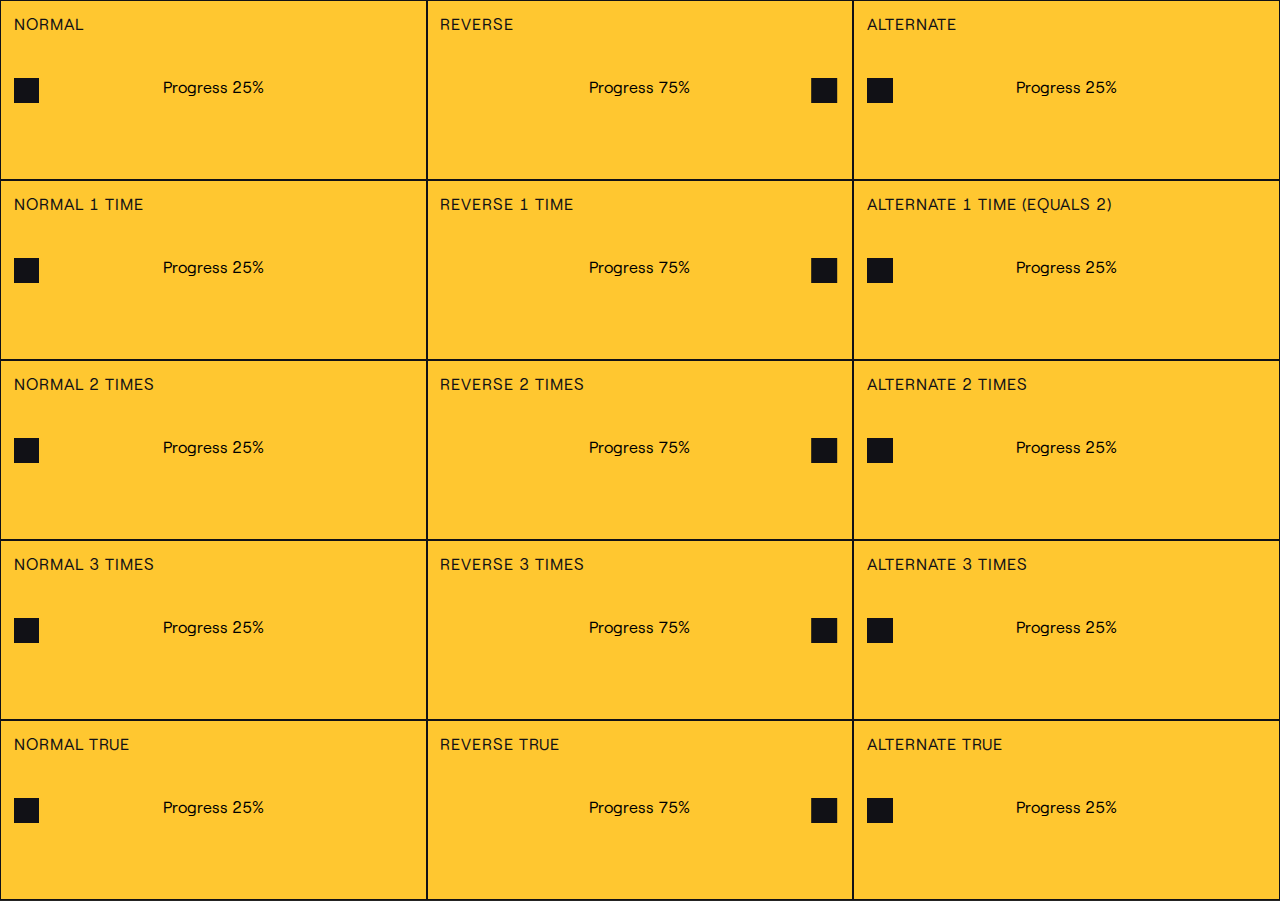
<file: anime-master/documentation/examples/directions-testing.html>
<!DOCTYPE html>
<html>
<head>
  <title>Diretions Testing | anime.js</title>
  <meta charset="utf-8">
  <meta name="viewport" content="width=device-width, initial-scale=1, maximum-scale=1">
  <meta property="og:title" content="anime.js">
  <meta property="og:url" content="https://animejs.com">
  <meta property="og:description" content="Javascript Animation Engine">
  <meta property="og:image" content="https://animejs.com/documentation/assets/img/icons/og.png">
  <meta name="twitter:card" content="summary">
  <meta name="twitter:title" content="anime.js">
  <meta name="twitter:site" content="@juliangarnier">
  <meta name="twitter:description" content="Javascript Animation Engine">
  <meta name="twitter:image" content="https://animejs.com/documentation/assets/img/icons/twitter.png">
  <link rel="apple-touch-icon-precomposed" href="../assets/img/social-media-image.png">
  <link rel="icon" type="image/png" href="../assets/img/favicon.png">
  <link href="../assets/css/animejs.css" rel="stylesheet">
  <link href="../assets/css/documentation.css" rel="stylesheet">
  <script src="../../lib/anime.min.js"></script>
  <style>
    body {
      display: flex;
      flex-wrap: wrap;
      align-items: center;
      justify-content: flex-start;
      height: auto;
    }
    article {
      padding: 1vw;
      position: relative;
      width: 33.33%;
      height: 20vh;
      background: currentColor;
      border: 1px solid #111116;
    }
    h2 {
      color: #111116;
    }
    .el {
      position: relative;
      top: 5vh;
      width: 2vw;
      height: 2vw;
      background: #111116;
    }
    .logs {
      display: flex;
      flex-direction: column;
      flex-wrap: wrap;
      align-items: center;
      justify-content: center;
      position: absolute;
      top: 1vh;
      left: 0;
      bottom: 0;
      height: 19vh;
      width: 100%;
    }
    input {
      text-align: center;
      background: none;
      border: none;
    }
  </style>
</head>
<body>
  <script>
    function createTest(title, numberOfTargets, params) {
      var testEl = document.createElement('article');
      var testZoneEl = document.createElement('div');
      var logsEl = document.createElement('div');
      var progressEl = document.createElement('input');
      var promiseEl = document.createElement('input');
      var h2El = document.createElement('h2');

      for (var i = 0; i < numberOfTargets; i++) {
        var el = document.createElement('div');
        el.classList.add('el');
        testZoneEl.appendChild(el);
      }

      h2El.innerHTML = title;
      testEl.appendChild(h2El);
      logsEl.classList.add('logs');
      logsEl.appendChild(progressEl);
      logsEl.appendChild(promiseEl);
      testEl.appendChild(logsEl);
      testEl.appendChild(testZoneEl);
      document.body.appendChild(testEl);

      params.targets = testZoneEl.querySelectorAll('div');
      params.translateX = '29vw';
      params.delay = 1000;
      params.endDelay = 1000;
      params.easing = 'easeInOutQuad';
      params.begin = function() { testEl.classList.add('color-lightorange') };
      params.update = function(a) { 
        testEl.classList.add('color-red');
        progressEl.value = 'Progress ' + Math.round(a.progress) + '%';
      };
      params.complete = function() { testEl.classList.add('color-darkgreen') };
      var animation = anime(params);
      animation.finished.then(function() {
        promiseEl.value = 'Promise resolved'
        console.log('Promise resolved');
      });
      testEl.onclick = function() {
        testEl.classList.add('color-red');
        testEl.classList.remove('color-lightorange');
        testEl.classList.remove('color-darkgreen');
        animation.restart();
      }
    }

    createTest('Normal', 1, {});

    createTest('Reverse', 1, {
      direction: 'reverse'
    });

    createTest('Alternate', 1, {
      direction: 'alternate'
    });

    createTest('Normal 1 time', 1, {
      loop: 1
    });

    createTest('Reverse 1 time', 1, {
      direction: 'reverse',
      loop: 1
    });

    createTest('Alternate 1 time (equals 2)', 1, {
      direction: 'alternate',
      loop: 1
    });

    createTest('Normal 2 times', 1, {
      loop: 2
    });

    createTest('Reverse 2 times', 1, {
      direction: 'reverse',
      loop: 2
    });

    createTest('Alternate 2 times', 1, {
      direction: 'alternate',
      loop: 2
    });

    createTest('Normal 3 times', 1, {
      loop: 3
    });

    createTest('Reverse 3 times', 1, {
      direction: 'reverse',
      loop: 3
    });

    createTest('Alternate 3 times', 1, {
      direction: 'alternate',
      loop: 3
    });

    createTest('Normal true', 1, {
      loop: true
    });

    createTest('Reverse true', 1, {
      direction: 'reverse',
      loop: true
    });

    createTest('Alternate true', 1, {
      direction: 'alternate',
      loop: true
    });



  </script>
</body>
</html>
</file>
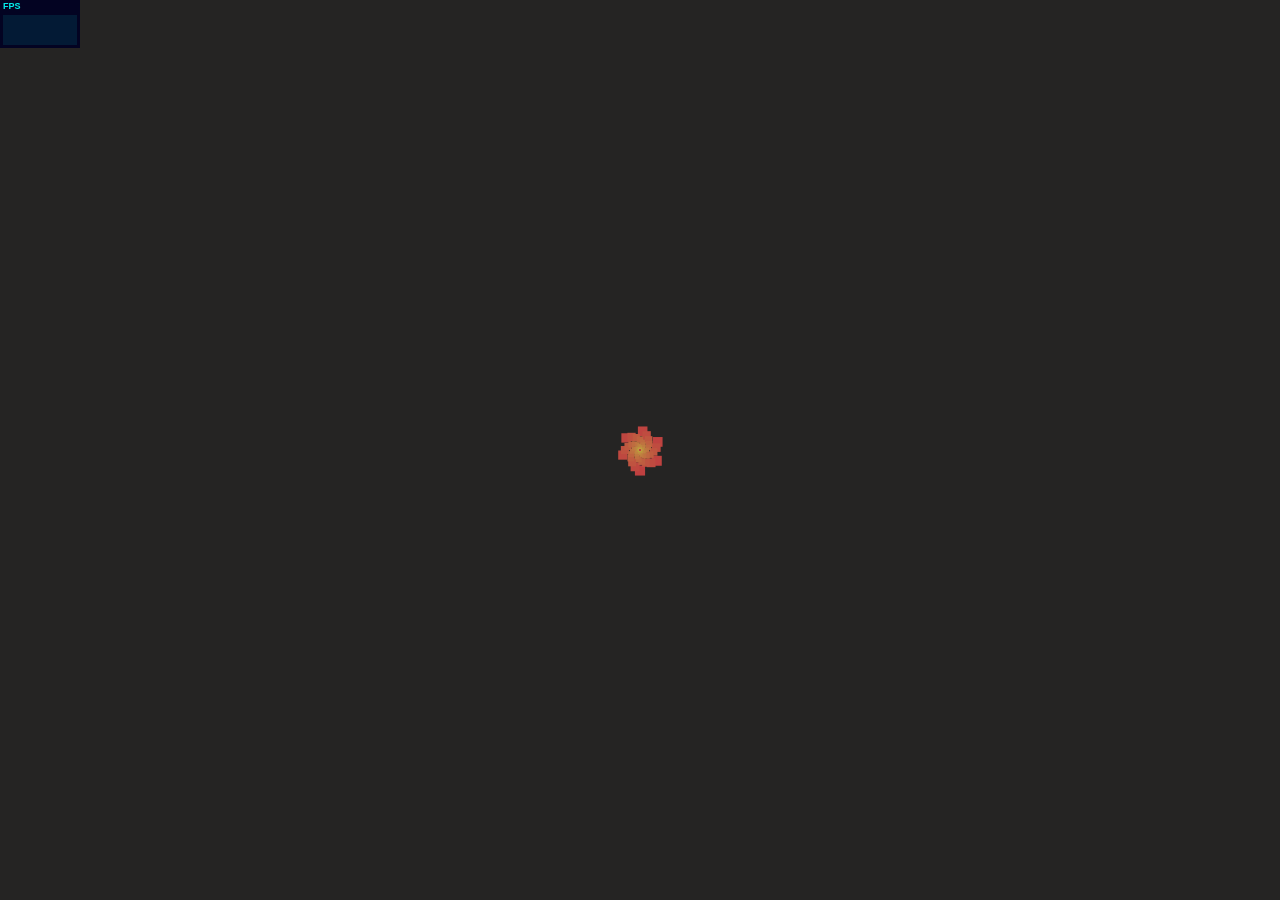
<file: anime-master/documentation/examples/DOM-stress-test.html>
<!DOCTYPE html>
<html>
<head>
  <title>DOM stress test | anime.js</title>
  <meta charset="utf-8">
  <meta name="viewport" content="width=device-width, initial-scale=1, maximum-scale=1">
  <meta property="og:title" content="anime.js">
  <meta property="og:url" content="https://animejs.com">
  <meta property="og:description" content="Javascript Animation Engine">
  <meta property="og:image" content="https://animejs.com/documentation/assets/img/icons/og.png">
  <meta name="twitter:card" content="summary">
  <meta name="twitter:title" content="anime.js">
  <meta name="twitter:site" content="@juliangarnier">
  <meta name="twitter:description" content="Javascript Animation Engine">
  <meta name="twitter:image" content="https://animejs.com/documentation/assets/img/icons/twitter.png">
  <link rel="apple-touch-icon-precomposed" href="../assets/img/social-media-image.png">
  <link rel="icon" type="image/png" href="../assets/img/favicon.png" >
  <link href="../assets/css/animejs.css" rel="stylesheet">
  <link href="../assets/css/documentation.css" rel="stylesheet">
  <script src="../../lib/anime.min.js"></script>
  <!-- <script src="../assets/js/anime/anime.2.0.2.js"></script> -->
  <!-- <script src="../assets/js/anime/anime.1.0.js"></script> -->
  <style>

    .el {
      position: absolute;
      top: 50%;
      left: 50%;
      width: 1em;
      height: 1em;
      margin: -.5em 0 0 -.5em;
      font-size: 20px;
    }

  </style>
</head>
<body></body>
<script>

  var wrapperEl = document.body;
  var numberOfEls = 500;
  var duration = numberOfEls * 10;
  var radius = window.innerWidth < window.innerHeight ? window.innerWidth : window.innerHeight;
  var distance = (radius / 4 <= 150 ? 150 : radius / 2.5) / 16; 

  function createEl(i) {
    var el = document.createElement('div');
    var hue = Math.round(360 / numberOfEls * i);
    el.classList.add('el');
    //el.style.border = '5px solid hsl(' + hue + ', 50%, 50%)';
    el.style.backgroundColor = 'hsl(' + hue + ', 50%, 50%)';
    wrapperEl.appendChild(el);
    anime({
      targets: el,
      translateX: Math.sin(i) * distance + 'rem',
      translateY: Math.cos(i) * distance + 'rem',
      scale: [
        {value: [.1, 2]},
        {value: .1}
      ],
      easing: 'easeInOutSine',
      loop: true,
      duration: duration,
      delay: i * (duration / numberOfEls)
    });
  };

  for (var i = 0; i < numberOfEls; i++) createEl(i);

  </script>
  <script src="../assets/js/vendors/stats.min.js"></script>
</html>
</file>
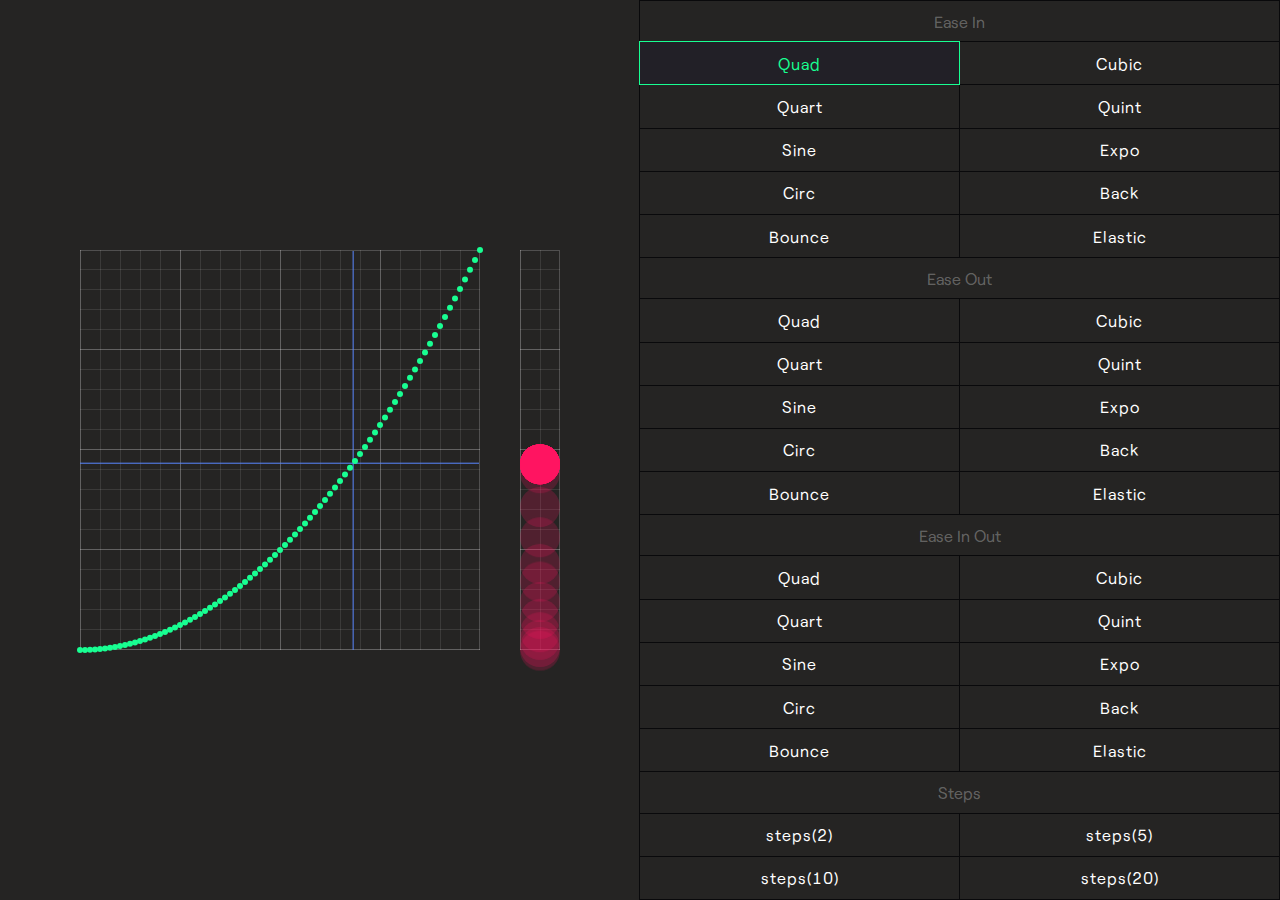
<file: anime-master/documentation/examples/ease-visualizer.html>
<!DOCTYPE html>
<html>
<head>
  <title>Ease visualizer | anime.js</title>
  <meta charset="utf-8">
  <meta name="viewport" content="width=device-width, initial-scale=1, maximum-scale=1">
  <meta property="og:title" content="anime.js">
  <meta property="og:url" content="https://animejs.com">
  <meta property="og:description" content="Javascript Animation Engine">
  <meta property="og:image" content="https://animejs.com/documentation/assets/img/icons/og.png">
  <meta name="twitter:card" content="summary">
  <meta name="twitter:title" content="anime.js">
  <meta name="twitter:site" content="@juliangarnier">
  <meta name="twitter:description" content="Javascript Animation Engine">
  <meta name="twitter:image" content="https://animejs.com/documentation/assets/img/icons/twitter.png">
  <link rel="apple-touch-icon-precomposed" href="../assets/img/social-media-image.png">
  <link rel="icon" type="image/png" href="../assets/img/favicon.png">
  <link href="../assets/css/animejs.css" rel="stylesheet">
  <link href="../assets/css/documentation.css" rel="stylesheet">
  <!-- <script src="../../lib/anime.min.js"></script> -->
  <style>
    .easings {
      display: flex;
      justify-content: space-between;
      align-items: center;
      flex-direction: column;
      position: absolute;
      width: 100%;
      height: 100%;
    }
    .output {
      display: flex;
      justify-content: center;
      align-items: center;
      position: relative;
      width: 100%;
      height: 400px;
    }
    .options {
      display: flex;
      flex-wrap: wrap;
      flex-direction: row;
      width: 100%;
      min-height: 300px;
      border-top: 1px solid #09090B;
    }
    .grid {
      border-top: 1px solid rgba(255,255,255,0.2);
      border-right: 1px solid rgba(255,255,255,0.2);
      background: linear-gradient(0deg, rgba(255,255,255,0.2) 1px, rgba(0,0,0,0) 1px),
                  linear-gradient(90deg, rgba(255,255,255,0.2) 1px, rgba(0,0,0,0) 1px),
                  linear-gradient(0deg, rgba(255,255,255,0.1) 1px, rgba(0,0,0,0) 1px),
                  linear-gradient(90deg, rgba(255,255,255,0.1) 1px, rgba(0,0,0,0) 1px);
      background-position: 0px -1px;
      background-size: 100px 100px, 100px 100px, 20px 20px, 20px 20px;
    }
    .visualizer-wrapper {
      position: relative;
      width: 100%;
      height: 100%;
    }
    .visualizer {
      position: relative;
      width: 100%;
    }
    .value {
      position: relative;
      width: 20px;
      height: 100%;
      margin-left: 20px;
    }
    @media screen and (min-width: 980px) {
      .easings {
        flex-direction: row;
      }
      .output {
        width: 50%;
        height: 100%;
      }
      .options {
        width: 50%;
        height: 100%;
      }
      .visualizer-wrapper {
        width: 400px;
        height: 400px;
      }
      .value {
        width: 40px;
        height: 400px;
        margin-left: 40px;
      }
    }
    .axis {
      position: absolute;
      background: #5A87FF;
    }
    .axis.x {
      width: 1px;
      height: 100%;
      transform-origin: 0 0;
    }
    .axis.y {
      bottom: 0;
      width: 100%;
      height: 1px;
      transform-origin: 100% 0;
    }
    .graph {
      position: absolute;
      top: 0;
      left: 0;
      right: 0;
      bottom: 0;
    }
    .cursor {
      position: absolute;
      z-index: 2;
      width: 40px;
      height: 40px;
      margin-top: -20px;
      background: #FF1461;
      border-radius: 50%;
      transform: translateY(100px);
    }
    .curve {
      display: flex;
      justify-content: space-between;
      align-items: flex-end;
      overflow: visible;
      position: relative;
      z-index: 1;
      width: 100%;
      height: 100%;
    }
    .curve-dot {
      position: relative;
      width: 6px;
      height: 6px;
      margin-bottom: -3px;
      margin-left: -3px;
      border-radius: 50%;
      flex-shrink: 0;
      background-color: #18FF92;
    }
    .curve-dot:first-child {
      margin-left: -3px;
    }
    .curve-dot:last-child {
      margin-right: -4px;
    }
    button {
      opacity: 1;
      position: relative;
      color: currentColor;
      font-size: 16px;
      width: calc(50% + 1px);
      border: 1px solid #09090B;
      background: transparent;
      margin: -1px 0 0 -1px;
      letter-spacing: 1px;
    }
    label {
      display: flex;
      align-items: center;
      justify-content: center;
      width: calc(100% + 1px);
      margin: -1px 0 0 -1px;
      border-top: 0px;
      border-left: 1px solid #09090B;
      border-right: 1px solid #09090B;
      color: rgba(255,255,255,.3);
    }
    button.active {
      color: #18FF92;
      z-index: 1;
      opacity: 1;
      border: 1px solid currentColor;
      background: #222027;
    }
    button:focus {
      outline: none;
    }
    button:hover {
      background: #222027;
    }
  </style>
</head>
<body>
  <div class="easings">
    <div class="output">
      <div class="visualizer-wrapper grid">
        <div class="axis x"></div>
        <div class="axis y"></div>
        <div class="visualizer">
          <div class="curve">
            <div class="curve-dot"></div>
            <div class="curve-dot"></div>
            <div class="curve-dot"></div>
            <div class="curve-dot"></div>
            <div class="curve-dot"></div>
            <div class="curve-dot"></div>
            <div class="curve-dot"></div>
            <div class="curve-dot"></div>
            <div class="curve-dot"></div>
            <div class="curve-dot"></div>
            <div class="curve-dot"></div>
            <div class="curve-dot"></div>
            <div class="curve-dot"></div>
            <div class="curve-dot"></div>
            <div class="curve-dot"></div>
            <div class="curve-dot"></div>
            <div class="curve-dot"></div>
            <div class="curve-dot"></div>
            <div class="curve-dot"></div>
            <div class="curve-dot"></div>
            <div class="curve-dot"></div>
            <div class="curve-dot"></div>
            <div class="curve-dot"></div>
            <div class="curve-dot"></div>
            <div class="curve-dot"></div>
            <div class="curve-dot"></div>
            <div class="curve-dot"></div>
            <div class="curve-dot"></div>
            <div class="curve-dot"></div>
            <div class="curve-dot"></div>
            <div class="curve-dot"></div>
            <div class="curve-dot"></div>
            <div class="curve-dot"></div>
            <div class="curve-dot"></div>
            <div class="curve-dot"></div>
            <div class="curve-dot"></div>
            <div class="curve-dot"></div>
            <div class="curve-dot"></div>
            <div class="curve-dot"></div>
            <div class="curve-dot"></div>
            <div class="curve-dot"></div>
            <div class="curve-dot"></div>
            <div class="curve-dot"></div>
            <div class="curve-dot"></div>
            <div class="curve-dot"></div>
            <div class="curve-dot"></div>
            <div class="curve-dot"></div>
            <div class="curve-dot"></div>
            <div class="curve-dot"></div>
            <div class="curve-dot"></div>
            <div class="curve-dot"></div>
            <div class="curve-dot"></div>
            <div class="curve-dot"></div>
            <div class="curve-dot"></div>
            <div class="curve-dot"></div>
            <div class="curve-dot"></div>
            <div class="curve-dot"></div>
            <div class="curve-dot"></div>
            <div class="curve-dot"></div>
            <div class="curve-dot"></div>
            <div class="curve-dot"></div>
            <div class="curve-dot"></div>
            <div class="curve-dot"></div>
            <div class="curve-dot"></div>
            <div class="curve-dot"></div>
            <div class="curve-dot"></div>
            <div class="curve-dot"></div>
            <div class="curve-dot"></div>
            <div class="curve-dot"></div>
            <div class="curve-dot"></div>
            <div class="curve-dot"></div>
            <div class="curve-dot"></div>
            <div class="curve-dot"></div>
            <div class="curve-dot"></div>
            <div class="curve-dot"></div>
            <div class="curve-dot"></div>
            <div class="curve-dot"></div>
            <div class="curve-dot"></div>
            <div class="curve-dot"></div>
            <div class="curve-dot"></div>
            <div class="curve-dot"></div>
          </div>
        </div>
      </div>
      <div class="value grid">
        <div class="graph">
          <div class="cursor"></div>
          <div class="cursor"></div>
          <div class="cursor"></div>
          <div class="cursor"></div>
          <div class="cursor"></div>
          <div class="cursor"></div>
          <div class="cursor"></div>
          <div class="cursor"></div>
          <div class="cursor"></div>
          <div class="cursor"></div>
          <div class="cursor"></div>
          <div class="cursor"></div>
          <div class="cursor"></div>
          <div class="cursor"></div>
          <div class="cursor"></div>
          <div class="cursor"></div>
          <div class="cursor"></div>
          <div class="cursor"></div>
        </div>
      </div>
    </div>
    <div class="options">
      <label>Ease In</label>
      <button class="active" value="easeInQuad" >Quad</button>
      <button value="easeInCubic" >Cubic</button>
      <button value="easeInQuart" >Quart</button>
      <button value="easeInQuint" >Quint</button>
      <button value="easeInSine" >Sine</button>
      <button value="easeInExpo" >Expo</button>
      <button value="easeInCirc" >Circ</button>
      <button value="easeInBack" >Back</button>
      <button value="easeInBounce" >Bounce</button>
      <button value="easeInElastic" >Elastic</button>
      <label>Ease Out</label>
      <button value="easeOutQuad" >Quad</button>
      <button value="easeOutCubic" >Cubic</button>
      <button value="easeOutQuart" >Quart</button>
      <button value="easeOutQuint" >Quint</button>
      <button value="easeOutSine" >Sine</button>
      <button value="easeOutExpo" >Expo</button>
      <button value="easeOutCirc" >Circ</button>
      <button value="easeOutBack" >Back</button>
      <button value="easeOutBounce" >Bounce</button>
      <button value="easeOutElastic" >Elastic</button>
      <label>Ease In Out</label>
      <button value="easeInOutQuad" >Quad</button>
      <button value="easeInOutCubic" >Cubic</button>
      <button value="easeInOutQuart" >Quart</button>
      <button value="easeInOutQuint" >Quint</button>
      <button value="easeInOutSine" >Sine</button>
      <button value="easeInOutExpo" >Expo</button>
      <button value="easeInOutCirc" >Circ</button>
      <button value="easeInOutBack" >Back</button>
      <button value="easeInOutBounce" >Bounce</button>
      <button value="easeInOutElastic" >Elastic</button>
      <label>Steps</label>
      <button value="steps(2)" >steps(2)</button>
      <button value="steps(5)" >steps(5)</button>
      <button value="steps(10)" >steps(10)</button>
      <button value="steps(20)" >steps(20)</button>
    </div>
  </div>
  <script type="module">

  import anime from '../../src/index.js';

  var pathEl = document.querySelector('.curve');
  var presetsEls = document.querySelectorAll('.options button');
  var duration = 1000;

  function animateProgress(easingName) {

    anime.remove(['.axis.x', '.axis.y', '.cursor']);

    var tl = anime.timeline({
      duration: duration,
      easing: 'linear',
      complete: function() {
        animateProgress(easingName);
      }
    })
    .add({
      targets: '.axis.x',
      translateX: [0, 399],
      translateZ: [0, 0]
     }, 0)
    .add({
      targets: '.axis.y',
      translateY: [0, -399],
      translateZ: [0, 0],
      easing: easingName,
      endDelay: 1000
    }, 0)
    .add({
      targets: '.cursor',
      translateY: [400, 0],
      translateZ: [0, 0],
      easing: easingName,
      update: function(anim) {
        var timeSegment = (100 / (anim.animatables.length - 2));
        var index = Math.round((anim.progress +.5) / timeSegment);
        var animatable = anim.animatables[index];
        if (animatable) {
          var target = animatable.target;
          anime.remove(target);
          target.style.opacity = .20;
        }
      }
    }, 0);

  }

  function changeEase(event) {
    for (var i = 0; i < presetsEls.length; i++) {
      presetsEls[i].classList.remove('active');
    }
    var buttonEl = event.target;
    var easingName = buttonEl.value;
    buttonEl.classList.add('active');
    animateProgress(easingName);
    anime({
      targets: '.curve-dot',
      translateY: anime.stagger([0, -400], {easing: easingName}),
      easing: 'easeInOutQuad',
      duration: 400
    });
  }

  for (var i = 0; i < presetsEls.length; i++) {
    presetsEls[i].onclick = changeEase;
  }

  presetsEls[0].click();

  </script>
</body>
</html>
</file>
<file: public/style.css>
/*---------------------------------------------------------------------------------------------------------------------------------------------------------------*/
/*Color Variables*/
:root {
    --moveITPrimary: #ff5701;
    --moveITWhite: #FAFAFA;
    --moveITBlack: #2f2f2f; 
    --moveITInfo: #2980ba;
    --moveITSuccess: #27AE60;
    --moveITError: #EA4838;
    --moveITWarning: #F1C40E;
}     
/*---------------------------------------------------------------------------------------------------------------------------------------------------------------*/
/*Whole Page*/
#body{
    background-color: var(--moveITWhite);
}

/*---------------------------------------------------------------------------------------------------------------------------------------------------------------*/
/*TopLine*/
#topLine{
text-align: center;
font-family: "Satoshi", Sans-serif;
font-weight: bold;
margin-top: -3vw;
margin-bottom: 10vw;


}
#headline{
    color: var(--moveITPrimary);
    font-size: 5vw;
    line-height: 1.4em;
    text-shadow: 1px 0px 1px #CCCCCC, 0px 1px 1px #EEEEEE, 2px 1px 1px #CCCCCC, 1px 2px 1px #EEEEEE, 3px 2px 1px #CCCCCC, 2px 3px 1px #EEEEEE, 4px 3px 1px #CCCCCC, 3px 4px 1px #EEEEEE, 5px 4px 1px #CCCCCC, 4px 5px 1px #EEEEEE, 6px 5px 1px #CCCCCC, 5px 6px 1px #EEEEEE, 7px 6px 1px #CCCCCC;
}
#headline_bottom{
    font-size: 2vw;
    line-height: 0.8em;
    color: var(--moveITBlack);
    margin-top: -5.5vw;
    font-weight: bolder;
    
}
#searchbar{
    width: 20vw;
    color: #FFFFFF;
    font-weight: bold;
    width: 20vw;
    background-color: var(--moveITPrimary);
    border: var(--moveITBlack) 0.2vw solid;
    border-radius: 2vw;
    font-size: 1.5vw;
    transition: all 0.8s ;
}
#searchbar:focus{
    background-color: transparent;
    color: var(--moveITPrimary);
}
#searchbar:focus::placeholder{
    color: var(--moveITPrimary);
}
#searchbar::placeholder{
    color: #FFFFFF;
}


/*---------------------------------------------------------------------------------------------------------------------------------------------------------------*/
/*Checker*/
#fail_check{
    box-shadow: 0px 0px 1.5vw 0.5vw var(--moveITError);
    transition: all 300ms ease-in-out;
    cursor: pointer;
}
#fail_check:hover{
    box-shadow: 0px 0px 1.5vw 1vw var(--moveITError);
}
#fail_check:focus{
    box-shadow: 0px 0px 1.5vw 1vw var(--moveITError);
}
#success_check{
    box-shadow: 0px 0px 1.5vw 0.5vw var(--moveITSuccess);
    transition: all 300ms ease-in-out;
    margin-left: 2vw;
    margin-right: 2vw;
    cursor: pointer;
}
#success_check:hover{
    box-shadow: 0px 0px 1.5vw 1vw var(--moveITSuccess);
}
#success_check:focus{
    box-shadow: 0px 0px 1.5vw 1vw var(--moveITSuccess);
}
#warning_check{
    transition: all 300ms ease-in-out;
    box-shadow: 0px 0px 1.5vw 0.5vw var(--moveITWarning);
    cursor: pointer;
}
#warning_check:hover{
    box-shadow: 0px 0px 1.5vw 1vw var(--moveITWarning);
}
#warning_check:focus{
    box-shadow: 0px 0px 1.5vw 1vw var(--moveITWarning);
}
#submit_button{
    color: #FFFFFF;
    font-weight: bold;
    width: 10vw;
    background-color: var(--moveITPrimary);
    border-radius: 2vw;
    border: var(--moveITBlack) 0.2vw solid;
    font-size: 1.5vw;
    transition: all 0.8s ;
    margin-left: 43.5vw;
    margin-top: 1.5vw;
    margin-bottom: 1.5vw;
    cursor: pointer;
}
#submit_button:hover{
    background-color: transparent;
    color: var(--moveITPrimary);
    border: var(--moveITPrimary) 0.2vw solid;
}


/*---------------------------------------------------------------------------------------------------------------------------------------------------------------*/
/*Tracker*/
#trackerContainer{
    display: flex; margin-top: 5vw; width: 100%;
}
#successDisplay{
    width: 50vw; margin: 0; font-size: 2.5vw;
}
#failDisplay{
    width: 50vw;margin: 0; font-size: 2.5vw;
}
#warningDisplay{
    width: 50vw;margin: 0; font-size: 2.5vw;
}


/*---------------------------------------------------------------------------------------------------------------------------------------------------------------*/
/*File Input */
#fileInput{
    color: #FFFFFF;
    font-weight: bold;
    width: 27vw;
    background-color: var(--moveITPrimary);
    border-radius: 2vw;
    border: var(--moveITBlack) 0.2vw solid;
    font-size: 1.5vw;
    transition: all 0.8s ;
    cursor: pointer;
}
#fileInput:hover{
     background-color: transparent;
    color: var(--moveITPrimary)
}


/*---------------------------------------------------------------------------------------------------------------------------------------------------------------*/
/*Main Containr*/
#main_container{
    width: 87.3vw;
    margin-left: 6.35vw;
    display:grid;
    /*grid-template-columns: 17vw 17vw 17vw 17vw 17vw;*/
    grid-template-columns: 45vw 45vw;
    grid-gap: 1vw;
    justify-content: center;
}
.message_container{
    width: 90%;
    height: 4vw;
    background-color: #FFFFFF;
    border-radius: 1vw;
    box-shadow: 0.2vw 1vw 2.2vw 0vw rgba(0,0,0,0.75);
    align-items: center;
    justify-content: center;
    display: flex;
    flex-wrap: wrap;
}
.clock_img{
    width: 5%;
    margin-right: 1%;
    margin-left: -6%;
    margin-bottom: 3%;
}
.button_display{
    width: 60%;
    font-size: 1.6vw;
    line-height: 0.8em;
    color: var(--moveITBlack);
    font-family: "Satoshi", Sans-serif;
    font-weight: bold;
    cursor: pointer;
}
.button_text{
    margin-top: 0.7vw;
    line-height: 1.6vw;
}
.dropdown_arrow{
    width: 8%;
    margin-left: 15%;
    cursor: pointer;
}
.info{
    position: relative;
    left: 35.5vw;
    bottom: 1.5vw;
    width: 2vw;
}
.xicon{
    cursor: pointer;
}

/*---------------------------------------------------------------------------------------------------------------------------------------------------------------*/
/*Details*/
.detail_container{
    width: 75%;
    display: none;
    grid-template-columns: 110%;
    grid-gap: 0.2vw;
    position: relative;
    bottom: 5vw;
}
.detail_container p {
    margin: 0;
    font-size: 1.4vw;
    font-family: "Satoshi", Sans-serif;
    font-weight: bold;
    border: var(--moveITBlack) 0.1vw solid;

}


/*---------------------------------------------------------------------------------------------------------------------------------------------------------------*/
/*Popup*/
#message_popup{
    width: 80%;
    display: none;
    min-height: 15vw;
    border: var(--moveITBlack) 0.1vw solid;
    left: 10%;
    position: fixed;
    top: 5%;
    background-color: #FFFFFF;
    border-radius: 1vw;
    box-shadow: 0.2vw 1vw 2.2vw 0vw var(--moveITPrimary);
    padding: 1vw;
}
#popup_container{
    width: 90%;
    display: grid;
    grid-template-columns: 110%;
    grid-gap: 0.2vw;
    
}
#popup_container p{
    margin: 0;
    font-size: 1.5vw;
    font-family: "Satoshi", Sans-serif;
    font-weight: bold;
    border: var(--moveITBlack) 0.1vw solid;
}

#infoContainer{
    overflow-y: scroll;
    max-height: 90%;
    margin-bottom: -20vw;
}

/*---------------------------------------------------------------------------------------------------------------------------------------------------------------*/
/*Autocomplete*/
.autocomplete {
    /*the container must be positioned relative:*/
    position: relative;
    display: inline-block;
  }
.autocomplete-items {
    position: absolute;
    border: var(--moveITBlack) 0.3vw solid;
    border-bottom: none;
    border-top: none;
    z-index: 99;
    /*position the autocomplete items to be the same width as the container:*/
    top: 100%;
    left: 0;
    right: 0;
    font-size: 1vw;
    width: 20vw;
  }
.autocomplete-items div {
    padding: 10px;
    cursor: pointer;
    background-color: #fff;
    border: var(--moveITPrimary) 0.1vw solid;
  }
.autocomplete-items div:hover {
    /*when hovering an item:*/
    background-color: #e9e9e9;
  }
.autocomplete-active {
    /*when navigating through the items using the arrow keys:*/
    background-color: DodgerBlue !important;
    color: #ffffff;
  }
</file>
<file: anime-master/documentation/assets/css/animejs.css>
@font-face {
 font-family: "Roobert";
 font-weight: 400;
 font-style: normal;
 src: url("../fonts/Roobert-Regular.woff2") format("woff2");
}

@font-face {
 font-family: "Roobert";
 font-weight: 400;
 font-style: italic;
 src: url("../fonts/Roobert-Regular.woff2") format("woff2");
}

@font-face {
 font-family: "Roobert";
 font-weight: 600;
 font-style: normal;
 src: url("../fonts/Roobert-SemiBold.woff2") format("woff2");
}

@font-face {
 font-family: "Roobert";
 font-weight: 600;
 font-style: italic;
 src: url("../fonts/Roobert-SemiBoldItalic.woff2") format("woff2");
}

@font-face {
  font-family: "InputMono";
  src: url("../fonts/InputMono-Regular.woff2") format("woff2"),
      url("../fonts/InputMono-Regular.woff") format("woff");
  font-weight: normal;
  font-style: normal;
}

@font-face {
  font-family: "InputMono";
  src: url("../fonts/InputMono-Bold.woff2") format("woff2"),
      url("../fonts/InputMono-Bold.woff") format("woff");
  font-weight: bold;
  font-style: normal;
}

@font-face {
  font-family: "InputMono";
  src: url("../fonts/InputMono-BoldItalic.woff2") format("woff2"),
      url("../fonts/InputMono-BoldItalic.woff") format("woff");
  font-weight: bold;
  font-style: italic;
}

@font-face {
  font-family: "InputMono";
  src: url("../fonts/InputMono-Italic.woff2") format("woff2"),
      url("../fonts/InputMono-Italic.woff") format("woff");
  font-weight: normal;
  font-style: italic;
}

*, *:before, *:after {
  box-sizing: border-box;
  margin: 0;
  padding: 0;
  border: 0;
  font: inherit;
  vertical-align: baseline;
}

html,
body {
  background-color: #252423;
  color: #F6F4F2;
}

body {
  font-family: Roobert, Helvetica Neue, Helvetica, Arial, sans-serif;
  font-weight: 400;
  font-feature-settings:"tnum" 1, "ss03" 1;
  -webkit-font-smoothing: antialiased;
}

h1, h2 {
  font-weight: 600;
}

input {
  font-family: Roobert, Helvetica Neue, Helvetica, Arial, sans-serif;
  font-variant-numeric: tabular-nums;
}

sup {
  vertical-align: super;
  font-size: .625em;
}

strong {
  font-weight: 600;
}

.color-white { color: #F6F4F2; } /* White */
.color-black { color: #2E2C2C; } /* Black */
.color-red, .color-targets { color: #FF4B4B; }/* red: */
.color-orange, .color-properties { color: #FF8F42; }/* orange: */
.color-lightorange, .color-prop-params { color: #FFC730; }/* lightorange: */
.color-yellow, .color-anim-params { color: #F6FF56; }/* yellow: */
.color-citrus, .color-values { color: #A4FF4F; }/* citrus: */
.color-green, .color-keyframes { color: #18FF74; }/* green: */
.color-darkgreen, .color-staggering { color: #00D672; }/* darkgreen: */
.color-turquoise, .color-tl { color: #3CFFEC; }/* turquoise: */
.color-skyblue, .color-controls { color: #61C3FF; }/* skyblue: */
.color-kingblue, .color-callbacks { color: #5A87FF; }/* kingblue: */
.color-lavender, .color-svg { color: #8453E3; }/* lavender: */
.color-purple, .color-easings { color: #C26EFF; }/* purple: */
.color-pink, .color-helpers { color: #FB89FB; }/* pink: */

.anime-mini-logo {
  width: 100px;
  height: 24px;
  transform: scaleY(.5);
}
</file>
<file: anime-master/documentation/assets/css/anime-theme.css>
.hljs {
  display: block;
  color: #F6F4F2;
}

.hljs-comment,
.hljs-quote {
  color: #A2A09F;
  font-style: italic;
}

.hljs-doctag,
.hljs-keyword,
.hljs-formula {
  color: #B08CFF;
}

.hljs-section,
.hljs-name,
.hljs-selector-tag,
.hljs-deletion,
.hljs-subst {
  color: #FF7C72;
}

.hljs-literal {
  color: #1CE2B2;
}

.hljs-string,
.hljs-regexp,
.hljs-addition,
.hljs-attribute,
.hljs-attr,
.hljs-meta-string {
  color: #A6FF8F;
}

.hljs-built_in,
.hljs-class .hljs-title {
  color: #FBF38C;
}

.hljs-variable,
.hljs-template-variable,
.hljs-type,
.hljs-selector-class,
.hljs-selector-attr,
.hljs-selector-pseudo,
.hljs-number {
  color: #FF7C72;
}

.hljs-symbol,
.hljs-bullet,
.hljs-link,
.hljs-meta,
.hljs-selector-id,
.hljs-title {
  color: #61C3FF;
}

.hljs-emphasis {
  font-style: italic;
}

.hljs-strong {
  font-weight: bold;
}

.hljs-link {
  text-decoration: underline;
}
</file>
<file: anime-master/documentation/assets/css/documentation.css>
html,
body,
header {
  background-color: #252423;
}

body {
  position: absolute;
  width: 100%;
  height: 100%;
  color: white;
  font-variant-numeric: tabular-nums;
  -webkit-font-smoothing: antialiased;
  overflow-x: hidden;
}

.content {
  overflow: hidden;
  opacity: 0;
  display: flex;
  flex-direction: row;
  width: 100%;
  height: 100%;
  transition: opacity 1s ease;
}

.ready .content {
  opacity: 1;
}

/* Headers */

.header {
  position: absolute;
  z-index: 1;
  top: 0;
  width: 100%;
}

.logo {
  display: flex;
  justify-content: space-between;
  opacity: .8;
  width: 100%;
  height: 20px;
  text-decoration: none;
  color: currentColor;
}

.logo:visited {
  color: currentColor;
}

.logo svg {
  width: 100%;
  height: 100%;
}

.logo:hover {
  opacity: 1;
}

.version-number {
  opacity: .6;
  color: currentColor;
}

header {
  position: sticky;
  top: 0;
  z-index: 2;
  display: flex;
  align-items: center;
  justify-content: space-between;
  width: 100%;
  height: 60px;
  padding-left: 20px;
  padding-right: 20px;
  border-bottom: 1px solid rgba(0,0,0,.65);
}

h2 {
  font-size: 16px;
  letter-spacing: 1px;
  text-transform: uppercase;
  font-weight: 200;
}

/* Panes */

.pane {
  position: relative;
  height: 100%;
}

/* Sidebar */

.sidebar {
  display: flex;
  flex-direction: column;
  width: 240px;
  padding-top: 60px;
  border-right: 1px solid rgba(0,0,0,.65);
}

.sidebar-info {
  display: flex;
  justify-content: space-between;
  padding: 20px;
}

.navigation {
  overflow-y: auto;
  width: 100%;
  height: 100%;
  padding: 10px 0 20px 20px;
}

.navigation ul {
  height: 30px;
  overflow-y: hidden;
  -webkit-transition:opacity .4s ease;
  transition: opacity .4s ease;
}

.navigation ul li {
  position: relative;
}

.navigation ul li:before {
  content: "";
  display: block;
  position: absolute;
  top: 4px;
  left: 2px;
  width: 1px;
  height: calc(100% - 8px);
  background-color: white;
}

.navigation ul li:first-child:before {
  display: none;
}

.navigation a {
  display: block;
  padding-left: 10px;
  color: white;
  text-decoration: none;
  font-size: 14px;
  line-height: 20px;
  letter-spacing: .5px;
  text-transform: uppercase;
}

.navigation ul li:first-child a {
  padding-left: 0;
  padding-top: 10px;
  padding-bottom: 10px;
}

.navigation ul li a,
.navigation ul li:before {
  opacity: .4;
}

.navigation ul li a {
  transition: opacity .4s ease, color .4s ease;
}

.navigation ul.active a {
  opacity: .7;
}

.navigation ul li:hover a,
.navigation ul li:hover:before {
  transition: none;
  opacity: 1;
}

.navigation ul li.active a,
.navigation ul li.active:before {
  opacity: 1;
  color: currentColor;
}

.navigation ul li.active:before {
  background-color: currentColor;
}

.navigation ul.active li:first-child a,
.navigation ul.active li:first-child a:hover {
  opacity: 1;
  color: currentColor;
}

/* Info pane */

.demo-info {
  flex-direction: column;
  font-size: 16px;
  line-height: 22px;
}

.info-output {
  overflow-x: hidden;
  overflow-y: auto;
  position: relative;
  top: 0;
  width: 100%;
  height: calc(100% - 60px);
  padding: 20px;
}

.demo-info pre {
  font-variant-ligatures: none;
  -webkit-font-variant-ligatures: none;
}

.demo-info code {
  font-family: "Input Mono Reg", monospace;
  font-size: 14px;
  line-height: 22px;
  white-space: pre-wrap;
}

.demo-info p {
  margin-bottom: 20px;
}

.demo-info p,
.demo-info td {
  color: #F6F4F2;
}

.demo-info i {
  font-style: italic;
}

.demo-info a {
  text-decoration: none;
  border-bottom: 1px dotted currentColor;
  word-wrap: break-word;
  overflow-wrap: break-word;
}

.demo-info a:hover {
  border-bottom: 1px solid currentColor;
}

.demo-info a[href^="http"],
.demo-info a[href^="http"]:visited {
  color: #F6F4F2;
}

.demo-info p.bubble {
  display: inline-block;
  position: relative;
  padding: 8px 12px;
}

.demo-info p.bubble.warning {
  color: #FBF38C;
}

.demo-info p.bubble.info {
  color: #61C3FF;
}

.demo-info p.bubble:after {
  content: "";
  pointer-events: none;
  color: currentColor;
  display: inline-block;
  position: absolute;
  top: 0;
  left: 0;
  right: 0;
  bottom: 0;
  background-color: currentColor;
  border-radius: 3px;
  opacity: .05;
}

.demo-info code.hljs {
  display: inline-block;
}

.demo-info pre {
  margin-bottom: 20px;
}

.demo-info pre code {
  position: relative;
  display: inline-block;
  width: 100%;
  padding: 8px 12px;
  background-color: rgba(0,0,0,.2);
  border: 1px solid rgba(0,0,0,.2);
  border-radius: 3px;
}

.demo-info p code {
  position: relative;
  padding: 0 2px;
  height: 20px;
  background-color: rgba(0,0,0,.2);
  box-shadow: inset 0 0 1px rgba(0,0,0,.4);
  border-radius: 3px;
}

.demo-info table {
  margin-bottom: 20px;
  border: 1px solid rgba(255,255,255,.15);
  border-spacing: 0;
  border-radius: 3px;
}

.demo-info td {
  vertical-align: middle;
  padding: 8px 12px;
  border-left: 1px solid rgba(255,255,255,.15);
  border-top: 1px solid rgba(255,255,255,.15);
}

.demo-info thead td {
  text-transform: uppercase;
  font-size: 16px;
  line-height: 22px;
  letter-spacing: 1px;
  color: rgba(255,255,255,.4);
  border-top: none;
}

.demo-info td:first-child {
  border-left: none;
}

.code-preview {
  width: 100%;
  padding-top: 40px;
}

.code-preview h2 {
  margin-bottom: 20px;
}

/* Demos */

.demos {
  overflow-y: scroll;
  width: calc(50% - 240px);
  min-width: 330px;
}

article {
  width: 100%;
  display: flex;
  flex-direction: column;
  flex-wrap: wrap;
  align-items: flex-start;
  justify-content: flex-start;
}

.demo {
  position: relative;
  z-index: 1;
  display: flex;
  align-items: center;
  justify-content: center;
  width: 100%;
  min-height: 200px;
  padding-top: 35px;
  border-bottom: 1px solid rgba(0,0,0,.65);
  cursor: pointer;
}

.demo-description {
  display: none;
}

.demo.controls {
  padding-top: 50px;
}

.demo.active.controls {
  cursor: default;
}

.demo:before {
  content: "";
  position: absolute;
  z-index: 0;
  top: 0;
  left: 0;
  opacity: 0;
  display: block;
  width: 100%;
  height: 100%;
  background-color: currentColor;
}

.demo.active:before {
  opacity: .05;
}

.demo-content {
  position: relative;
  display: flex;
  flex-direction: column;
  justify-content: center;
  text-align: center;
  width: 290px;
  height: 100%;
}

.demo-content.vertical {
  flex-direction: row;
}

.demo-title {
  position: absolute;
  top: 0;
  left: 20px;
  width: calc(100% - 40px);
  padding: 23px 0;
  font-size: 14px;
  letter-spacing: 2px;
  text-transform: uppercase;
  color: #F6F4F2;
  opacity: .9;
}

.active .demo-title {
  color: currentColor;
  opacity: 1;
}

.line {
  width: 100%;
  padding: 1px 0px;
}

.line.align-center {
  display: flex;
  justify-content: center;
}

.grid {
  display: flex;
  flex-wrap: wrap;
}

.controls {
  opacity: .4;
  display: flex;
  align-items: center;
  justify-content: center;
  padding-top: 20px;
  padding-bottom: 10px;
}

.controls button {
  position: relative;
  display: block;
  margin: 0 0 0 -1px;
  padding: 5px 10px;
  font-size: 14px;
  text-transform: uppercase;
  border: 1px solid currentColor;
  background-color: transparent;
  color: currentColor;
}

.controls button:focus {
  outline: none;
}

.active .controls {
  opacity: 1;
}

.active .controls button:after {
  content: '';
  opacity: 0;
  position: absolute;
  left: 0;
  top: 0;
  display: block;
  width: 100%;
  height: 100%;
  background-color: currentColor;
}

.active .controls button:hover:after {
  opacity: .2;
}

.controls button.is-active:after,
.controls button.is-active:hover:after {
  opacity: .4;
}

.controls button:first-child {
  margin-left: 0;
}

.controls input {
  margin-left: 10px;
}

.text-output {
  padding-top: 10px;
  padding-bottom: 10px;
  font-size: 16px;
  color: currentColor;
  text-align: center;
  background-color: transparent;
  border: 1px solid currentColor;
}

.log {
  width: 100%;
  height: 100%;
  background: transparent;
  color: currentColor;
  border: none;
  font-size: 16px;
  text-align: center;
}

.bottom.log {
  padding-top: 10px;
  padding-bottom: 10px;
}

.logs {
  pointer-events: none;
  display: flex;
  flex-direction: column;
  align-items: center;
  position: absolute;
  width: 100%;
  height: auto;
}

.log:focus {
  outline: none;
}

input.progress {
  cursor: ew-resize;
}

input.progress[value] {
  position: relative;
  width: 100%;
  height: 27px;
  -webkit-appearance: none;
  background-color: transparent;
  color: currentColor;
}

input.progress[value]:focus {
  outline: none;
}

input.progress[value]:after {
  content: "";
  position: absolute;
  top: 13px;
  left: 0;
  width: 100%;
  height: 1px;
  background-color: currentColor;
}

input.progress[value]::-webkit-slider-thumb {
  -webkit-appearance: none;
  background-color: currentColor;
  border-radius: 50%;
  width: 16px;
  height: 16px;
}

.square,
.circle {
  pointer-events: none;
  position: relative;
  width: 28px;
  height: 28px;
  margin: 1px;
  background-color: currentColor;
  font-size: 14px;
}

.circle {
  border-radius: 50%;
}

.square.outline,
.circle.outline {
  background-color: transparent;
  border: 1px solid currentColor;
}

.triangle {
  pointer-events: none;
  position: relative;
  width: 0;
  height: 0;
  border-style: solid;
  border-width: 0 14px 24px 14px;
  border-color: transparent transparent currentColor transparent;
}

.small {
  width: 18px;
  height: 18px;
}

.small.triangle {
  border-width: 0 10px 17px 10px;
}

.large {
  width: 48px;
  height: 48px;
}

.stretched {
  height: 2px;
}

.shadow {
  position: absolute;
  opacity: .2;
}

.label {
  position: absolute;
  opacity: 0;
  display: flex;
  flex-direction: column;
  justify-content: center;
  text-align: left;
  width: 100%;
  height: auto;
  padding-left: 38px;
  transition: opacity .5s ease;
  white-space: nowrap
}

.demo.active .label {
  opacity: .2;
}

.small.label {
  height: 18px;
  padding-left: 28px;
}

.large.label {
  height: 48px;
  padding-left: 58px;
}

.motion-path {
  position: relative;
  width: 256px;
  margin: auto;
}

.follow-path {
  position: absolute;
  top: -9px;
  left: -9px;
}

.align-center {
  align-items: center;
}

.add-states-demo .el {
  border: 1px solid rgba(0,0,0,0);
}

#cssProperties .el {
  transform: translate3d(0,0,0);
}

/* Responsive */

.sidebar,
.demo-info {
  display: none;
}

.demos {
  top: 60px;
  width: 100%;
  min-width: auto;
  height: calc(100% - 60px);
  -webkit-overflow-scrolling: touch;
}

@media (min-width: 800px) {
  .header {
    width: 239px;
  }
  .demo-info {
    display: inherit;
    width: calc(100% - 380px);
  }
  .demos {
    top: 0;
    width: 380px;
    height: 100%;
  }
  .demos::-webkit-scrollbar {
    width: 1px;
    background-color: transparent;
  }

  .demos::-webkit-scrollbar-track {
    background-color: rgba(0,0,0,.65);
  }

  .demos::-webkit-scrollbar-thumb {
    background-color: rgba(255,255,255,.3);
  }

  .demos::-webkit-scrollbar-thumb:hover {
    background-color: rgba(255,255,255,.6);
  }
}

@media (min-width: 1100px) {
  .sidebar {
    display: inherit;
  }
  .demos {
    width: calc(50% - 240px);
  }
  .demo-info {
    width: 50%;
  }
}
</file>
